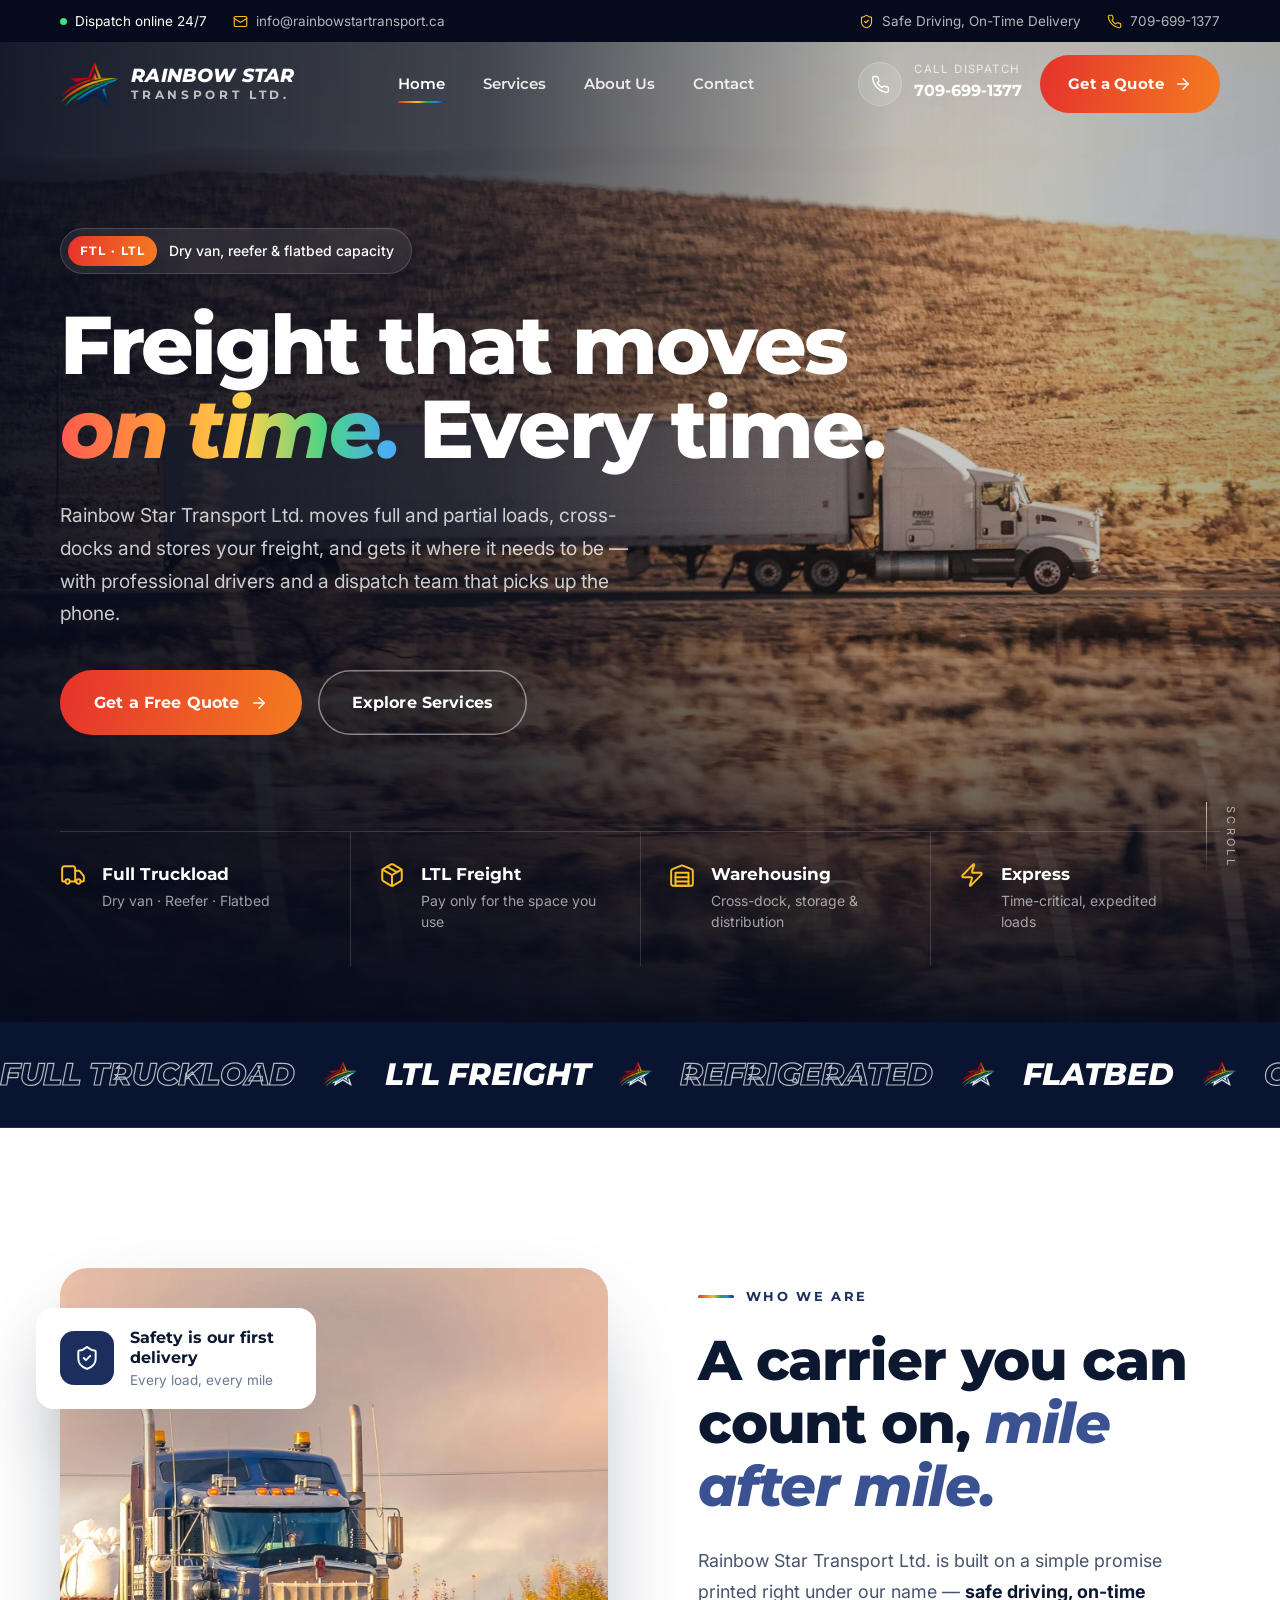
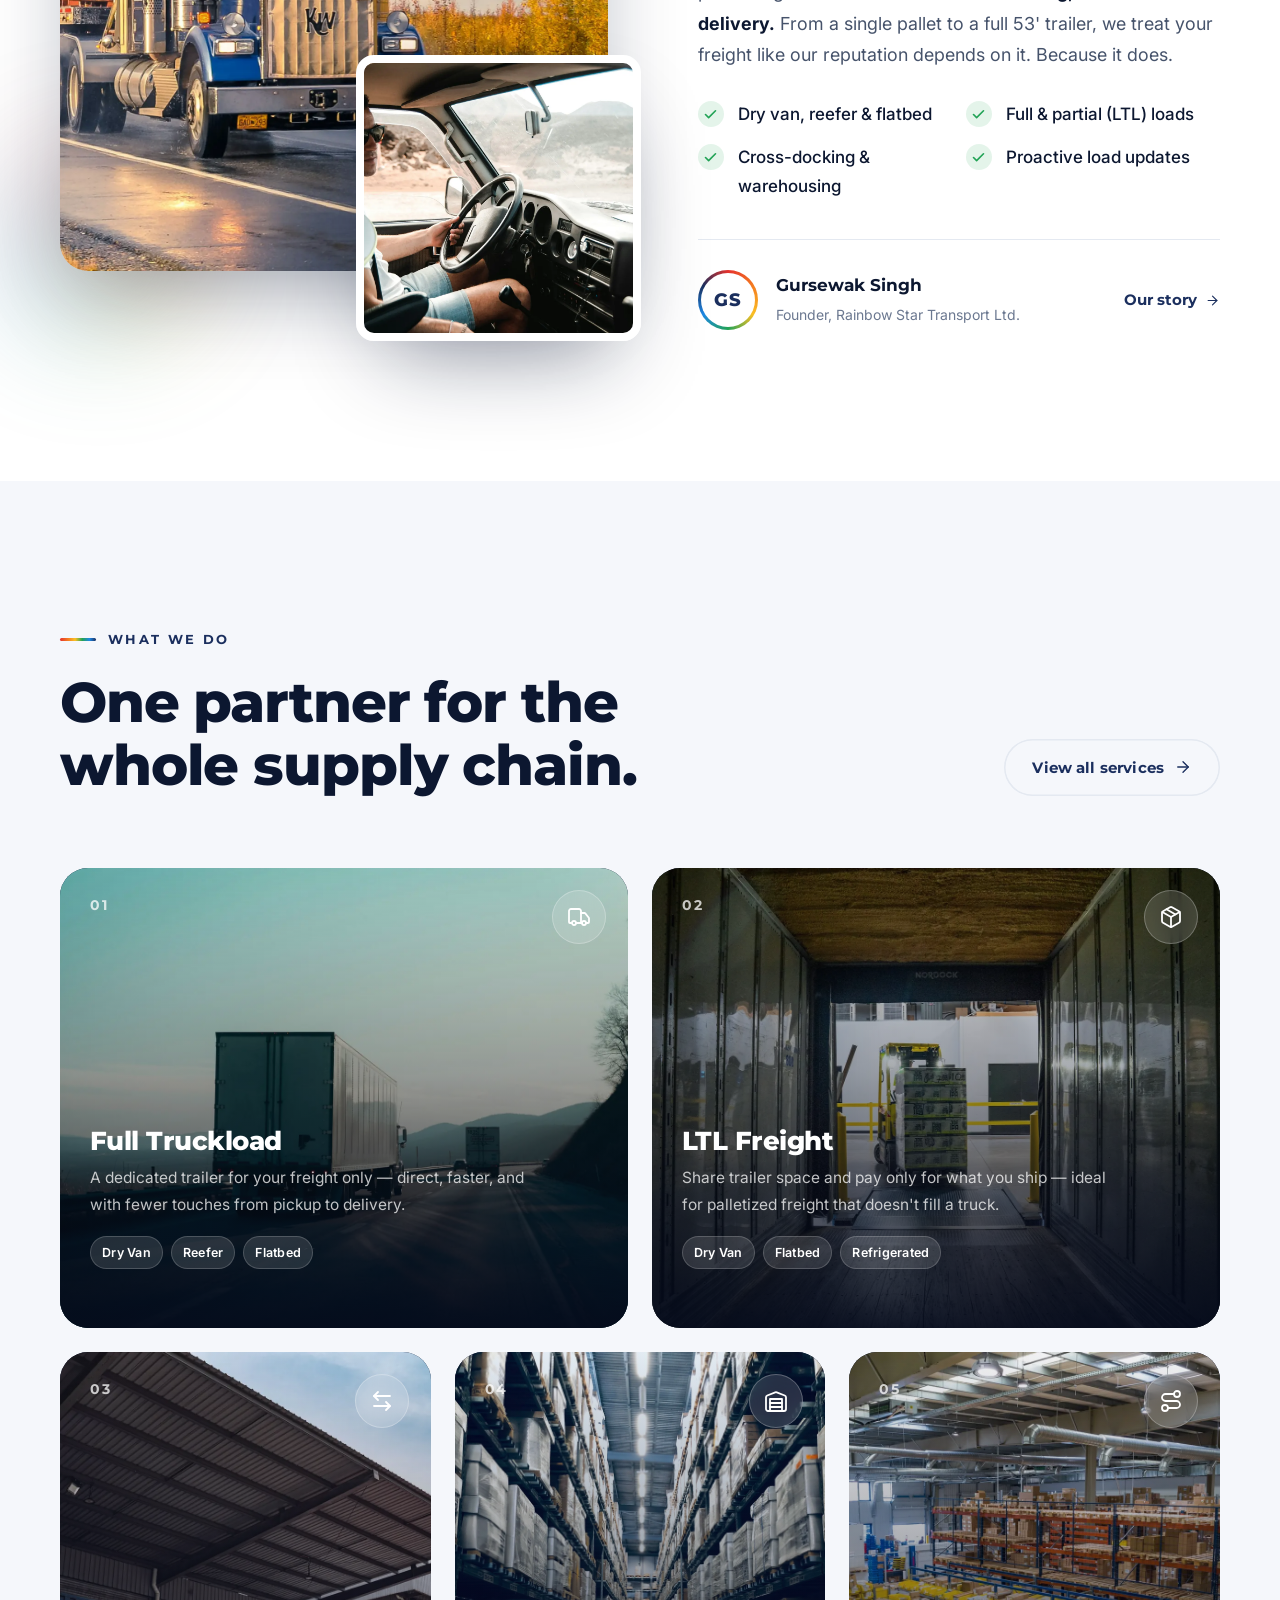
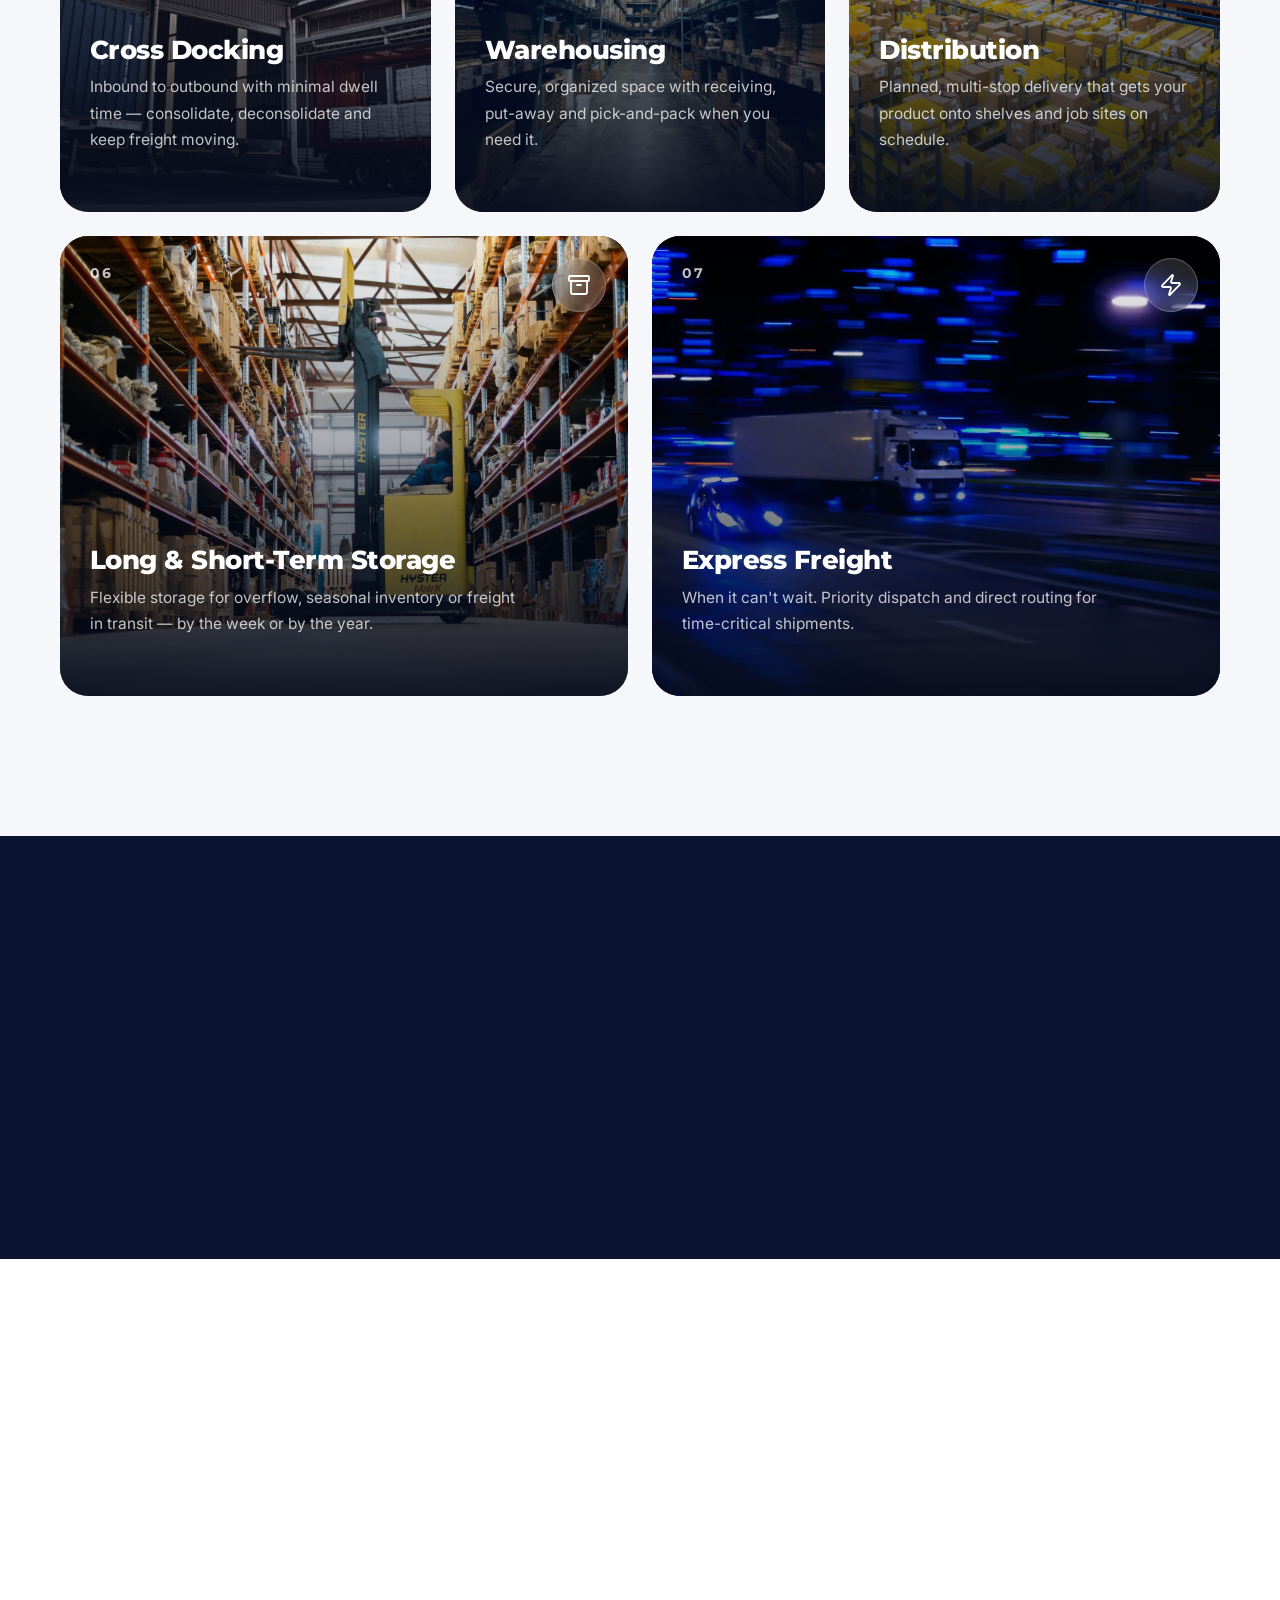
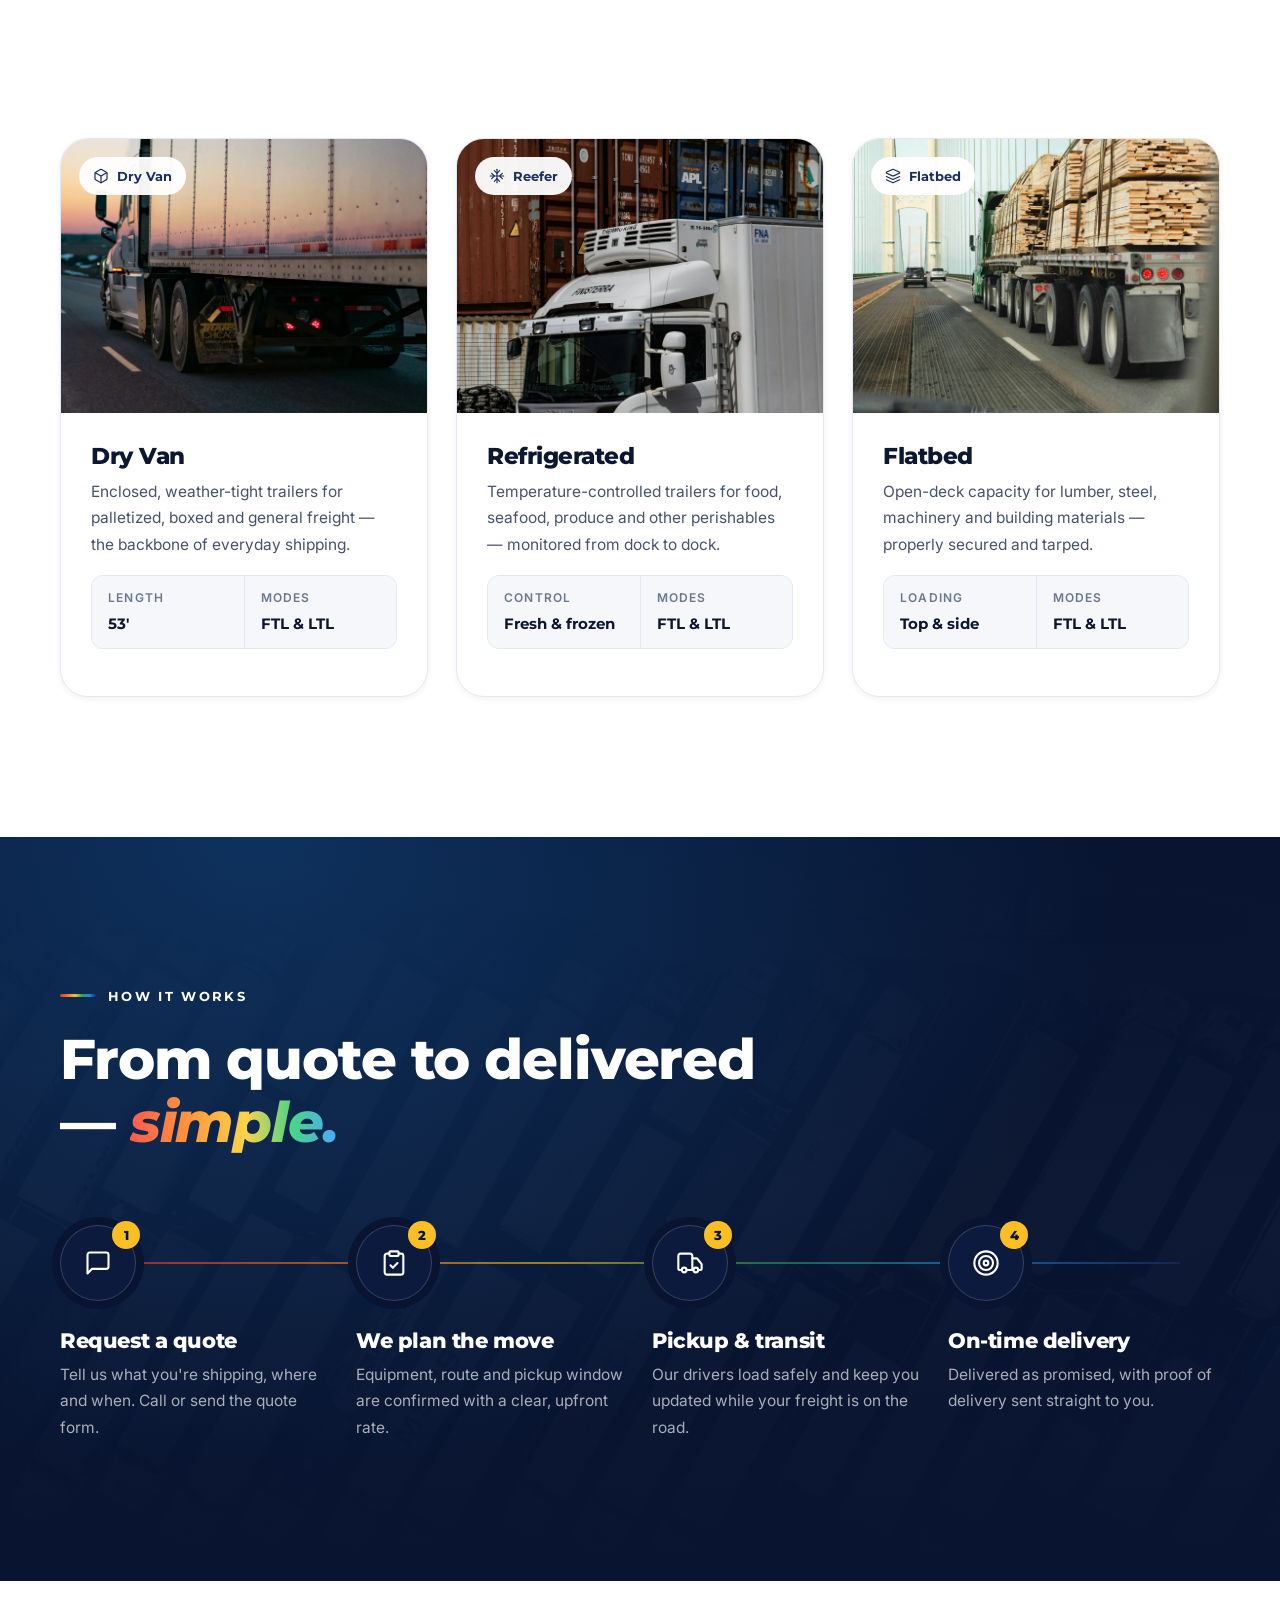
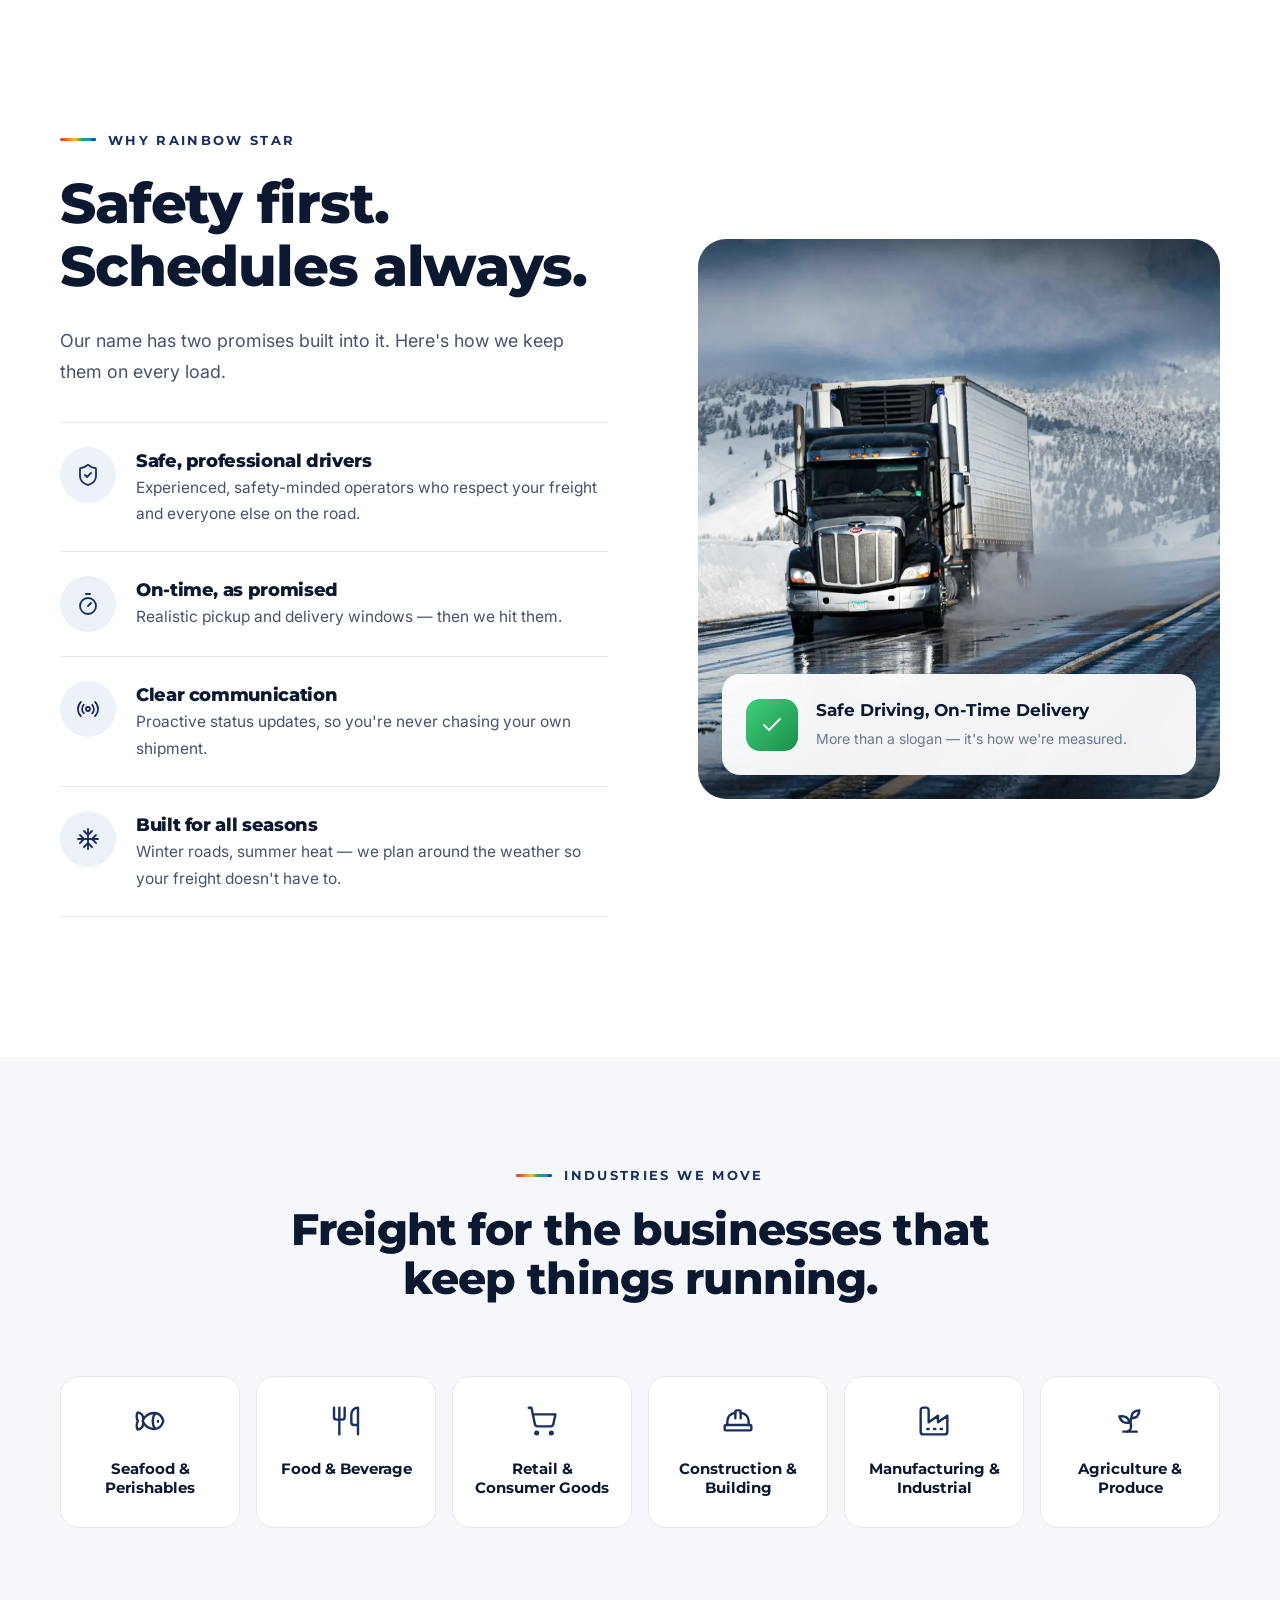
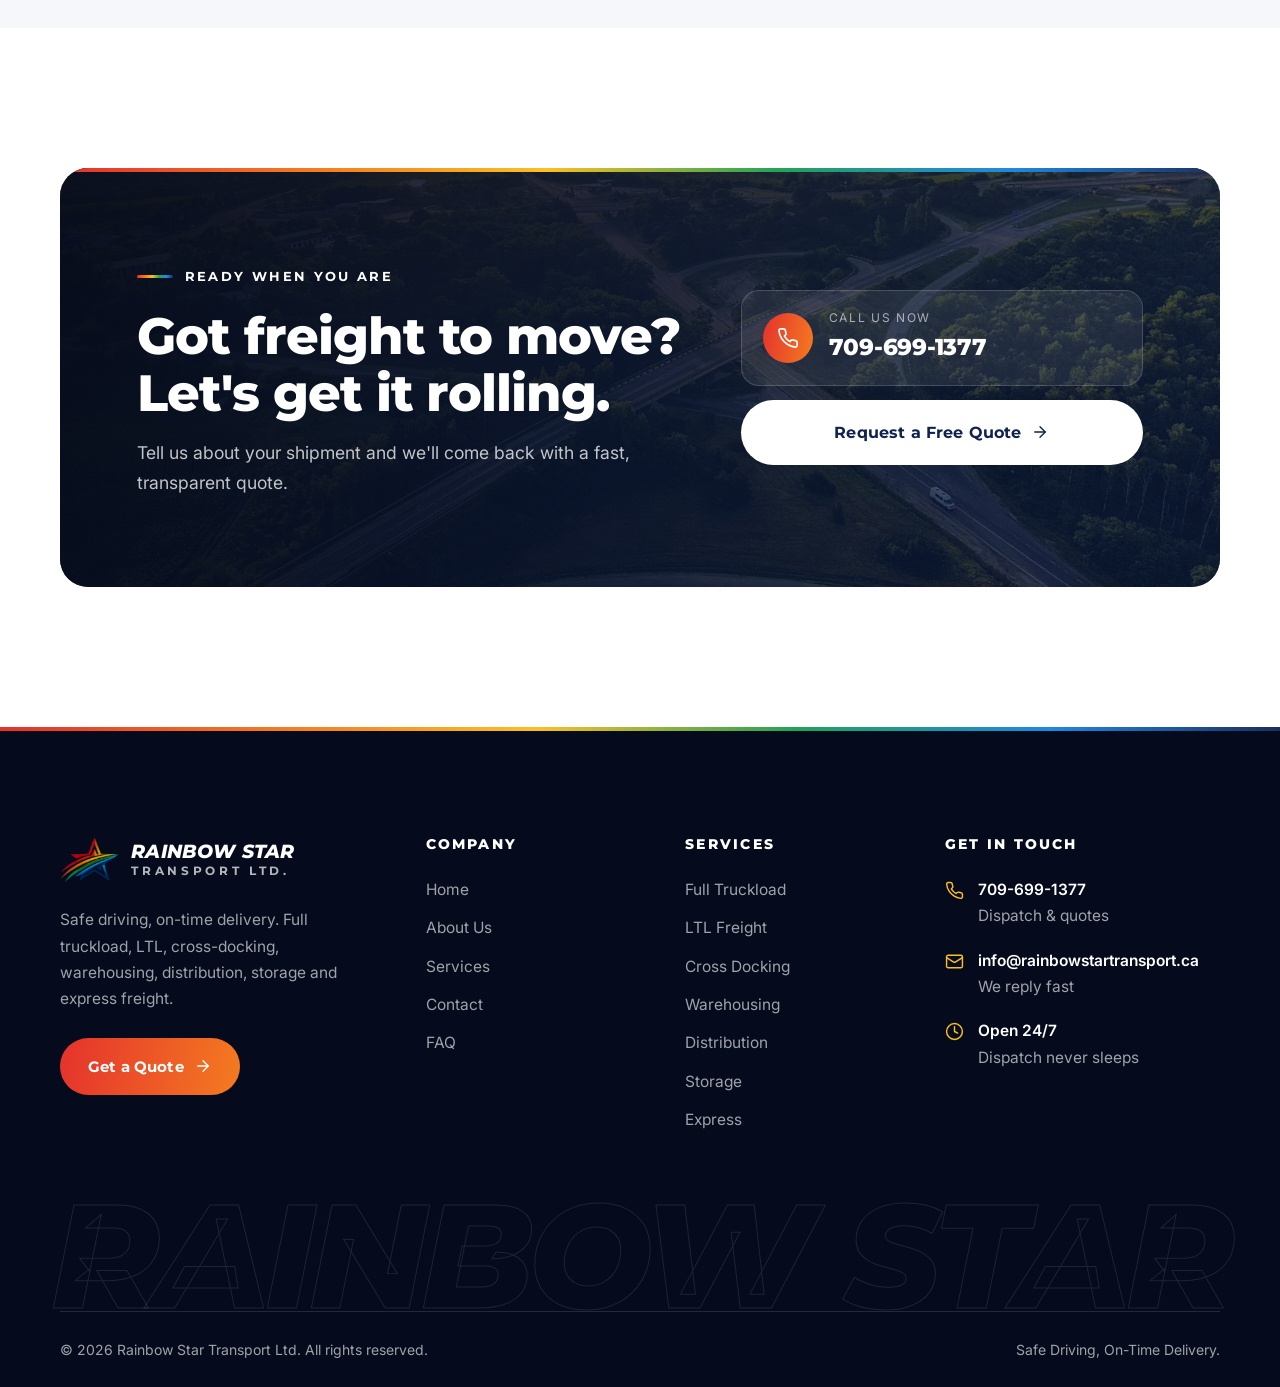
<file: index.html>
<!DOCTYPE html>
<html lang="en" class="no-js">
<head>
  <meta charset="utf-8">
  <meta name="viewport" content="width=device-width, initial-scale=1">
  <title>Rainbow Star Transport Ltd. | Truckload, LTL, Warehousing &amp; Distribution</title>
  <meta name="description" content="Rainbow Star Transport Ltd. — safe driving, on-time delivery. Full truckload (dry van, reefer, flatbed), LTL, cross-docking, warehousing, distribution, long & short-term storage and express freight. Call 709-699-1377.">
  <meta name="theme-color" content="#081430">
  <meta property="og:type" content="website">
  <meta property="og:title" content="Rainbow Star Transport Ltd. — Safe Driving, On-Time Delivery">
  <meta property="og:description" content="FTL, LTL, cross-docking, warehousing, distribution, storage and express freight. Get a fast quote: 709-699-1377.">
  <meta property="og:image" content="assets/img/og-image.jpg">
  <link rel="icon" type="image/png" href="assets/img/favicon.png">
  <link rel="apple-touch-icon" href="assets/img/favicon.png">
  <link rel="preconnect" href="https://fonts.googleapis.com">
  <link rel="preconnect" href="https://fonts.gstatic.com" crossorigin>
  <link href="https://fonts.googleapis.com/css2?family=Inter:wght@400;500;600&family=Montserrat:ital,wght@0,600;0,700;0,800;1,700;1,800&display=swap" rel="stylesheet">
  <link rel="preload" as="image" href="assets/img/photos/desert-haul.webp">
  <link rel="stylesheet" href="assets/css/styles.css?v=1.3">
  <script type="application/ld+json">
  {
    "@context": "https://schema.org",
    "@type": "LocalBusiness",
    "name": "Rainbow Star Transport Ltd.",
    "slogan": "Safe Driving, On Time Delivery",
    "telephone": "+1-709-699-1377",
    "email": "info@rainbowstartransport.ca",
    "image": "assets/img/og-image.jpg",
    "founder": { "@type": "Person", "name": "Gursewak Singh" },
    "openingHours": "Mo-Su 00:00-23:59",
    "areaServed": "Canada",
    "makesOffer": [
      { "@type": "Offer", "itemOffered": { "@type": "Service", "name": "Full Truckload (Dry Van, Reefer, Flatbed)" } },
      { "@type": "Offer", "itemOffered": { "@type": "Service", "name": "LTL (Dry Van, Flatbed, Refrigerated)" } },
      { "@type": "Offer", "itemOffered": { "@type": "Service", "name": "Cross Docking" } },
      { "@type": "Offer", "itemOffered": { "@type": "Service", "name": "Warehousing" } },
      { "@type": "Offer", "itemOffered": { "@type": "Service", "name": "Distribution" } },
      { "@type": "Offer", "itemOffered": { "@type": "Service", "name": "Long & Short-Term Storage" } },
      { "@type": "Offer", "itemOffered": { "@type": "Service", "name": "Express Freight" } }
    ]
  }
  </script>
</head>
<body>
<script src="assets/js/icons.js?v=1.3"></script>
<a class="skip-link" href="#main">Skip to content</a>

<!-- ============ TOP BAR ============ -->
<div class="topbar">
  <div class="container">
    <div class="topbar__group">
      <span class="topbar__live">Dispatch online 24/7</span>
      <a href="mailto:info@rainbowstartransport.ca" class="topbar__hide-sm"><svg class="icon"><use href="#i-mail"/></svg>info@rainbowstartransport.ca</a>
    </div>
    <div class="topbar__group topbar__group--hide-sm">
      <span><svg class="icon"><use href="#i-shield"/></svg>Safe Driving, On-Time Delivery</span>
      <a href="tel:+17096991377"><svg class="icon"><use href="#i-phone"/></svg>709-699-1377</a>
    </div>
  </div>
</div>

<!-- ============ HEADER ============ -->
<header class="header">
  <div class="container">
    <a href="index.html" class="brand" aria-label="Rainbow Star Transport — Home">
      <img src="assets/img/star-mark.png" alt="" width="60" height="46">
      <span class="brand__text"><span class="brand__name">Rainbow Star</span><span class="brand__sub">Transport Ltd.</span></span>
    </a>
    <nav class="nav" aria-label="Primary">
      <a class="nav__link is-active" href="index.html" aria-current="page">Home</a>
      <a class="nav__link" href="services.html">Services</a>
      <a class="nav__link" href="about.html">About Us</a>
      <a class="nav__link" href="contact.html">Contact</a>
    </nav>
    <div class="header__cta">
      <a class="header__phone" href="tel:+17096991377">
        <span class="header__phone-icon"><svg class="icon"><use href="#i-phone"/></svg></span>
        <div><small>Call dispatch</small><strong>709-699-1377</strong></div>
      </a>
      <a class="btn btn--primary" href="contact.html">Get a Quote <svg class="icon"><use href="#i-arrow"/></svg></a>
      <button class="menu-toggle" aria-label="Open menu" aria-expanded="false" aria-controls="drawer"><svg class="icon"><use href="#i-menu"/></svg></button>
    </div>
  </div>
</header>

<!-- ============ MOBILE DRAWER ============ -->
<div class="drawer" id="drawer" aria-hidden="true">
  <div class="drawer__backdrop" data-close></div>
  <div class="drawer__panel" role="dialog" aria-modal="true" aria-label="Menu">
    <div class="drawer__top">
      <a href="index.html" class="brand"><img src="assets/img/star-mark.png" alt="" width="60" height="46"><span class="brand__text"><span class="brand__name">Rainbow Star</span><span class="brand__sub">Transport Ltd.</span></span></a>
      <button class="drawer__close" data-close aria-label="Close menu"><svg class="icon"><use href="#i-x"/></svg></button>
    </div>
    <nav class="drawer__nav" aria-label="Mobile">
      <a href="index.html" class="is-active">Home <svg class="icon"><use href="#i-arrow-up-right"/></svg></a>
      <a href="services.html">Services <svg class="icon"><use href="#i-arrow-up-right"/></svg></a>
      <a href="about.html">About Us <svg class="icon"><use href="#i-arrow-up-right"/></svg></a>
      <a href="contact.html">Contact <svg class="icon"><use href="#i-arrow-up-right"/></svg></a>
    </nav>
    <div class="drawer__foot">
      <a class="drawer__contact" href="tel:+17096991377"><svg class="icon"><use href="#i-phone"/></svg>709-699-1377</a>
      <a class="drawer__contact" href="mailto:info@rainbowstartransport.ca"><svg class="icon"><use href="#i-mail"/></svg>info@rainbowstartransport.ca</a>
      <a class="btn btn--primary btn--block" href="contact.html">Request a Free Quote <svg class="icon"><use href="#i-arrow"/></svg></a>
    </div>
  </div>
</div>

<main id="main">

<!-- ============ HERO ============ -->
<section class="hero">
  <div class="hero__media"><img src="assets/img/photos/desert-haul.webp" alt="Semi truck hauling a trailer across open country at golden hour" fetchpriority="high"></div>
  <div class="container hero__inner">
    <div class="hero__content">
      <div class="hero__badge reveal"><b>FTL · LTL</b> Dry van, reefer &amp; flatbed capacity</div>
      <h1 class="h-display reveal" style="--d:.1s">Freight that moves<br><span class="text-rainbow italic">on time.</span> Every time.</h1>
      <p class="hero__lead reveal" style="--d:.2s">Rainbow Star Transport Ltd. moves full and partial loads, cross-docks and stores your freight, and gets it where it needs to be — with professional drivers and a dispatch team that picks up the phone.</p>
      <div class="hero__actions reveal" style="--d:.3s">
        <a class="btn btn--primary btn--lg" href="contact.html">Get a Free Quote <svg class="icon"><use href="#i-arrow"/></svg></a>
        <a class="btn btn--ghost btn--lg" href="services.html">Explore Services</a>
      </div>
    </div>
    <div class="hero__bar reveal" style="--d:.45s">
      <div class="hero__bar-item"><svg class="icon"><use href="#i-truck"/></svg><div><strong>Full Truckload</strong><span>Dry van · Reefer · Flatbed</span></div></div>
      <div class="hero__bar-item"><svg class="icon"><use href="#i-package"/></svg><div><strong>LTL Freight</strong><span>Pay only for the space you use</span></div></div>
      <div class="hero__bar-item"><svg class="icon"><use href="#i-warehouse"/></svg><div><strong>Warehousing</strong><span>Cross-dock, storage &amp; distribution</span></div></div>
      <div class="hero__bar-item"><svg class="icon"><use href="#i-zap"/></svg><div><strong>Express</strong><span>Time-critical, expedited loads</span></div></div>
    </div>
  </div>
  <div class="scroll-cue" aria-hidden="true">Scroll</div>
</section>

<!-- ============ MARQUEE ============ -->
<div class="marquee" aria-hidden="true">
  <div class="marquee__track">
    <div class="marquee__item"><span>Full Truckload</span><img src="assets/img/star-mark-white.png" alt="" width="34" height="26"></div>
    <div class="marquee__item"><span>LTL Freight</span><img src="assets/img/star-mark-white.png" alt="" width="34" height="26"></div>
    <div class="marquee__item"><span>Refrigerated</span><img src="assets/img/star-mark-white.png" alt="" width="34" height="26"></div>
    <div class="marquee__item"><span>Flatbed</span><img src="assets/img/star-mark-white.png" alt="" width="34" height="26"></div>
    <div class="marquee__item"><span>Cross Docking</span><img src="assets/img/star-mark-white.png" alt="" width="34" height="26"></div>
    <div class="marquee__item"><span>Warehousing</span><img src="assets/img/star-mark-white.png" alt="" width="34" height="26"></div>
    <div class="marquee__item"><span>Distribution</span><img src="assets/img/star-mark-white.png" alt="" width="34" height="26"></div>
    <div class="marquee__item"><span>Express</span><img src="assets/img/star-mark-white.png" alt="" width="34" height="26"></div>
    <!-- duplicate for seamless loop -->
    <div class="marquee__item"><span>Full Truckload</span><img src="assets/img/star-mark-white.png" alt="" width="34" height="26"></div>
    <div class="marquee__item"><span>LTL Freight</span><img src="assets/img/star-mark-white.png" alt="" width="34" height="26"></div>
    <div class="marquee__item"><span>Refrigerated</span><img src="assets/img/star-mark-white.png" alt="" width="34" height="26"></div>
    <div class="marquee__item"><span>Flatbed</span><img src="assets/img/star-mark-white.png" alt="" width="34" height="26"></div>
    <div class="marquee__item"><span>Cross Docking</span><img src="assets/img/star-mark-white.png" alt="" width="34" height="26"></div>
    <div class="marquee__item"><span>Warehousing</span><img src="assets/img/star-mark-white.png" alt="" width="34" height="26"></div>
    <div class="marquee__item"><span>Distribution</span><img src="assets/img/star-mark-white.png" alt="" width="34" height="26"></div>
    <div class="marquee__item"><span>Express</span><img src="assets/img/star-mark-white.png" alt="" width="34" height="26"></div>
  </div>
</div>

<!-- ============ INTRO ============ -->
<section class="section">
  <div class="container split">
    <div class="collage reveal reveal--left">
      <div class="collage__ring"></div>
      <div class="collage__main"><img src="assets/img/photos/blue-rig-dawn.webp" alt="Blue semi truck hauling freight on a wet highway at dawn" loading="lazy"></div>
      <div class="collage__sub"><img src="assets/img/photos/driver-cab.webp" alt="Professional driver at the wheel" loading="lazy"></div>
      <div class="collage__badge">
        <div class="collage__badge-icon"><svg class="icon"><use href="#i-shield"/></svg></div>
        <div><strong>Safety is our first delivery</strong><span>Every load, every mile</span></div>
      </div>
    </div>
    <div class="reveal reveal--right">
      <span class="eyebrow">Who we are</span>
      <h2 class="h-xl">A carrier you can count on, <span class="italic" style="color:var(--navy-500)">mile after mile.</span></h2>
      <p class="lead">Rainbow Star Transport Ltd. is built on a simple promise printed right under our name — <strong style="color:var(--ink)">safe driving, on-time delivery.</strong> From a single pallet to a full 53' trailer, we treat your freight like our reputation depends on it. Because it does.</p>
      <ul class="checklist checklist--2">
        <li><span class="tick"><svg class="icon"><use href="#i-check"/></svg></span>Dry van, reefer &amp; flatbed</li>
        <li><span class="tick"><svg class="icon"><use href="#i-check"/></svg></span>Full &amp; partial (LTL) loads</li>
        <li><span class="tick"><svg class="icon"><use href="#i-check"/></svg></span>Cross-docking &amp; warehousing</li>
        <li><span class="tick"><svg class="icon"><use href="#i-check"/></svg></span>Proactive load updates</li>
      </ul>
      <div class="signature">
        <div class="monogram">GS</div>
        <div><strong>Gursewak Singh</strong><span>Founder, Rainbow Star Transport Ltd.</span></div>
        <a class="link-arrow" href="about.html" style="margin-left:auto">Our story <svg class="icon"><use href="#i-arrow"/></svg></a>
      </div>
    </div>
  </div>
</section>

<!-- ============ SERVICES ============ -->
<section class="section section--alt" id="services">
  <div class="container">
    <div class="section-head section-head--row">
      <div class="reveal">
        <span class="eyebrow">What we do</span>
        <h2 class="h-xl" style="margin:0">One partner for the whole supply chain.</h2>
      </div>
      <div class="reveal" style="--d:.1s">
        <a class="btn btn--outline" href="services.html">View all services <svg class="icon"><use href="#i-arrow"/></svg></a>
      </div>
    </div>

    <div class="services-grid">
      <a href="services.html#ftl" class="svc-card svc-card--wide reveal">
        <div class="svc-card__img"><img src="assets/img/photos/highway-convoy.webp" alt="Two semi trucks travelling on the highway" loading="lazy"></div>
        <span class="svc-card__num">01</span>
        <span class="svc-card__icon"><svg class="icon"><use href="#i-truck"/></svg></span>
        <div class="svc-card__body">
          <h3>Full Truckload</h3>
          <p>A dedicated trailer for your freight only — direct, faster, and with fewer touches from pickup to delivery.</p>
          <div class="svc-card__tags"><span class="tag">Dry Van</span><span class="tag">Reefer</span><span class="tag">Flatbed</span></div>
          <span class="svc-card__more">Learn more <svg class="icon"><use href="#i-arrow"/></svg></span>
        </div>
      </a>
      <a href="services.html#ltl" class="svc-card svc-card--wide reveal" style="--d:.1s">
        <div class="svc-card__img"><img src="assets/img/photos/trailer-loading.webp" alt="Pallets being loaded into a trailer with a forklift" loading="lazy"></div>
        <span class="svc-card__num">02</span>
        <span class="svc-card__icon"><svg class="icon"><use href="#i-package"/></svg></span>
        <div class="svc-card__body">
          <h3>LTL Freight</h3>
          <p>Share trailer space and pay only for what you ship — ideal for palletized freight that doesn't fill a truck.</p>
          <div class="svc-card__tags"><span class="tag">Dry Van</span><span class="tag">Flatbed</span><span class="tag">Refrigerated</span></div>
          <span class="svc-card__more">Learn more <svg class="icon"><use href="#i-arrow"/></svg></span>
        </div>
      </a>
      <a href="services.html#cross-docking" class="svc-card reveal">
        <div class="svc-card__img"><img src="assets/img/photos/crossdock.webp" alt="Trailers backed into a cross-dock facility" loading="lazy"></div>
        <span class="svc-card__num">03</span>
        <span class="svc-card__icon"><svg class="icon"><use href="#i-swap"/></svg></span>
        <div class="svc-card__body">
          <h3>Cross Docking</h3>
          <p>Inbound to outbound with minimal dwell time — consolidate, deconsolidate and keep freight moving.</p>
          <span class="svc-card__more">Learn more <svg class="icon"><use href="#i-arrow"/></svg></span>
        </div>
      </a>
      <a href="services.html#warehousing" class="svc-card reveal" style="--d:.1s">
        <div class="svc-card__img"><img src="assets/img/photos/warehouse-racking.webp" alt="Tall warehouse racking stocked with pallets" loading="lazy"></div>
        <span class="svc-card__num">04</span>
        <span class="svc-card__icon"><svg class="icon"><use href="#i-warehouse"/></svg></span>
        <div class="svc-card__body">
          <h3>Warehousing</h3>
          <p>Secure, organized space with receiving, put-away and pick-and-pack when you need it.</p>
          <span class="svc-card__more">Learn more <svg class="icon"><use href="#i-arrow"/></svg></span>
        </div>
      </a>
      <a href="services.html#distribution" class="svc-card reveal" style="--d:.2s">
        <div class="svc-card__img"><img src="assets/img/photos/distribution.webp" alt="Busy distribution centre with sorted parcels" loading="lazy"></div>
        <span class="svc-card__num">05</span>
        <span class="svc-card__icon"><svg class="icon"><use href="#i-route"/></svg></span>
        <div class="svc-card__body">
          <h3>Distribution</h3>
          <p>Planned, multi-stop delivery that gets your product onto shelves and job sites on schedule.</p>
          <span class="svc-card__more">Learn more <svg class="icon"><use href="#i-arrow"/></svg></span>
        </div>
      </a>
      <a href="services.html#storage" class="svc-card svc-card--wide reveal">
        <div class="svc-card__img"><img src="assets/img/photos/reach-truck.webp" alt="Reach truck retrieving pallets from high racking" loading="lazy" style="object-position:50% 35%"></div>
        <span class="svc-card__num">06</span>
        <span class="svc-card__icon"><svg class="icon"><use href="#i-archive"/></svg></span>
        <div class="svc-card__body">
          <h3>Long &amp; Short-Term Storage</h3>
          <p>Flexible storage for overflow, seasonal inventory or freight in transit — by the week or by the year.</p>
          <span class="svc-card__more">Learn more <svg class="icon"><use href="#i-arrow"/></svg></span>
        </div>
      </a>
      <a href="services.html#express" class="svc-card svc-card--wide reveal" style="--d:.1s">
        <div class="svc-card__img"><img src="assets/img/photos/night-express.webp" alt="Truck speeding through the city at night" loading="lazy"></div>
        <span class="svc-card__num">07</span>
        <span class="svc-card__icon"><svg class="icon"><use href="#i-zap"/></svg></span>
        <div class="svc-card__body">
          <h3>Express Freight</h3>
          <p>When it can't wait. Priority dispatch and direct routing for time-critical shipments.</p>
          <span class="svc-card__more">Learn more <svg class="icon"><use href="#i-arrow"/></svg></span>
        </div>
      </a>
    </div>
  </div>
</section>

<!-- ============ STATS ============ -->
<section class="section--dark section--tight" style="padding-top:clamp(60px,8vw,100px);padding-bottom:clamp(60px,8vw,100px)">
  <div class="container">
    <div class="stats reveal">
      <div class="stat"><div class="stat__value"><span data-count="24">24</span><sup>/7</sup></div><div class="stat__label">Dispatch availability — real people, any hour</div><div class="stat__bar" style="background:var(--red)"></div></div>
      <div class="stat"><div class="stat__value"><span data-count="3">3</span></div><div class="stat__label">Equipment types: dry van, reefer &amp; flatbed</div><div class="stat__bar" style="background:var(--yellow)"></div></div>
      <div class="stat"><div class="stat__value"><span data-count="7">7</span></div><div class="stat__label">Logistics services under one roof</div><div class="stat__bar" style="background:var(--green)"></div></div>
      <div class="stat"><div class="stat__value"><span data-count="1">1</span></div><div class="stat__label">Dedicated point of contact for every load</div><div class="stat__bar" style="background:var(--blue)"></div></div>
    </div>
  </div>
</section>

<!-- ============ EQUIPMENT ============ -->
<section class="section">
  <div class="container">
    <div class="section-head section-head--center reveal">
      <span class="eyebrow">Our equipment</span>
      <h2 class="h-xl">The right trailer for every load.</h2>
      <p class="lead">Whether it's general merchandise, temperature-sensitive product or oversized materials, we match your freight to the equipment that protects it best.</p>
    </div>
    <div class="equip-grid">
      <article class="equip reveal">
        <div class="equip__img"><img src="assets/img/photos/trailer-sunset.webp" alt="53-foot dry van trailer on the road at sunset" loading="lazy" style="object-position:50% 70%"><span class="equip__chip"><svg class="icon"><use href="#i-box"/></svg>Dry Van</span></div>
        <div class="equip__body">
          <h3>Dry Van</h3>
          <p>Enclosed, weather-tight trailers for palletized, boxed and general freight — the backbone of everyday shipping.</p>
          <dl class="specs"><div><dt>Length</dt><dd>53'</dd></div><div><dt>Modes</dt><dd>FTL &amp; LTL</dd></div></dl>
        </div>
      </article>
      <article class="equip reveal" style="--d:.1s">
        <div class="equip__img"><img src="assets/img/photos/reefer-unit.webp" alt="Refrigerated truck with reefer unit" loading="lazy" style="object-position:50% 30%"><span class="equip__chip"><svg class="icon"><use href="#i-snowflake"/></svg>Reefer</span></div>
        <div class="equip__body">
          <h3>Refrigerated</h3>
          <p>Temperature-controlled trailers for food, seafood, produce and other perishables — monitored from dock to dock.</p>
          <dl class="specs"><div><dt>Control</dt><dd>Fresh &amp; frozen</dd></div><div><dt>Modes</dt><dd>FTL &amp; LTL</dd></div></dl>
        </div>
      </article>
      <article class="equip reveal" style="--d:.2s">
        <div class="equip__img"><img src="assets/img/photos/flatbed-lumber.webp" alt="Flatbed truck loaded with lumber" loading="lazy" style="object-position:50% 55%"><span class="equip__chip"><svg class="icon"><use href="#i-layers"/></svg>Flatbed</span></div>
        <div class="equip__body">
          <h3>Flatbed</h3>
          <p>Open-deck capacity for lumber, steel, machinery and building materials — properly secured and tarped.</p>
          <dl class="specs"><div><dt>Loading</dt><dd>Top &amp; side</dd></div><div><dt>Modes</dt><dd>FTL &amp; LTL</dd></div></dl>
        </div>
      </article>
    </div>
  </div>
</section>

<!-- ============ PROCESS ============ -->
<section class="section section--dark process">
  <div class="process__bg"><img src="assets/img/photos/fleet-aerial.webp" alt="" loading="lazy"></div>
  <div class="container">
    <div class="section-head reveal">
      <span class="eyebrow">How it works</span>
      <h2 class="h-xl">From quote to delivered — <span class="text-rainbow italic">simple.</span></h2>
    </div>
    <div class="steps">
      <div class="step reveal"><div class="step__dot"><svg class="icon"><use href="#i-message"/></svg><span class="step__n">1</span></div><h3>Request a quote</h3><p>Tell us what you're shipping, where and when. Call or send the quote form.</p></div>
      <div class="step reveal" style="--d:.1s"><div class="step__dot"><svg class="icon"><use href="#i-clipboard"/></svg><span class="step__n">2</span></div><h3>We plan the move</h3><p>Equipment, route and pickup window are confirmed with a clear, upfront rate.</p></div>
      <div class="step reveal" style="--d:.2s"><div class="step__dot"><svg class="icon"><use href="#i-truck"/></svg><span class="step__n">3</span></div><h3>Pickup &amp; transit</h3><p>Our drivers load safely and keep you updated while your freight is on the road.</p></div>
      <div class="step reveal" style="--d:.3s"><div class="step__dot"><svg class="icon"><use href="#i-target"/></svg><span class="step__n">4</span></div><h3>On-time delivery</h3><p>Delivered as promised, with proof of delivery sent straight to you.</p></div>
    </div>
  </div>
</section>

<!-- ============ WHY US ============ -->
<section class="section">
  <div class="container split">
    <div class="reveal reveal--left">
      <span class="eyebrow">Why Rainbow Star</span>
      <h2 class="h-xl">Safety first. Schedules always.</h2>
      <p class="lead">Our name has two promises built into it. Here's how we keep them on every load.</p>
      <div class="pillars">
        <div class="pillar"><div class="pillar__icon"><svg class="icon"><use href="#i-shield"/></svg></div><div><h4>Safe, professional drivers</h4><p>Experienced, safety-minded operators who respect your freight and everyone else on the road.</p></div></div>
        <div class="pillar"><div class="pillar__icon"><svg class="icon"><use href="#i-timer"/></svg></div><div><h4>On-time, as promised</h4><p>Realistic pickup and delivery windows — then we hit them.</p></div></div>
        <div class="pillar"><div class="pillar__icon"><svg class="icon"><use href="#i-radio"/></svg></div><div><h4>Clear communication</h4><p>Proactive status updates, so you're never chasing your own shipment.</p></div></div>
        <div class="pillar"><div class="pillar__icon"><svg class="icon"><use href="#i-snowflake"/></svg></div><div><h4>Built for all seasons</h4><p>Winter roads, summer heat — we plan around the weather so your freight doesn't have to.</p></div></div>
      </div>
    </div>
    <div class="band-img reveal reveal--right">
      <img src="assets/img/photos/winter-haul.webp" alt="Semi truck driving on a snowy highway" loading="lazy" style="object-position:60% 50%">
      <div class="float-card">
        <div class="icon-wrap bg-green"><svg class="icon"><use href="#i-check"/></svg></div>
        <div><strong>Safe Driving, On-Time Delivery</strong><span>More than a slogan — it's how we're measured.</span></div>
      </div>
    </div>
  </div>
</section>

<!-- ============ INDUSTRIES ============ -->
<section class="section section--alt section--tight">
  <div class="container">
    <div class="section-head section-head--center reveal">
      <span class="eyebrow">Industries we move</span>
      <h2 class="h-lg">Freight for the businesses that keep things running.</h2>
    </div>
    <div class="industries">
      <div class="industry reveal"><svg class="icon"><use href="#i-fish"/></svg><span>Seafood &amp; Perishables</span></div>
      <div class="industry reveal" style="--d:.05s"><svg class="icon"><use href="#i-utensils"/></svg><span>Food &amp; Beverage</span></div>
      <div class="industry reveal" style="--d:.1s"><svg class="icon"><use href="#i-cart"/></svg><span>Retail &amp; Consumer Goods</span></div>
      <div class="industry reveal" style="--d:.15s"><svg class="icon"><use href="#i-hardhat"/></svg><span>Construction &amp; Building</span></div>
      <div class="industry reveal" style="--d:.2s"><svg class="icon"><use href="#i-factory"/></svg><span>Manufacturing &amp; Industrial</span></div>
      <div class="industry reveal" style="--d:.25s"><svg class="icon"><use href="#i-sprout"/></svg><span>Agriculture &amp; Produce</span></div>
    </div>
  </div>
</section>

<!-- ============ CTA ============ -->
<section class="section">
  <div class="container">
    <div class="cta reveal reveal--zoom">
      <div class="cta__bg"><img src="assets/img/photos/interchange.webp" alt="" loading="lazy"></div>
      <div class="cta__grid">
        <div>
          <span class="eyebrow on-dark" style="color:#fff">Ready when you are</span>
          <h2>Got freight to move? Let's get it rolling.</h2>
          <p>Tell us about your shipment and we'll come back with a fast, transparent quote.</p>
        </div>
        <div class="cta__actions">
          <a class="cta__phone" href="tel:+17096991377"><span class="icon-wrap"><svg class="icon"><use href="#i-phone"/></svg></span><span><small>Call us now</small><strong>709-699-1377</strong></span></a>
          <a class="btn btn--light btn--lg" href="contact.html">Request a Free Quote <svg class="icon"><use href="#i-arrow"/></svg></a>
        </div>
      </div>
    </div>
  </div>
</section>

</main>

<!-- ============ FOOTER ============ -->
<footer class="footer">
  <div class="container">
    <div class="footer__top">
      <div>
        <a href="index.html" class="brand"><img src="assets/img/star-mark.png" alt="" width="60" height="46"><span class="brand__text"><span class="brand__name">Rainbow Star</span><span class="brand__sub">Transport Ltd.</span></span></a>
        <p>Safe driving, on-time delivery. Full truckload, LTL, cross-docking, warehousing, distribution, storage and express freight.</p>
        <a class="btn btn--primary" href="contact.html" style="margin-top:8px">Get a Quote <svg class="icon"><use href="#i-arrow"/></svg></a>
      </div>
      <div>
        <h4>Company</h4>
        <ul class="footer__links">
          <li><a href="index.html">Home</a></li>
          <li><a href="about.html">About Us</a></li>
          <li><a href="services.html">Services</a></li>
          <li><a href="contact.html">Contact</a></li>
          <li><a href="contact.html#faq">FAQ</a></li>
        </ul>
      </div>
      <div>
        <h4>Services</h4>
        <ul class="footer__links">
          <li><a href="services.html#ftl">Full Truckload</a></li>
          <li><a href="services.html#ltl">LTL Freight</a></li>
          <li><a href="services.html#cross-docking">Cross Docking</a></li>
          <li><a href="services.html#warehousing">Warehousing</a></li>
          <li><a href="services.html#distribution">Distribution</a></li>
          <li><a href="services.html#storage">Storage</a></li>
          <li><a href="services.html#express">Express</a></li>
        </ul>
      </div>
      <div>
        <h4>Get in touch</h4>
        <div class="footer__contact">
          <a href="tel:+17096991377"><svg class="icon"><use href="#i-phone"/></svg><span><strong>709-699-1377</strong>Dispatch &amp; quotes</span></a>
          <a href="mailto:info@rainbowstartransport.ca"><svg class="icon"><use href="#i-mail"/></svg><span><strong>info@rainbowstartransport.ca</strong>We reply fast</span></a>
          <div><svg class="icon"><use href="#i-clock"/></svg><span><strong>Open 24/7</strong>Dispatch never sleeps</span></div>
        </div>
      </div>
    </div>
  </div>
  <div class="footer__big" aria-hidden="true">Rainbow Star</div>
  <div class="container">
    <div class="footer__bottom">
      <span>© <span data-year>2026</span> Rainbow Star Transport Ltd. All rights reserved.</span>
      <span>Safe Driving, On-Time Delivery.</span>
    </div>
  </div>
</footer>

<button class="to-top" aria-label="Back to top"><svg class="icon"><use href="#i-arrow"/></svg></button>
<script src="assets/js/main.js?v=1.3" defer></script>
</body>
</html>
</file>
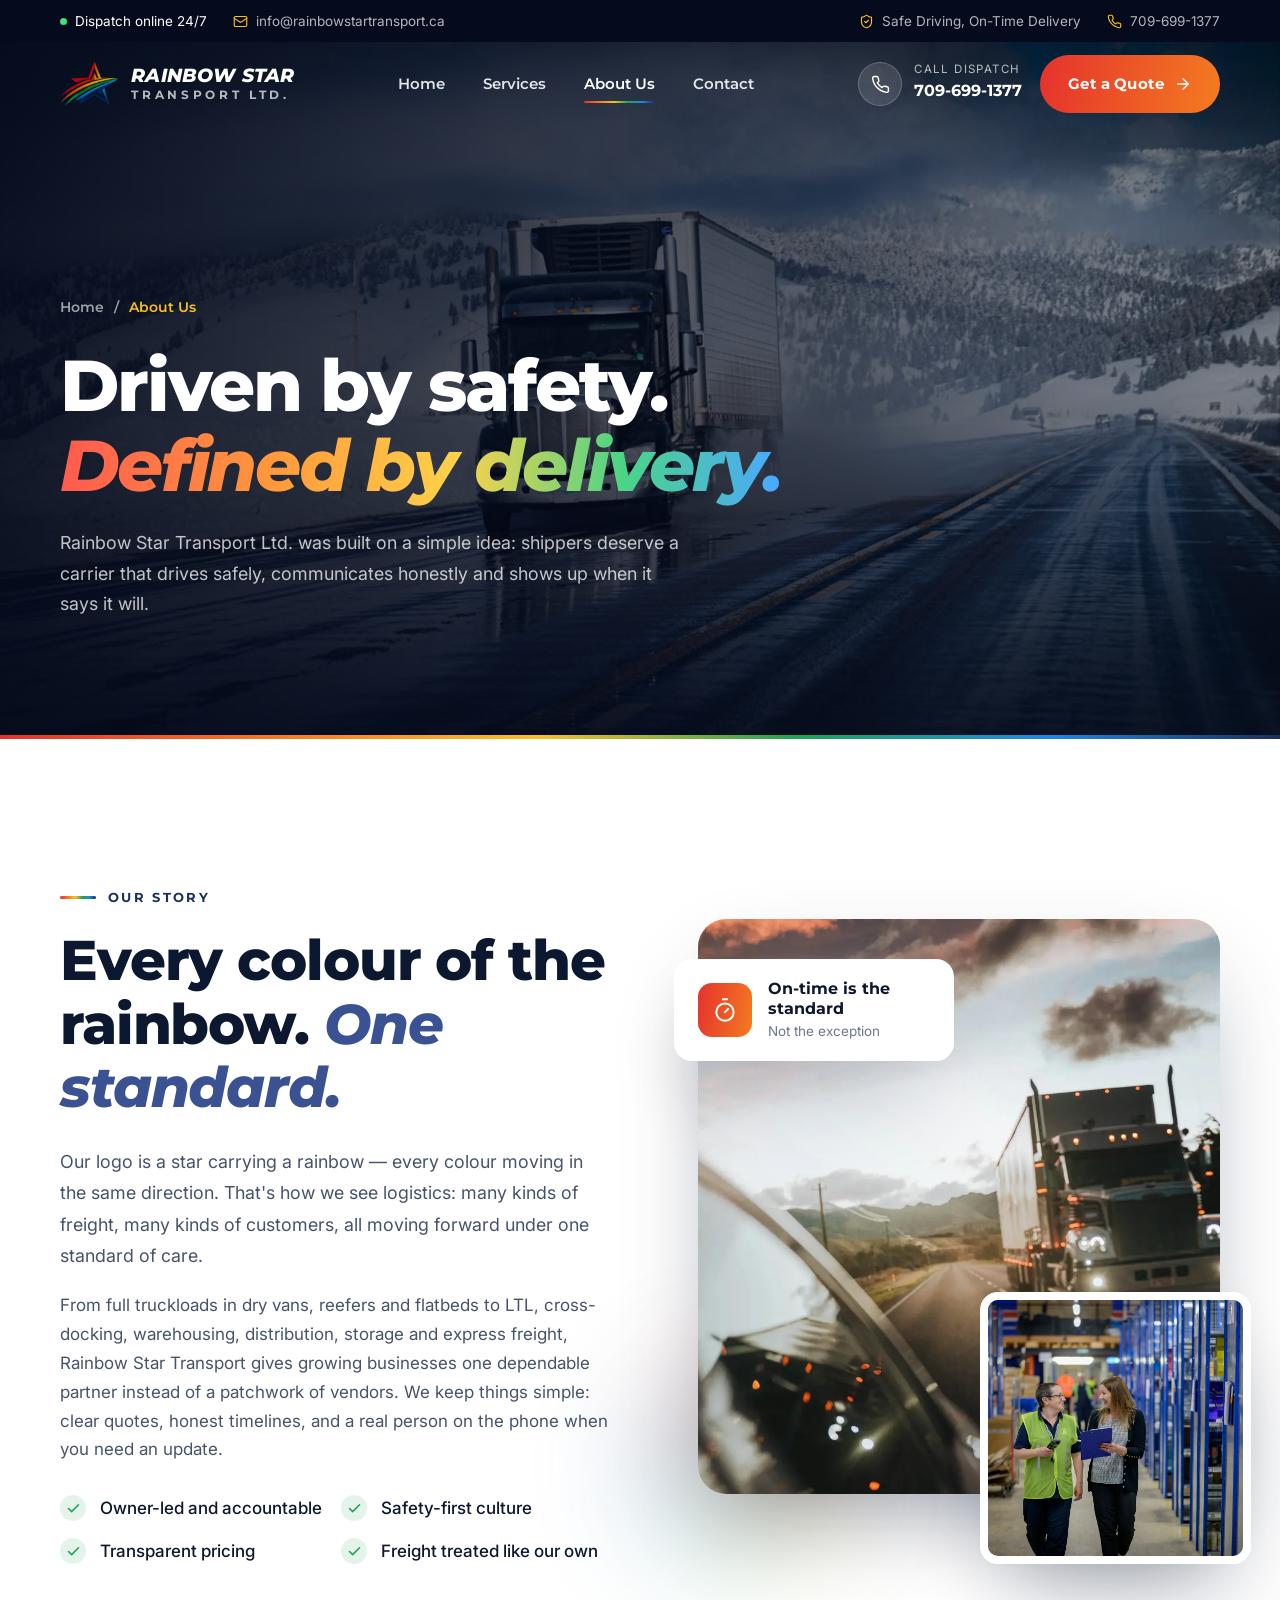
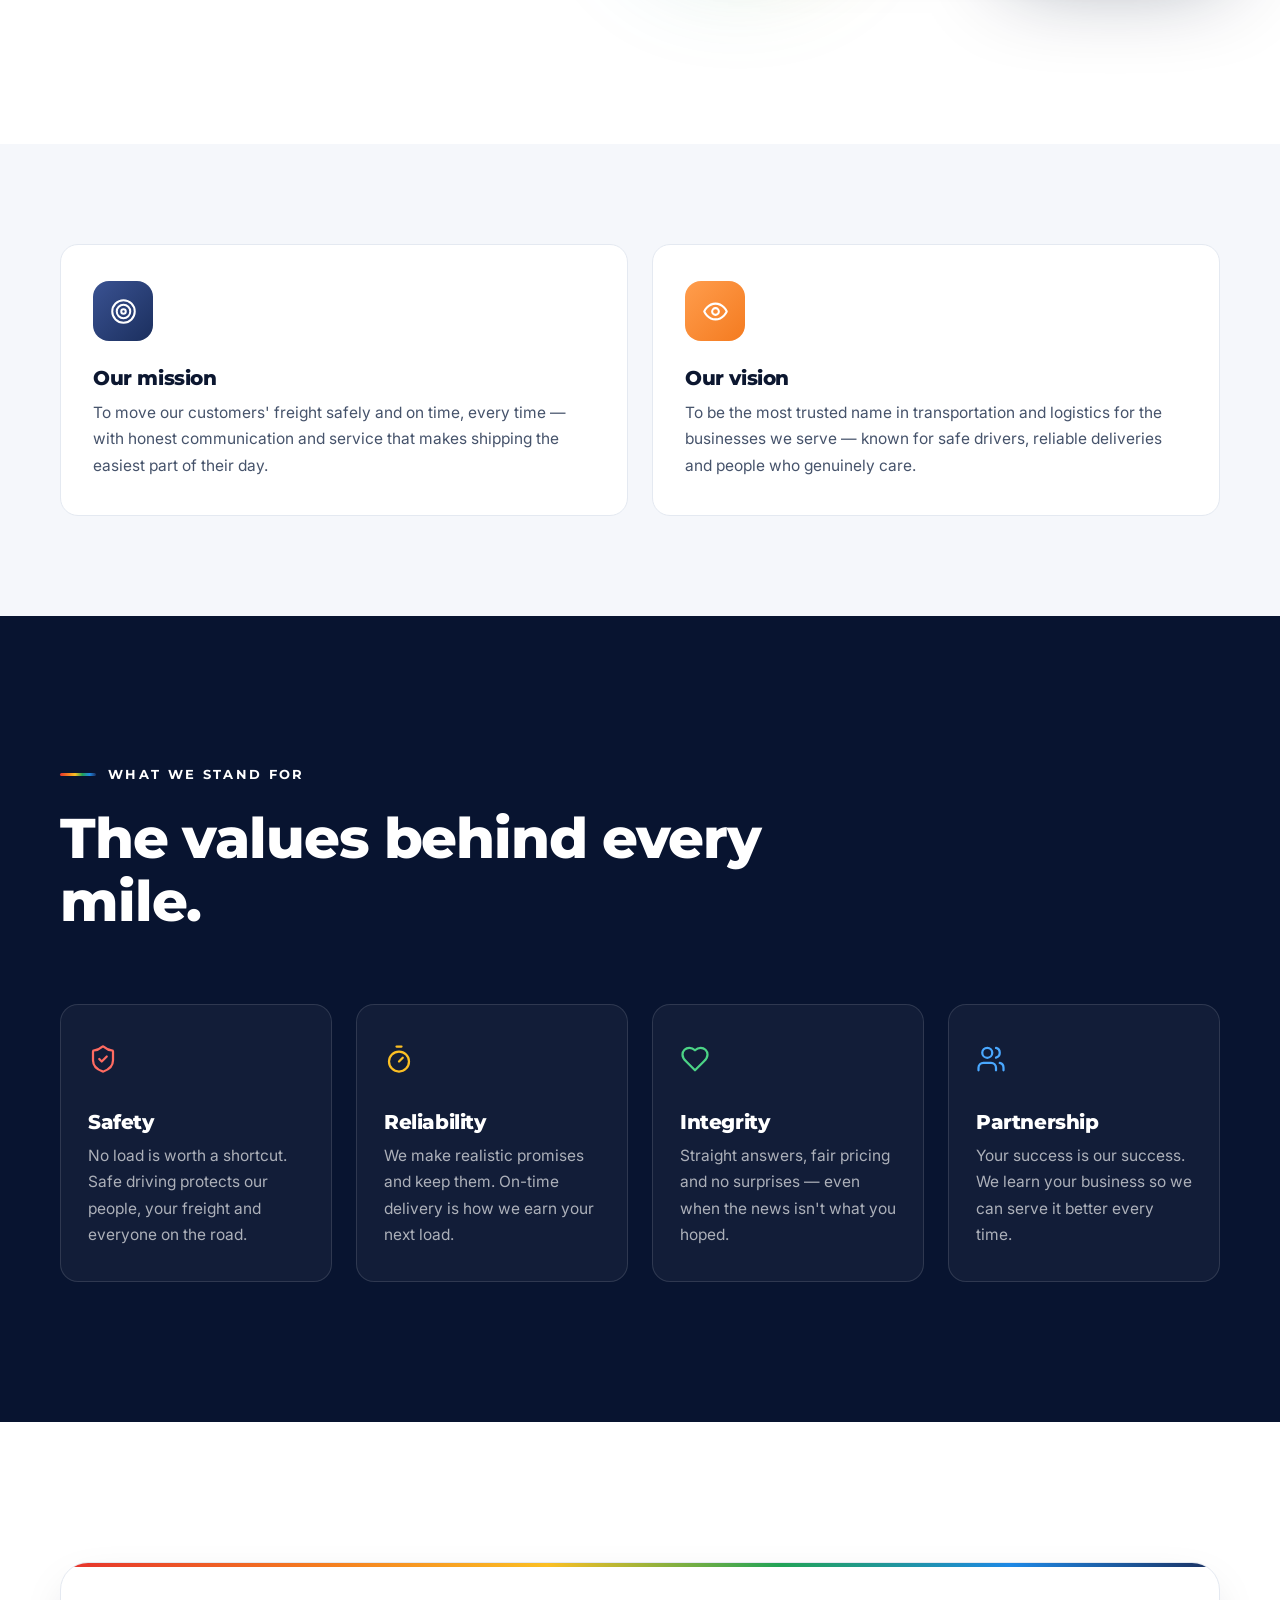
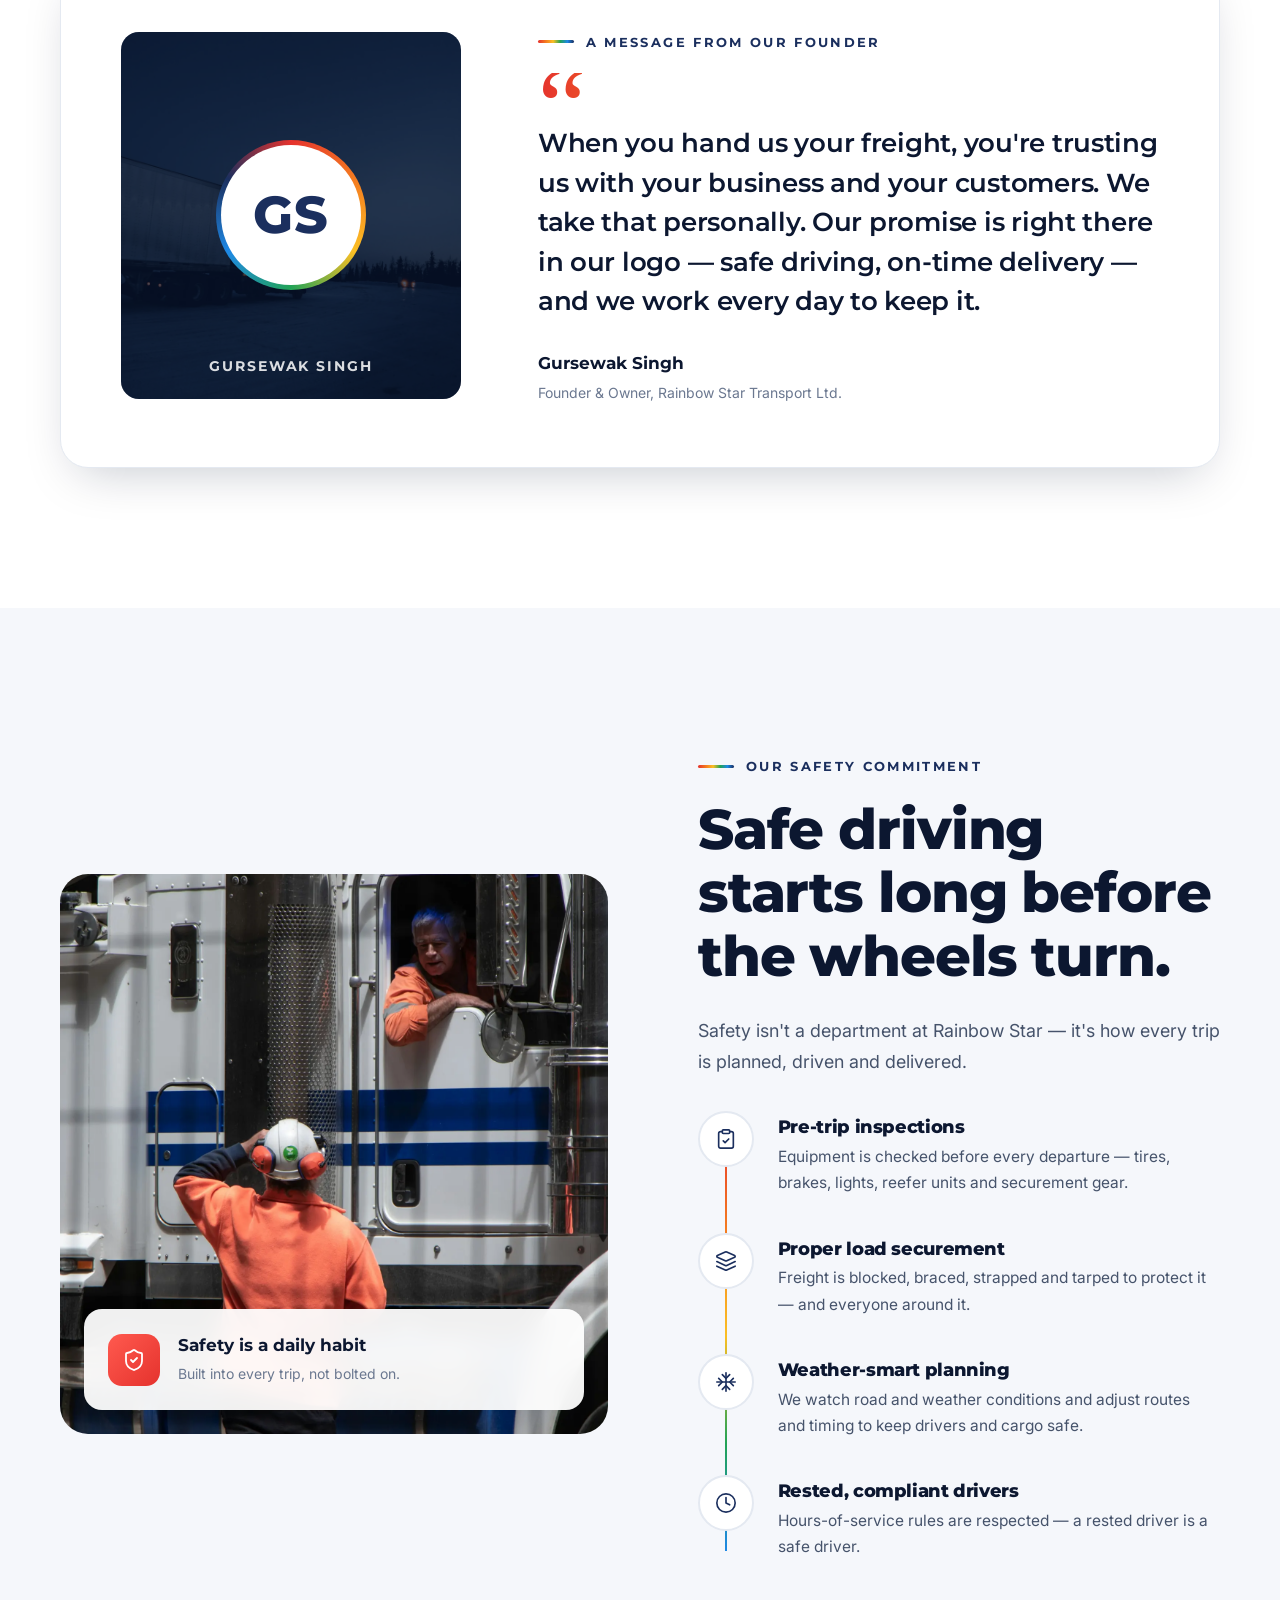
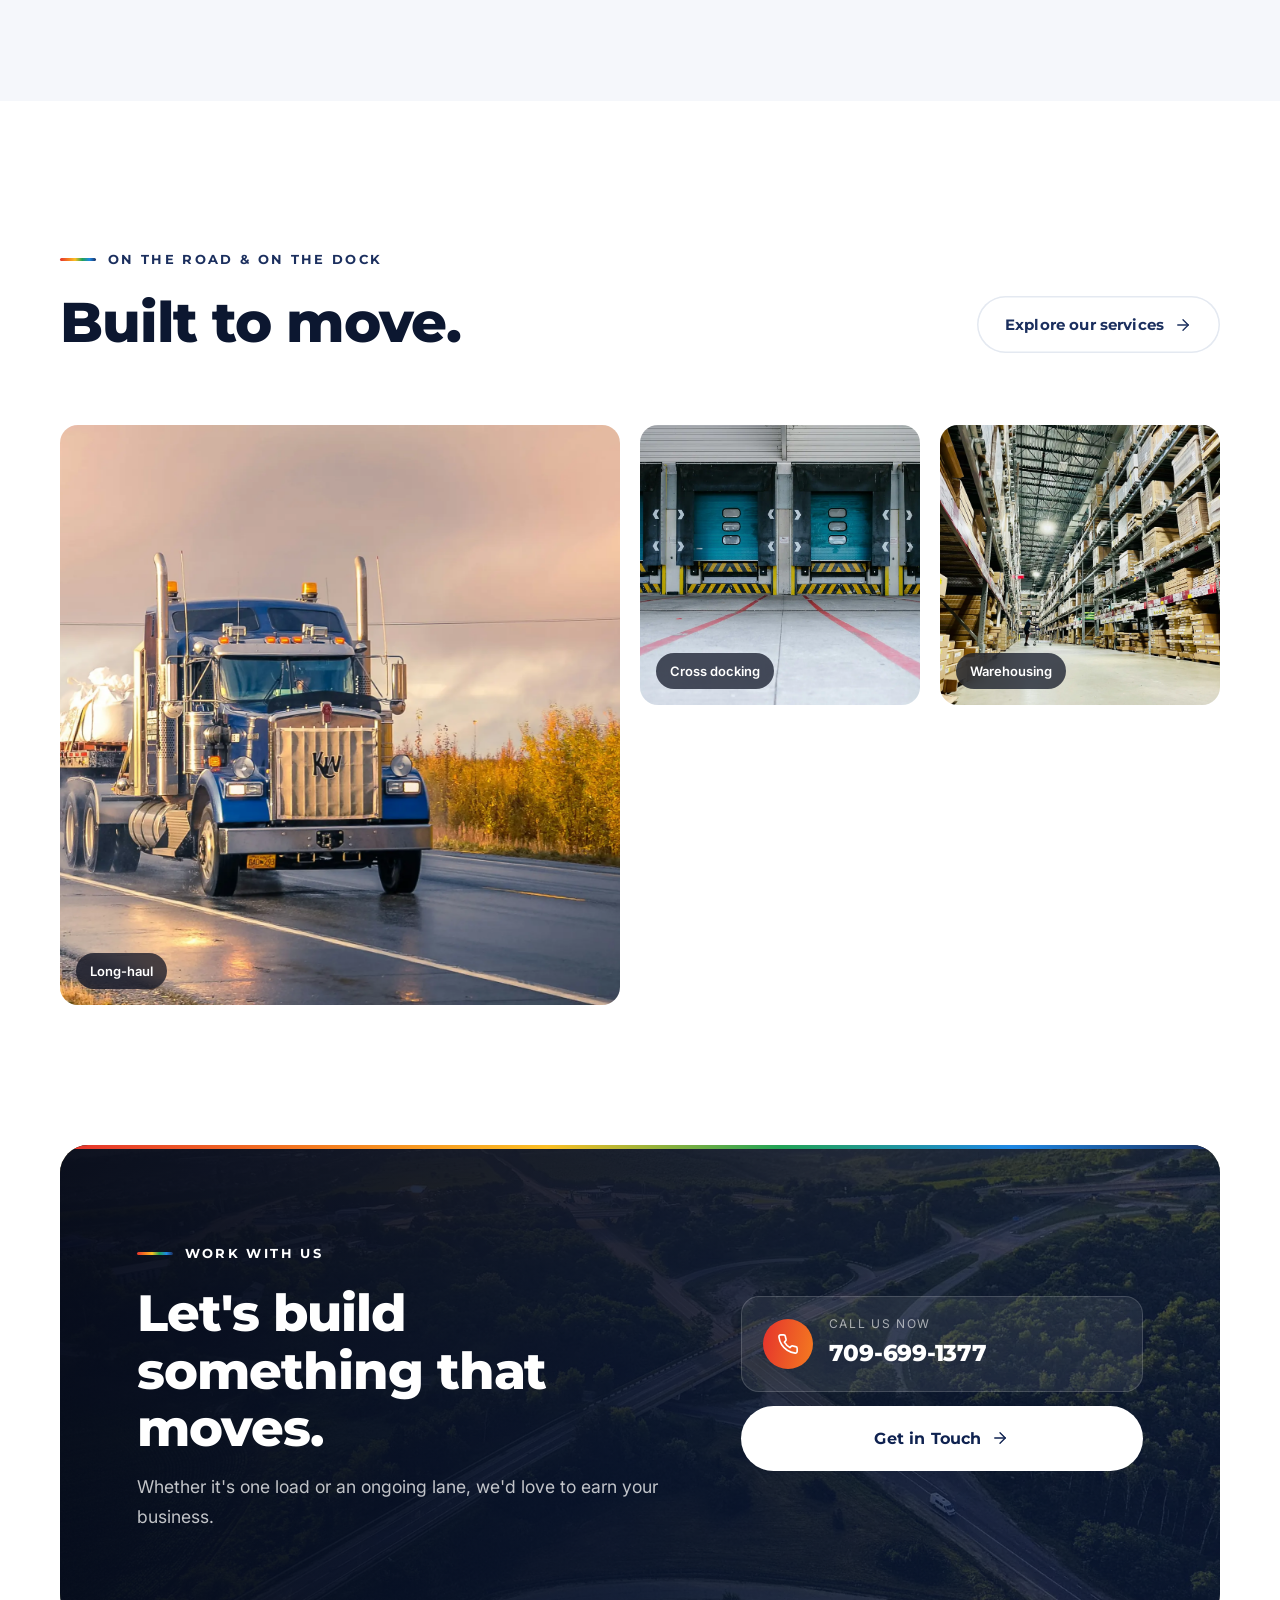
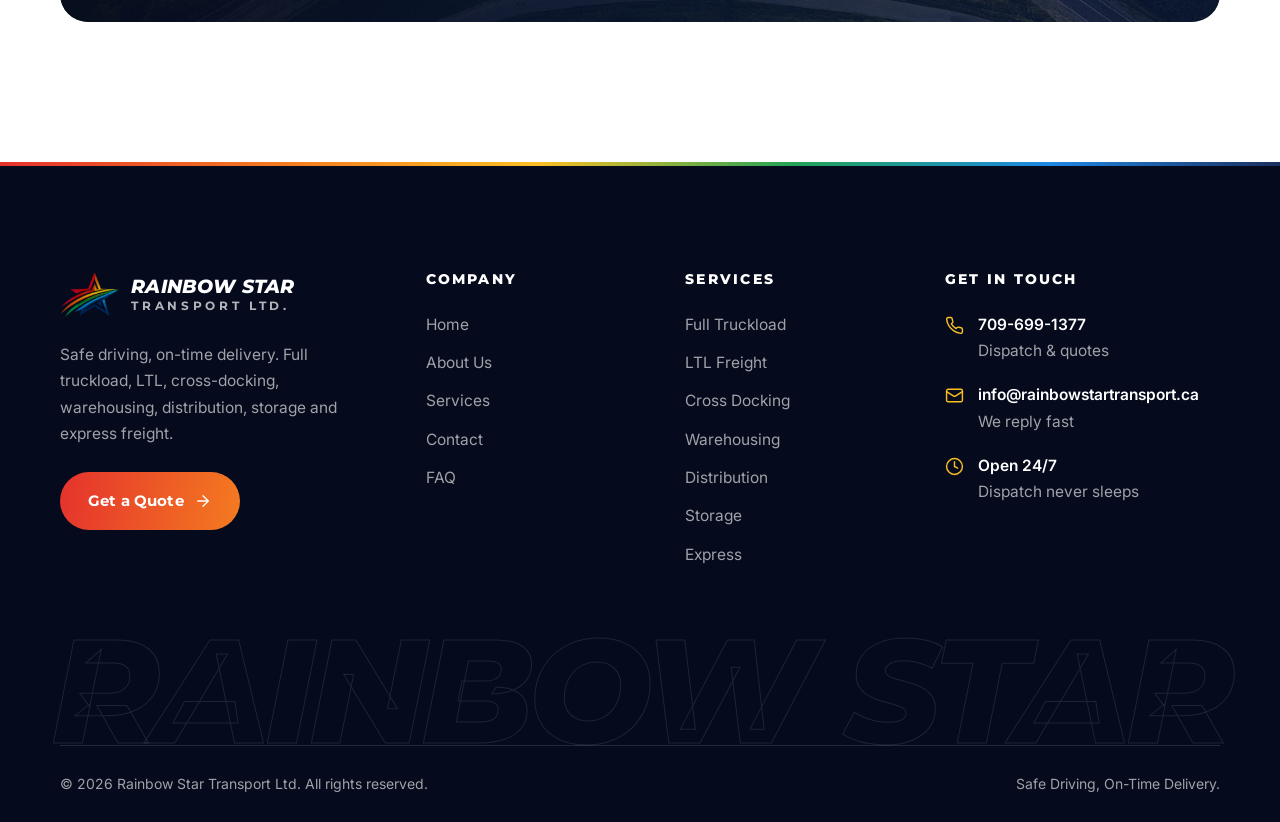
<file: about.html>
<!DOCTYPE html>
<html lang="en" class="no-js">
<head>
  <meta charset="utf-8">
  <meta name="viewport" content="width=device-width, initial-scale=1">
  <title>About Us | Rainbow Star Transport Ltd.</title>
  <meta name="description" content="Meet Rainbow Star Transport Ltd. — an owner-led carrier founded by Gursewak Singh, built on safe driving, on-time delivery and honest communication.">
  <meta name="theme-color" content="#081430">
  <meta property="og:type" content="website">
  <meta property="og:title" content="About Us | Rainbow Star Transport Ltd.">
  <meta property="og:description" content="Meet Rainbow Star Transport Ltd. — an owner-led carrier founded by Gursewak Singh, built on safe driving, on-time delivery and honest communication.">
  <meta property="og:image" content="assets/img/og-image.jpg">
  <link rel="icon" type="image/png" href="assets/img/favicon.png">
  <link rel="apple-touch-icon" href="assets/img/favicon.png">
  <link rel="preconnect" href="https://fonts.googleapis.com">
  <link rel="preconnect" href="https://fonts.gstatic.com" crossorigin>
  <link href="https://fonts.googleapis.com/css2?family=Inter:wght@400;500;600&family=Montserrat:ital,wght@0,600;0,700;0,800;1,700;1,800&display=swap" rel="stylesheet">
  <link rel="preload" as="image" href="assets/img/photos/winter-haul.webp">
  <link rel="stylesheet" href="assets/css/styles.css?v=1.3">
</head>
<body>
<script src="assets/js/icons.js?v=1.3"></script>
<a class="skip-link" href="#main">Skip to content</a>

<!-- ============ TOP BAR ============ -->
<div class="topbar">
  <div class="container">
    <div class="topbar__group">
      <span class="topbar__live">Dispatch online 24/7</span>
      <a href="mailto:info@rainbowstartransport.ca" class="topbar__hide-sm"><svg class="icon"><use href="#i-mail"/></svg>info@rainbowstartransport.ca</a>
    </div>
    <div class="topbar__group topbar__group--hide-sm">
      <span><svg class="icon"><use href="#i-shield"/></svg>Safe Driving, On-Time Delivery</span>
      <a href="tel:+17096991377"><svg class="icon"><use href="#i-phone"/></svg>709-699-1377</a>
    </div>
  </div>
</div>

<!-- ============ HEADER ============ -->
<header class="header">
  <div class="container">
    <a href="index.html" class="brand" aria-label="Rainbow Star Transport — Home">
      <img src="assets/img/star-mark.png" alt="" width="60" height="46">
      <span class="brand__text"><span class="brand__name">Rainbow Star</span><span class="brand__sub">Transport Ltd.</span></span>
    </a>
    <nav class="nav" aria-label="Primary">
      <a class="nav__link" href="index.html">Home</a>
      <a class="nav__link" href="services.html">Services</a>
      <a class="nav__link is-active" href="about.html" aria-current="page">About Us</a>
      <a class="nav__link" href="contact.html">Contact</a>
    </nav>
    <div class="header__cta">
      <a class="header__phone" href="tel:+17096991377">
        <span class="header__phone-icon"><svg class="icon"><use href="#i-phone"/></svg></span>
        <div><small>Call dispatch</small><strong>709-699-1377</strong></div>
      </a>
      <a class="btn btn--primary" href="contact.html">Get a Quote <svg class="icon"><use href="#i-arrow"/></svg></a>
      <button class="menu-toggle" aria-label="Open menu" aria-expanded="false" aria-controls="drawer"><svg class="icon"><use href="#i-menu"/></svg></button>
    </div>
  </div>
</header>

<!-- ============ MOBILE DRAWER ============ -->
<div class="drawer" id="drawer" aria-hidden="true">
  <div class="drawer__backdrop" data-close></div>
  <div class="drawer__panel" role="dialog" aria-modal="true" aria-label="Menu">
    <div class="drawer__top">
      <a href="index.html" class="brand"><img src="assets/img/star-mark.png" alt="" width="60" height="46"><span class="brand__text"><span class="brand__name">Rainbow Star</span><span class="brand__sub">Transport Ltd.</span></span></a>
      <button class="drawer__close" data-close aria-label="Close menu"><svg class="icon"><use href="#i-x"/></svg></button>
    </div>
    <nav class="drawer__nav" aria-label="Mobile">
      <a href="index.html">Home <svg class="icon"><use href="#i-arrow-up-right"/></svg></a>
      <a href="services.html">Services <svg class="icon"><use href="#i-arrow-up-right"/></svg></a>
      <a href="about.html" class="is-active" aria-current="page">About Us <svg class="icon"><use href="#i-arrow-up-right"/></svg></a>
      <a href="contact.html">Contact <svg class="icon"><use href="#i-arrow-up-right"/></svg></a>
    </nav>
    <div class="drawer__foot">
      <a class="drawer__contact" href="tel:+17096991377"><svg class="icon"><use href="#i-phone"/></svg>709-699-1377</a>
      <a class="drawer__contact" href="mailto:info@rainbowstartransport.ca"><svg class="icon"><use href="#i-mail"/></svg>info@rainbowstartransport.ca</a>
      <a class="btn btn--primary btn--block" href="contact.html">Request a Free Quote <svg class="icon"><use href="#i-arrow"/></svg></a>
    </div>
  </div>
</div>

<main id="main">

<!-- ============ PAGE HERO ============ -->
<section class="page-hero">
  <div class="page-hero__media"><img src="assets/img/photos/winter-haul.webp" alt="Semi truck on a snowy mountain highway" fetchpriority="high" style="object-position:65% 50%"></div>
  <div class="container">
    <nav class="crumbs reveal" aria-label="Breadcrumb"><a href="index.html">Home</a><span>/</span><span aria-current="page">About Us</span></nav>
    <h1 class="reveal" style="--d:.1s">Driven by safety.<br><span class="text-rainbow italic">Defined by delivery.</span></h1>
    <p class="reveal" style="--d:.2s">Rainbow Star Transport Ltd. was built on a simple idea: shippers deserve a carrier that drives safely, communicates honestly and shows up when it says it will.</p>
  </div>
</section>
<div class="rainbow-rule"></div>

<!-- ============ STORY ============ -->
<section class="section">
  <div class="container split">
    <div class="reveal reveal--left">
      <span class="eyebrow">Our story</span>
      <h2 class="h-xl">Every colour of the rainbow. <span class="italic" style="color:var(--navy-500)">One standard.</span></h2>
      <p class="lead">Our logo is a star carrying a rainbow — every colour moving in the same direction. That's how we see logistics: many kinds of freight, many kinds of customers, all moving forward under one standard of care.</p>
      <p>From full truckloads in dry vans, reefers and flatbeds to LTL, cross-docking, warehousing, distribution, storage and express freight, Rainbow Star Transport gives growing businesses one dependable partner instead of a patchwork of vendors. We keep things simple: clear quotes, honest timelines, and a real person on the phone when you need an update.</p>
      <ul class="checklist checklist--2">
        <li><span class="tick"><svg class="icon"><use href="#i-check"/></svg></span>Owner-led and accountable</li>
        <li><span class="tick"><svg class="icon"><use href="#i-check"/></svg></span>Safety-first culture</li>
        <li><span class="tick"><svg class="icon"><use href="#i-check"/></svg></span>Transparent pricing</li>
        <li><span class="tick"><svg class="icon"><use href="#i-check"/></svg></span>Freight treated like our own</li>
      </ul>
    </div>
    <div class="collage reveal reveal--right">
      <div class="collage__ring"></div>
      <div class="collage__main"><img src="assets/img/photos/mirror-view.webp" alt="View of a semi truck in the side mirror on an open road" loading="lazy"></div>
      <div class="collage__sub"><img src="assets/img/photos/team-tablet.webp" alt="Logistics team reviewing orders in the warehouse" loading="lazy"></div>
      <div class="collage__badge">
        <div class="collage__badge-icon" style="background:var(--sunset)"><svg class="icon"><use href="#i-timer"/></svg></div>
        <div><strong>On-time is the standard</strong><span>Not the exception</span></div>
      </div>
    </div>
  </div>
</section>

<!-- ============ MISSION / VISION ============ -->
<section class="section section--alt section--tight">
  <div class="container">
    <div class="features" style="grid-template-columns:repeat(2,1fr)">
      <div class="feature reveal">
        <div class="feature__icon bg-navy"><svg class="icon"><use href="#i-target"/></svg></div>
        <h3>Our mission</h3>
        <p>To move our customers' freight safely and on time, every time — with honest communication and service that makes shipping the easiest part of their day.</p>
      </div>
      <div class="feature reveal" style="--d:.1s">
        <div class="feature__icon bg-orange"><svg class="icon"><use href="#i-eye"/></svg></div>
        <h3>Our vision</h3>
        <p>To be the most trusted name in transportation and logistics for the businesses we serve — known for safe drivers, reliable deliveries and people who genuinely care.</p>
      </div>
    </div>
  </div>
</section>

<!-- ============ VALUES ============ -->
<section class="section section--dark">
  <div class="container">
    <div class="section-head reveal">
      <span class="eyebrow">What we stand for</span>
      <h2 class="h-xl">The values behind every mile.</h2>
    </div>
    <div class="values">
      <div class="value reveal"><div class="value__icon" style="color:#ff6b61"><svg class="icon"><use href="#i-shield"/></svg></div><h3>Safety</h3><p>No load is worth a shortcut. Safe driving protects our people, your freight and everyone on the road.</p></div>
      <div class="value reveal" style="--d:.1s"><div class="value__icon" style="color:var(--yellow)"><svg class="icon"><use href="#i-timer"/></svg></div><h3>Reliability</h3><p>We make realistic promises and keep them. On-time delivery is how we earn your next load.</p></div>
      <div class="value reveal" style="--d:.2s"><div class="value__icon" style="color:#4cd486"><svg class="icon"><use href="#i-heart"/></svg></div><h3>Integrity</h3><p>Straight answers, fair pricing and no surprises — even when the news isn't what you hoped.</p></div>
      <div class="value reveal" style="--d:.3s"><div class="value__icon" style="color:#4aa8ff"><svg class="icon"><use href="#i-users"/></svg></div><h3>Partnership</h3><p>Your success is our success. We learn your business so we can serve it better every time.</p></div>
    </div>
  </div>
</section>

<!-- ============ FOUNDER ============ -->
<section class="section">
  <div class="container">
    <div class="founder reveal">
      <figure class="founder__card" style="margin:0">
        <img class="bg" src="assets/img/photos/dusk-rig.webp" alt="" loading="lazy">
        <div class="monogram">GS</div>
        <figcaption>Gursewak Singh</figcaption>
      </figure>
      <div>
        <span class="eyebrow">A message from our founder</span>
        <span class="quote-mark" aria-hidden="true">&ldquo;</span>
        <blockquote>When you hand us your freight, you're trusting us with your business and your customers. We take that personally. Our promise is right there in our logo — safe driving, on-time delivery — and we work every day to keep it.</blockquote>
        <div class="signature" style="border:0;padding-top:0">
          <div><strong>Gursewak Singh</strong><span>Founder &amp; Owner, Rainbow Star Transport Ltd.</span></div>
        </div>
      </div>
    </div>
  </div>
</section>

<!-- ============ SAFETY ============ -->
<section class="section section--alt">
  <div class="container split">
    <div class="band-img reveal reveal--left">
      <img src="assets/img/photos/safety-check.webp" alt="Crew member in safety gear checking a truck before departure" loading="lazy" style="object-position:50% 35%">
      <div class="float-card">
        <div class="icon-wrap bg-red"><svg class="icon"><use href="#i-shield"/></svg></div>
        <div><strong>Safety is a daily habit</strong><span>Built into every trip, not bolted on.</span></div>
      </div>
    </div>
    <div class="reveal reveal--right">
      <span class="eyebrow">Our safety commitment</span>
      <h2 class="h-xl">Safe driving starts long before the wheels turn.</h2>
      <p class="lead">Safety isn't a department at Rainbow Star — it's how every trip is planned, driven and delivered.</p>
      <div class="timeline" style="margin-top:34px">
        <div class="tl-item"><div class="tl-dot"><svg class="icon"><use href="#i-clipboard"/></svg></div><div><h4>Pre-trip inspections</h4><p>Equipment is checked before every departure — tires, brakes, lights, reefer units and securement gear.</p></div></div>
        <div class="tl-item"><div class="tl-dot"><svg class="icon"><use href="#i-layers"/></svg></div><div><h4>Proper load securement</h4><p>Freight is blocked, braced, strapped and tarped to protect it — and everyone around it.</p></div></div>
        <div class="tl-item"><div class="tl-dot"><svg class="icon"><use href="#i-snowflake"/></svg></div><div><h4>Weather-smart planning</h4><p>We watch road and weather conditions and adjust routes and timing to keep drivers and cargo safe.</p></div></div>
        <div class="tl-item"><div class="tl-dot"><svg class="icon"><use href="#i-clock"/></svg></div><div><h4>Rested, compliant drivers</h4><p>Hours-of-service rules are respected — a rested driver is a safe driver.</p></div></div>
      </div>
    </div>
  </div>
</section>

<!-- ============ GALLERY ============ -->
<section class="section">
  <div class="container">
    <div class="section-head section-head--row">
      <div class="reveal">
        <span class="eyebrow">On the road &amp; on the dock</span>
        <h2 class="h-xl" style="margin:0">Built to move.</h2>
      </div>
      <a class="btn btn--outline reveal" href="services.html">Explore our services <svg class="icon"><use href="#i-arrow"/></svg></a>
    </div>
    <div class="gallery">
      <figure class="reveal"><img src="assets/img/photos/blue-rig-dawn.webp" alt="Semi truck hauling a load at dawn" loading="lazy"><figcaption>Long-haul</figcaption></figure>
      <figure class="reveal" style="--d:.1s"><img src="assets/img/photos/dock-bays.webp" alt="Loading dock bays" loading="lazy"><figcaption>Cross docking</figcaption></figure>
      <figure class="reveal" style="--d:.2s"><img src="assets/img/photos/warehouse-pick.webp" alt="Warehouse aisle with stocked shelves" loading="lazy"><figcaption>Warehousing</figcaption></figure>
      <figure class="reveal" style="--d:.1s"><img src="assets/img/photos/empty-warehouse.webp" alt="Clean, open warehouse floor" loading="lazy"><figcaption>Storage space</figcaption></figure>
    </div>
  </div>
</section>

<!-- ============ CTA ============ -->
<section class="section" style="padding-top:0">
  <div class="container">
    <div class="cta reveal reveal--zoom">
      <div class="cta__bg"><img src="assets/img/photos/interchange.webp" alt="" loading="lazy"></div>
      <div class="cta__grid">
        <div>
          <span class="eyebrow" style="color:#fff">Work with us</span>
          <h2>Let's build something that moves.</h2>
          <p>Whether it's one load or an ongoing lane, we'd love to earn your business.</p>
        </div>
        <div class="cta__actions">
          <a class="cta__phone" href="tel:+17096991377"><span class="icon-wrap"><svg class="icon"><use href="#i-phone"/></svg></span><span><small>Call us now</small><strong>709-699-1377</strong></span></a>
          <a class="btn btn--light btn--lg" href="contact.html">Get in Touch <svg class="icon"><use href="#i-arrow"/></svg></a>
        </div>
      </div>
    </div>
  </div>
</section>

</main>

<!-- ============ FOOTER ============ -->
<footer class="footer">
  <div class="container">
    <div class="footer__top">
      <div>
        <a href="index.html" class="brand"><img src="assets/img/star-mark.png" alt="" width="60" height="46"><span class="brand__text"><span class="brand__name">Rainbow Star</span><span class="brand__sub">Transport Ltd.</span></span></a>
        <p>Safe driving, on-time delivery. Full truckload, LTL, cross-docking, warehousing, distribution, storage and express freight.</p>
        <a class="btn btn--primary" href="contact.html" style="margin-top:8px">Get a Quote <svg class="icon"><use href="#i-arrow"/></svg></a>
      </div>
      <div>
        <h4>Company</h4>
        <ul class="footer__links">
          <li><a href="index.html">Home</a></li>
          <li><a href="about.html">About Us</a></li>
          <li><a href="services.html">Services</a></li>
          <li><a href="contact.html">Contact</a></li>
          <li><a href="contact.html#faq">FAQ</a></li>
        </ul>
      </div>
      <div>
        <h4>Services</h4>
        <ul class="footer__links">
          <li><a href="services.html#ftl">Full Truckload</a></li>
          <li><a href="services.html#ltl">LTL Freight</a></li>
          <li><a href="services.html#cross-docking">Cross Docking</a></li>
          <li><a href="services.html#warehousing">Warehousing</a></li>
          <li><a href="services.html#distribution">Distribution</a></li>
          <li><a href="services.html#storage">Storage</a></li>
          <li><a href="services.html#express">Express</a></li>
        </ul>
      </div>
      <div>
        <h4>Get in touch</h4>
        <div class="footer__contact">
          <a href="tel:+17096991377"><svg class="icon"><use href="#i-phone"/></svg><span><strong>709-699-1377</strong>Dispatch &amp; quotes</span></a>
          <a href="mailto:info@rainbowstartransport.ca"><svg class="icon"><use href="#i-mail"/></svg><span><strong>info@rainbowstartransport.ca</strong>We reply fast</span></a>
          <div><svg class="icon"><use href="#i-clock"/></svg><span><strong>Open 24/7</strong>Dispatch never sleeps</span></div>
        </div>
      </div>
    </div>
  </div>
  <div class="footer__big" aria-hidden="true">Rainbow Star</div>
  <div class="container">
    <div class="footer__bottom">
      <span>© <span data-year>2026</span> Rainbow Star Transport Ltd. All rights reserved.</span>
      <span>Safe Driving, On-Time Delivery.</span>
    </div>
  </div>
</footer>

<button class="to-top" aria-label="Back to top"><svg class="icon"><use href="#i-arrow"/></svg></button>
<script src="assets/js/main.js?v=1.3" defer></script>
</body>
</html>
</file>
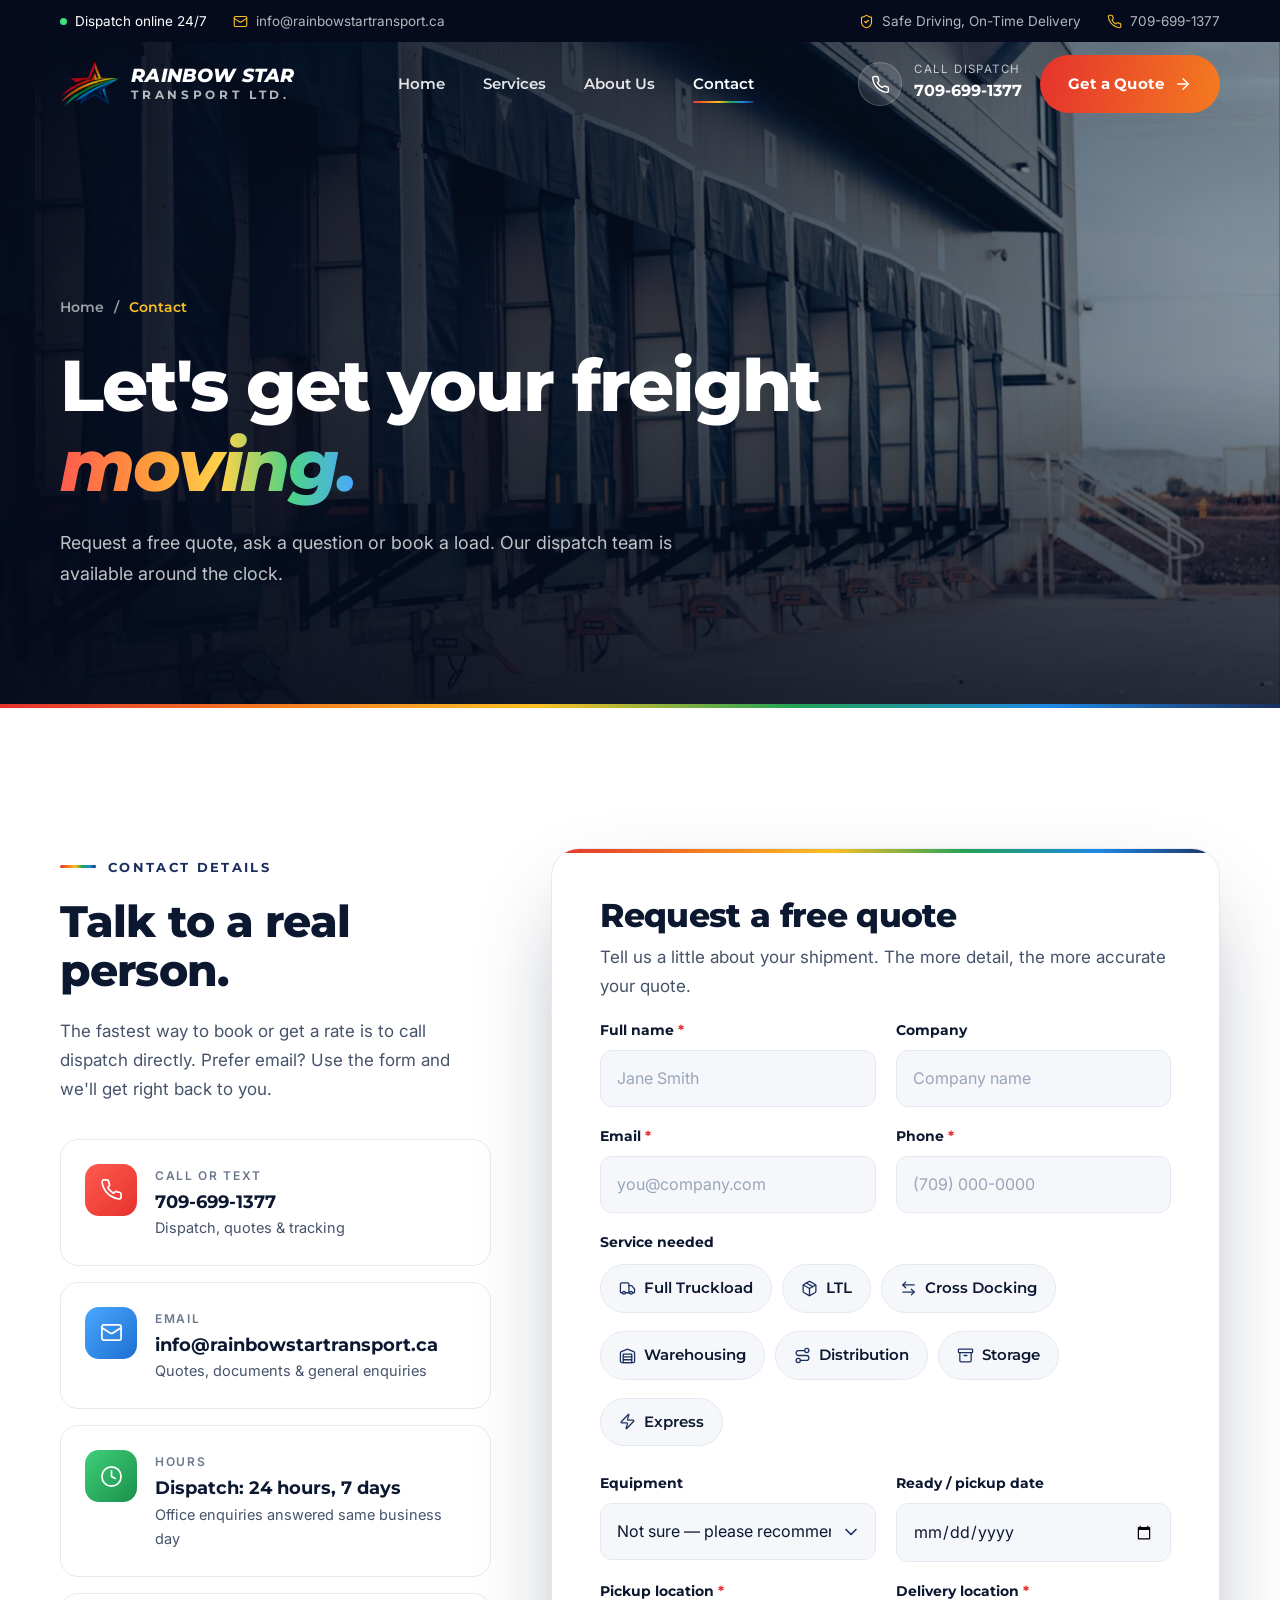
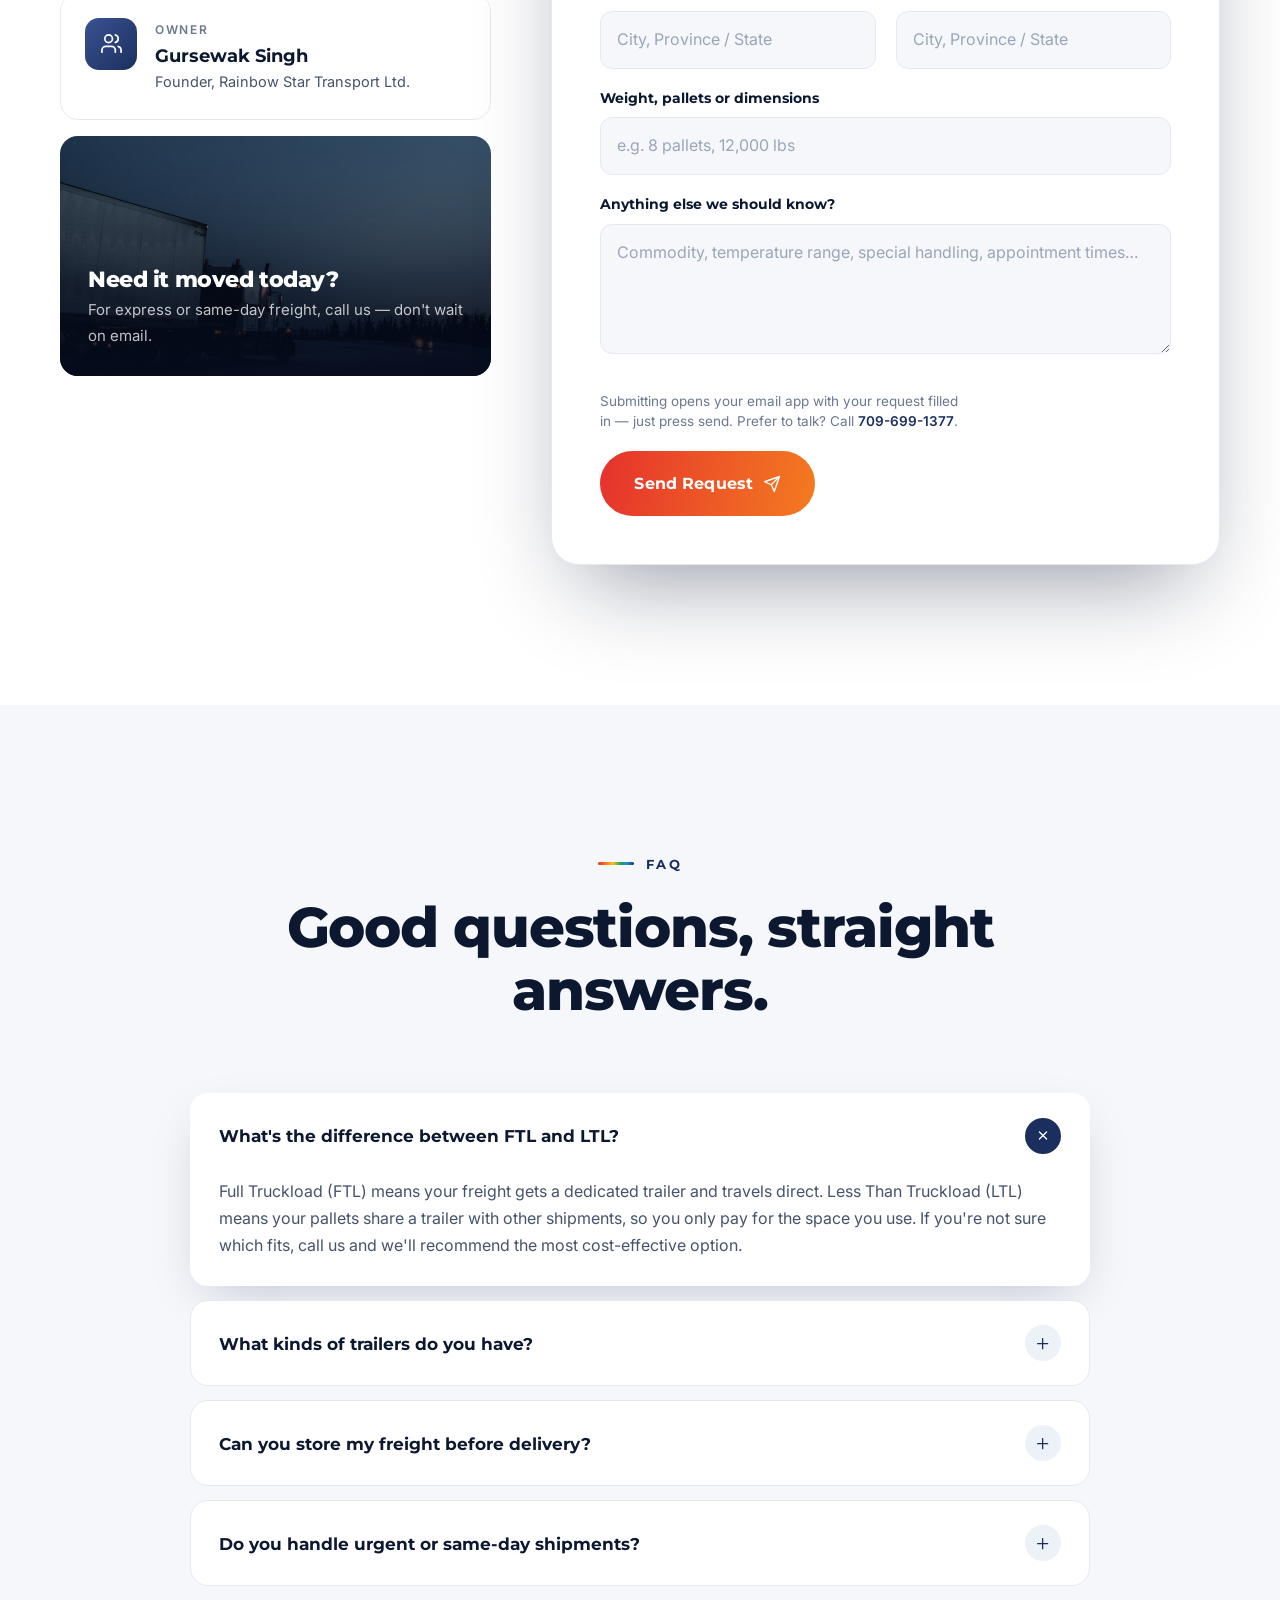
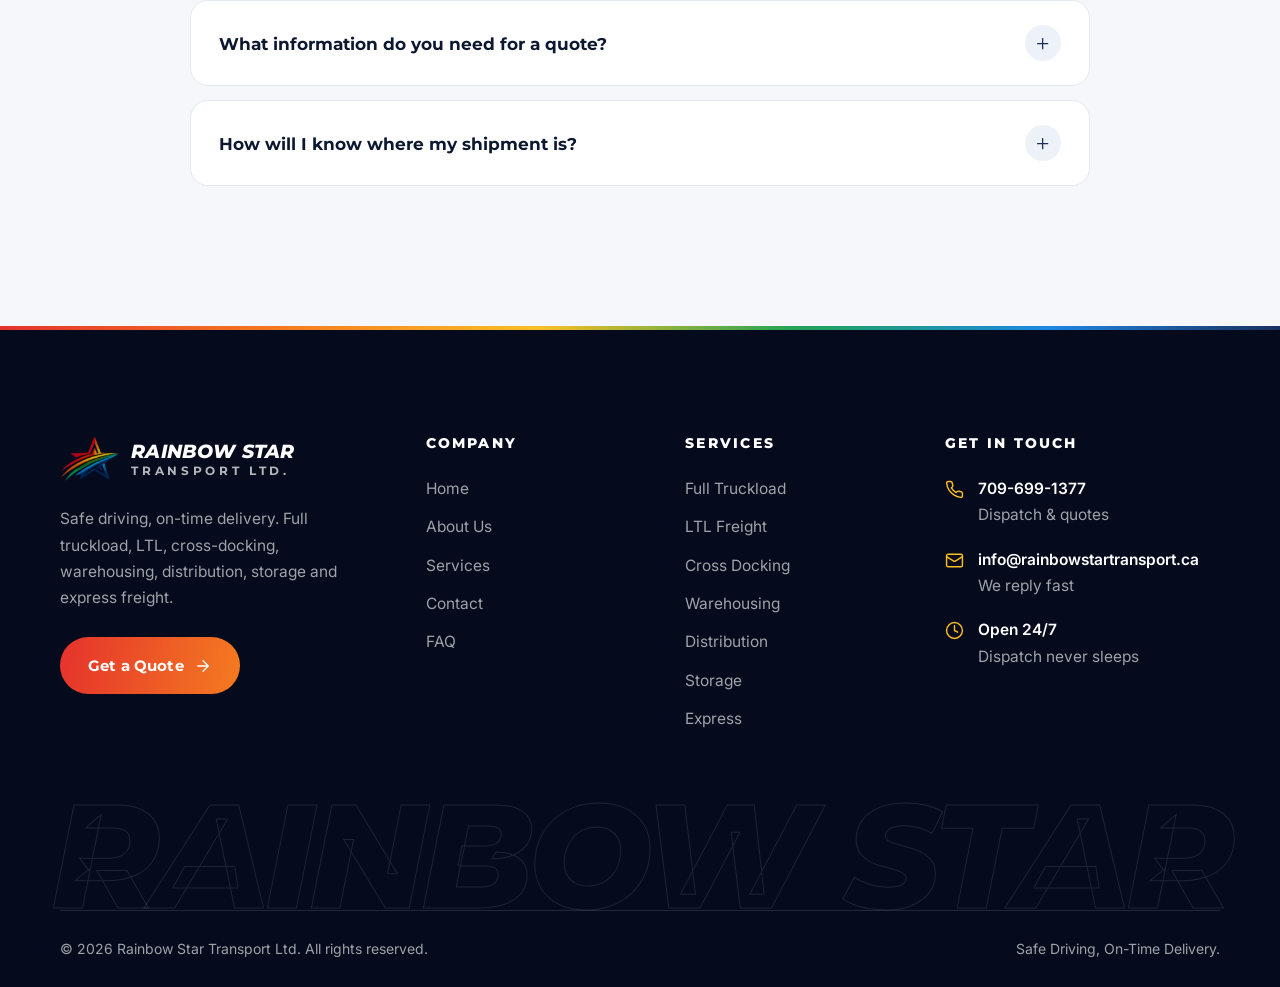
<file: contact.html>
<!DOCTYPE html>
<html lang="en" class="no-js">
<head>
  <meta charset="utf-8">
  <meta name="viewport" content="width=device-width, initial-scale=1">
  <title>Contact &amp; Free Quote | Rainbow Star Transport Ltd.</title>
  <meta name="description" content="Request a free freight quote from Rainbow Star Transport Ltd. Call dispatch 24/7 at 709-699-1377 or email info@rainbowstartransport.ca.">
  <meta name="theme-color" content="#081430">
  <meta property="og:type" content="website">
  <meta property="og:title" content="Contact &amp; Free Quote | Rainbow Star Transport Ltd.">
  <meta property="og:description" content="Request a free freight quote from Rainbow Star Transport Ltd. Call dispatch 24/7 at 709-699-1377 or email info@rainbowstartransport.ca.">
  <meta property="og:image" content="assets/img/og-image.jpg">
  <link rel="icon" type="image/png" href="assets/img/favicon.png">
  <link rel="apple-touch-icon" href="assets/img/favicon.png">
  <link rel="preconnect" href="https://fonts.googleapis.com">
  <link rel="preconnect" href="https://fonts.gstatic.com" crossorigin>
  <link href="https://fonts.googleapis.com/css2?family=Inter:wght@400;500;600&family=Montserrat:ital,wght@0,600;0,700;0,800;1,700;1,800&display=swap" rel="stylesheet">
  <link rel="preload" as="image" href="assets/img/photos/dock-doors.webp">
  <link rel="stylesheet" href="assets/css/styles.css?v=1.3">
</head>
<body>
<script src="assets/js/icons.js?v=1.3"></script>
<a class="skip-link" href="#main">Skip to content</a>

<!-- ============ TOP BAR ============ -->
<div class="topbar">
  <div class="container">
    <div class="topbar__group">
      <span class="topbar__live">Dispatch online 24/7</span>
      <a href="mailto:info@rainbowstartransport.ca" class="topbar__hide-sm"><svg class="icon"><use href="#i-mail"/></svg>info@rainbowstartransport.ca</a>
    </div>
    <div class="topbar__group topbar__group--hide-sm">
      <span><svg class="icon"><use href="#i-shield"/></svg>Safe Driving, On-Time Delivery</span>
      <a href="tel:+17096991377"><svg class="icon"><use href="#i-phone"/></svg>709-699-1377</a>
    </div>
  </div>
</div>

<!-- ============ HEADER ============ -->
<header class="header">
  <div class="container">
    <a href="index.html" class="brand" aria-label="Rainbow Star Transport — Home">
      <img src="assets/img/star-mark.png" alt="" width="60" height="46">
      <span class="brand__text"><span class="brand__name">Rainbow Star</span><span class="brand__sub">Transport Ltd.</span></span>
    </a>
    <nav class="nav" aria-label="Primary">
      <a class="nav__link" href="index.html">Home</a>
      <a class="nav__link" href="services.html">Services</a>
      <a class="nav__link" href="about.html">About Us</a>
      <a class="nav__link is-active" href="contact.html" aria-current="page">Contact</a>
    </nav>
    <div class="header__cta">
      <a class="header__phone" href="tel:+17096991377">
        <span class="header__phone-icon"><svg class="icon"><use href="#i-phone"/></svg></span>
        <div><small>Call dispatch</small><strong>709-699-1377</strong></div>
      </a>
      <a class="btn btn--primary" href="#quote">Get a Quote <svg class="icon"><use href="#i-arrow"/></svg></a>
      <button class="menu-toggle" aria-label="Open menu" aria-expanded="false" aria-controls="drawer"><svg class="icon"><use href="#i-menu"/></svg></button>
    </div>
  </div>
</header>

<!-- ============ MOBILE DRAWER ============ -->
<div class="drawer" id="drawer" aria-hidden="true">
  <div class="drawer__backdrop" data-close></div>
  <div class="drawer__panel" role="dialog" aria-modal="true" aria-label="Menu">
    <div class="drawer__top">
      <a href="index.html" class="brand"><img src="assets/img/star-mark.png" alt="" width="60" height="46"><span class="brand__text"><span class="brand__name">Rainbow Star</span><span class="brand__sub">Transport Ltd.</span></span></a>
      <button class="drawer__close" data-close aria-label="Close menu"><svg class="icon"><use href="#i-x"/></svg></button>
    </div>
    <nav class="drawer__nav" aria-label="Mobile">
      <a href="index.html">Home <svg class="icon"><use href="#i-arrow-up-right"/></svg></a>
      <a href="services.html">Services <svg class="icon"><use href="#i-arrow-up-right"/></svg></a>
      <a href="about.html">About Us <svg class="icon"><use href="#i-arrow-up-right"/></svg></a>
      <a href="contact.html" class="is-active" aria-current="page">Contact <svg class="icon"><use href="#i-arrow-up-right"/></svg></a>
    </nav>
    <div class="drawer__foot">
      <a class="drawer__contact" href="tel:+17096991377"><svg class="icon"><use href="#i-phone"/></svg>709-699-1377</a>
      <a class="drawer__contact" href="mailto:info@rainbowstartransport.ca"><svg class="icon"><use href="#i-mail"/></svg>info@rainbowstartransport.ca</a>
      <a class="btn btn--primary btn--block" href="contact.html">Request a Free Quote <svg class="icon"><use href="#i-arrow"/></svg></a>
    </div>
  </div>
</div>

<main id="main">

<!-- ============ PAGE HERO ============ -->
<section class="page-hero">
  <div class="page-hero__media"><img src="assets/img/photos/dock-doors.webp" alt="Row of loading dock doors at a logistics facility" fetchpriority="high"></div>
  <div class="container">
    <nav class="crumbs reveal" aria-label="Breadcrumb"><a href="index.html">Home</a><span>/</span><span aria-current="page">Contact</span></nav>
    <h1 class="reveal" style="--d:.1s">Let's get your freight <span class="text-rainbow italic">moving.</span></h1>
    <p class="reveal" style="--d:.2s">Request a free quote, ask a question or book a load. Our dispatch team is available around the clock.</p>
  </div>
</section>
<div class="rainbow-rule"></div>

<!-- ============ CONTACT ============ -->
<section class="section">
  <div class="container contact-grid">
    <aside class="contact-cards">
      <div class="reveal">
        <span class="eyebrow">Contact details</span>
        <h2 class="h-lg">Talk to a real person.</h2>
        <p>The fastest way to book or get a rate is to call dispatch directly. Prefer email? Use the form and we'll get right back to you.</p>
      </div>
      <a class="c-card reveal" href="tel:+17096991377">
        <span class="c-card__icon bg-red"><svg class="icon"><use href="#i-phone"/></svg></span>
        <span><small>Call or text</small><strong>709-699-1377</strong><span>Dispatch, quotes &amp; tracking</span></span>
      </a>
      <a class="c-card reveal" href="mailto:info@rainbowstartransport.ca">
        <span class="c-card__icon bg-blue"><svg class="icon"><use href="#i-mail"/></svg></span>
        <span><small>Email</small><strong>info@rainbowstartransport.ca</strong><span>Quotes, documents &amp; general enquiries</span></span>
      </a>
      <div class="c-card reveal">
        <span class="c-card__icon bg-green"><svg class="icon"><use href="#i-clock"/></svg></span>
        <span><small>Hours</small><strong>Dispatch: 24 hours, 7 days</strong><span>Office enquiries answered same business day</span></span>
      </div>
      <div class="c-card reveal">
        <span class="c-card__icon bg-navy"><svg class="icon"><use href="#i-users"/></svg></span>
        <span><small>Owner</small><strong>Gursewak Singh</strong><span>Founder, Rainbow Star Transport Ltd.</span></span>
      </div>
      <div class="dispatch-card reveal">
        <img src="assets/img/photos/dusk-rig.webp" alt="Truck parked at dusk" loading="lazy">
        <h3>Need it moved today?</h3>
        <p>For express or same-day freight, call us — don't wait on email.</p>
      </div>
    </aside>

    <div class="form-card reveal reveal--right" id="quote">
      <form id="quote-form" data-to="info@rainbowstartransport.ca" novalidate>
        <h2>Request a free quote</h2>
        <p>Tell us a little about your shipment. The more detail, the more accurate your quote.</p>
        <div class="form-grid">
          <div class="field"><label for="f-name">Full name <em>*</em></label><input id="f-name" name="name" type="text" autocomplete="name" placeholder="Jane Smith" required></div>
          <div class="field"><label for="f-company">Company</label><input id="f-company" name="company" type="text" autocomplete="organization" placeholder="Company name"></div>
          <div class="field"><label for="f-email">Email <em>*</em></label><input id="f-email" name="email" type="email" autocomplete="email" placeholder="you@company.com" required></div>
          <div class="field"><label for="f-phone">Phone <em>*</em></label><input id="f-phone" name="phone" type="tel" autocomplete="tel" placeholder="(709) 000-0000" required></div>

          <fieldset class="field full" style="border:0;padding:0;margin:0">
            <legend style="font-family:var(--font-display);font-weight:700;font-size:13.5px;color:var(--ink);margin-bottom:10px;padding:0">Service needed</legend>
            <div class="chips">
              <label class="chip"><input type="checkbox" name="service" value="ftl"><span><svg class="icon"><use href="#i-truck"/></svg>Full Truckload</span></label>
              <label class="chip"><input type="checkbox" name="service" value="ltl"><span><svg class="icon"><use href="#i-package"/></svg>LTL</span></label>
              <label class="chip"><input type="checkbox" name="service" value="cross-docking"><span><svg class="icon"><use href="#i-swap"/></svg>Cross Docking</span></label>
              <label class="chip"><input type="checkbox" name="service" value="warehousing"><span><svg class="icon"><use href="#i-warehouse"/></svg>Warehousing</span></label>
              <label class="chip"><input type="checkbox" name="service" value="distribution"><span><svg class="icon"><use href="#i-route"/></svg>Distribution</span></label>
              <label class="chip"><input type="checkbox" name="service" value="storage"><span><svg class="icon"><use href="#i-archive"/></svg>Storage</span></label>
              <label class="chip"><input type="checkbox" name="service" value="express"><span><svg class="icon"><use href="#i-zap"/></svg>Express</span></label>
            </div>
          </fieldset>

          <div class="field"><label for="f-equipment">Equipment</label>
            <select id="f-equipment" name="equipment">
              <option value="Not sure — please recommend">Not sure — please recommend</option>
              <option>Dry Van</option>
              <option>Reefer (temperature-controlled)</option>
              <option>Flatbed</option>
            </select>
          </div>
          <div class="field"><label for="f-date">Ready / pickup date</label><input id="f-date" name="date" type="date"></div>
          <div class="field"><label for="f-origin">Pickup location <em>*</em></label><input id="f-origin" name="origin" type="text" placeholder="City, Province / State" required></div>
          <div class="field"><label for="f-destination">Delivery location <em>*</em></label><input id="f-destination" name="destination" type="text" placeholder="City, Province / State" required></div>
          <div class="field full"><label for="f-weight">Weight, pallets or dimensions</label><input id="f-weight" name="weight" type="text" placeholder="e.g. 8 pallets, 12,000 lbs"></div>
          <div class="field full"><label for="f-message">Anything else we should know?</label><textarea id="f-message" name="message" placeholder="Commodity, temperature range, special handling, appointment times…"></textarea></div>
        </div>
        <div class="form-foot">
          <small>Submitting opens your email app with your request filled in — just press send. Prefer to talk? Call <a href="tel:+17096991377" style="color:var(--navy-700);font-weight:600">709-699-1377</a>.</small>
          <button class="btn btn--primary btn--lg" type="submit">Send Request <svg class="icon"><use href="#i-send"/></svg></button>
        </div>
      </form>
      <div class="form-success" role="status" aria-live="polite">
        <div class="check-ring"><svg class="icon"><use href="#i-check"/></svg></div>
        <h2>Almost there!</h2>
        <p>Your email app should now be open with your quote request ready to go — just hit <strong>send</strong>.<br>If nothing opened, email us at <a href="mailto:info@rainbowstartransport.ca" style="color:var(--navy-700);font-weight:600">info@rainbowstartransport.ca</a> or call <a href="tel:+17096991377" style="color:var(--navy-700);font-weight:600">709-699-1377</a>.</p>
      </div>
    </div>
  </div>
</section>

<!-- ============ FAQ ============ -->
<section class="section section--alt" id="faq">
  <div class="container">
    <div class="section-head section-head--center reveal">
      <span class="eyebrow">FAQ</span>
      <h2 class="h-xl">Good questions, straight answers.</h2>
    </div>
    <div class="faq">
      <details class="reveal" open>
        <summary>What's the difference between FTL and LTL? <span class="pm"><svg class="icon"><use href="#i-plus"/></svg></span></summary>
        <div class="faq__a"><p>Full Truckload (FTL) means your freight gets a dedicated trailer and travels direct. Less Than Truckload (LTL) means your pallets share a trailer with other shipments, so you only pay for the space you use. If you're not sure which fits, call us and we'll recommend the most cost-effective option.</p></div>
      </details>
      <details class="reveal">
        <summary>What kinds of trailers do you have? <span class="pm"><svg class="icon"><use href="#i-plus"/></svg></span></summary>
        <div class="faq__a"><p>We run dry vans for general freight, refrigerated (reefer) trailers for temperature-sensitive goods, and flatbeds for lumber, steel, machinery and other open-deck loads — available for both full truckload and LTL.</p></div>
      </details>
      <details class="reveal">
        <summary>Can you store my freight before delivery? <span class="pm"><svg class="icon"><use href="#i-plus"/></svg></span></summary>
        <div class="faq__a"><p>Yes. We offer both short-term storage (days to weeks) and long-term storage (months or more), plus warehousing, cross-docking and distribution — so your freight can be stored, staged and delivered by one team.</p></div>
      </details>
      <details class="reveal">
        <summary>Do you handle urgent or same-day shipments? <span class="pm"><svg class="icon"><use href="#i-plus"/></svg></span></summary>
        <div class="faq__a"><p>Our express service is built for time-critical freight. For the fastest response, call dispatch directly at 709-699-1377 — any time, day or night.</p></div>
      </details>
      <details class="reveal">
        <summary>What information do you need for a quote? <span class="pm"><svg class="icon"><use href="#i-plus"/></svg></span></summary>
        <div class="faq__a"><p>Pickup and delivery locations, ready date, what you're shipping, approximate weight or pallet count, and any special requirements like temperature control, tarping or appointment times. The quote form above covers everything.</p></div>
      </details>
      <details class="reveal">
        <summary>How will I know where my shipment is? <span class="pm"><svg class="icon"><use href="#i-plus"/></svg></span></summary>
        <div class="faq__a"><p>We keep you updated proactively from pickup to delivery, and you can call or email us any time for a status check. Proof of delivery is sent once your freight arrives.</p></div>
      </details>
    </div>
  </div>
</section>

</main>

<!-- ============ FOOTER ============ -->
<footer class="footer">
  <div class="container">
    <div class="footer__top">
      <div>
        <a href="index.html" class="brand"><img src="assets/img/star-mark.png" alt="" width="60" height="46"><span class="brand__text"><span class="brand__name">Rainbow Star</span><span class="brand__sub">Transport Ltd.</span></span></a>
        <p>Safe driving, on-time delivery. Full truckload, LTL, cross-docking, warehousing, distribution, storage and express freight.</p>
        <a class="btn btn--primary" href="contact.html" style="margin-top:8px">Get a Quote <svg class="icon"><use href="#i-arrow"/></svg></a>
      </div>
      <div>
        <h4>Company</h4>
        <ul class="footer__links">
          <li><a href="index.html">Home</a></li>
          <li><a href="about.html">About Us</a></li>
          <li><a href="services.html">Services</a></li>
          <li><a href="contact.html">Contact</a></li>
          <li><a href="contact.html#faq">FAQ</a></li>
        </ul>
      </div>
      <div>
        <h4>Services</h4>
        <ul class="footer__links">
          <li><a href="services.html#ftl">Full Truckload</a></li>
          <li><a href="services.html#ltl">LTL Freight</a></li>
          <li><a href="services.html#cross-docking">Cross Docking</a></li>
          <li><a href="services.html#warehousing">Warehousing</a></li>
          <li><a href="services.html#distribution">Distribution</a></li>
          <li><a href="services.html#storage">Storage</a></li>
          <li><a href="services.html#express">Express</a></li>
        </ul>
      </div>
      <div>
        <h4>Get in touch</h4>
        <div class="footer__contact">
          <a href="tel:+17096991377"><svg class="icon"><use href="#i-phone"/></svg><span><strong>709-699-1377</strong>Dispatch &amp; quotes</span></a>
          <a href="mailto:info@rainbowstartransport.ca"><svg class="icon"><use href="#i-mail"/></svg><span><strong>info@rainbowstartransport.ca</strong>We reply fast</span></a>
          <div><svg class="icon"><use href="#i-clock"/></svg><span><strong>Open 24/7</strong>Dispatch never sleeps</span></div>
        </div>
      </div>
    </div>
  </div>
  <div class="footer__big" aria-hidden="true">Rainbow Star</div>
  <div class="container">
    <div class="footer__bottom">
      <span>© <span data-year>2026</span> Rainbow Star Transport Ltd. All rights reserved.</span>
      <span>Safe Driving, On-Time Delivery.</span>
    </div>
  </div>
</footer>

<button class="to-top" aria-label="Back to top"><svg class="icon"><use href="#i-arrow"/></svg></button>
<script src="assets/js/main.js?v=1.3" defer></script>
</body>
</html>
</file>
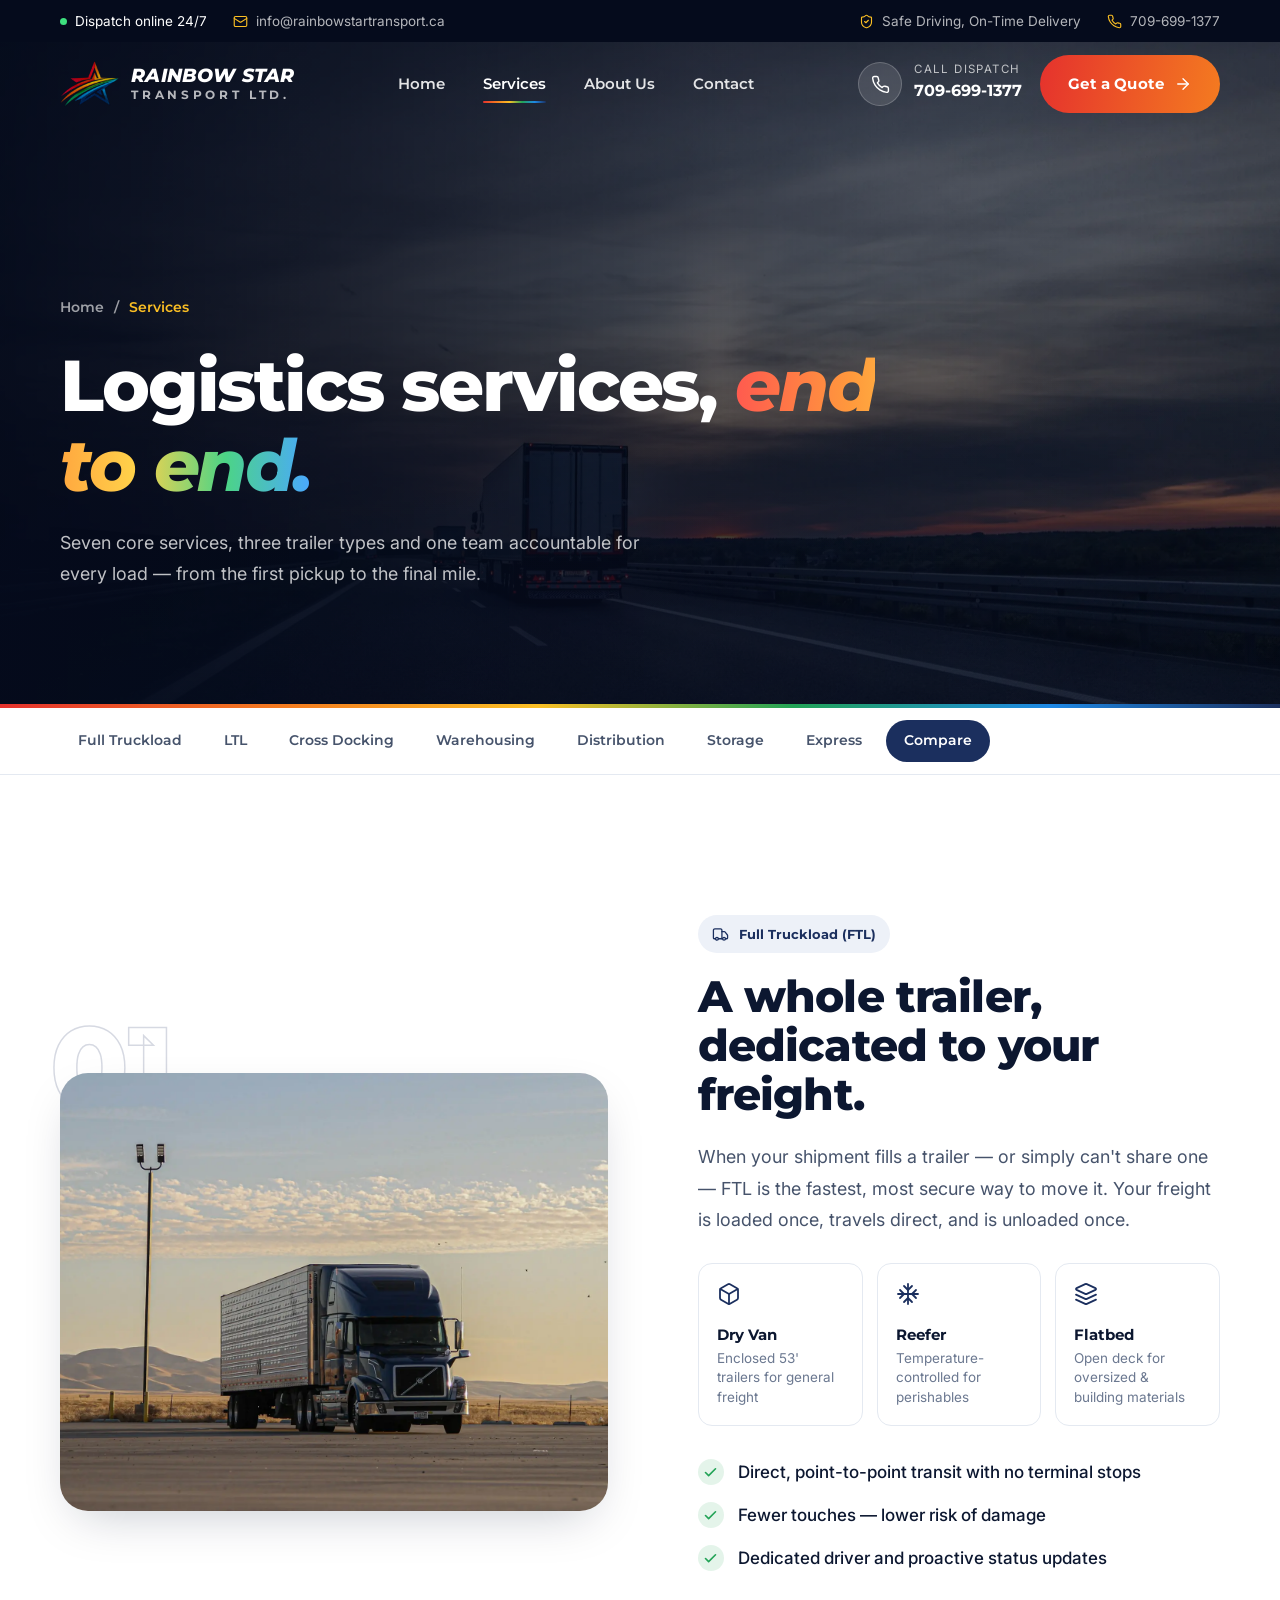
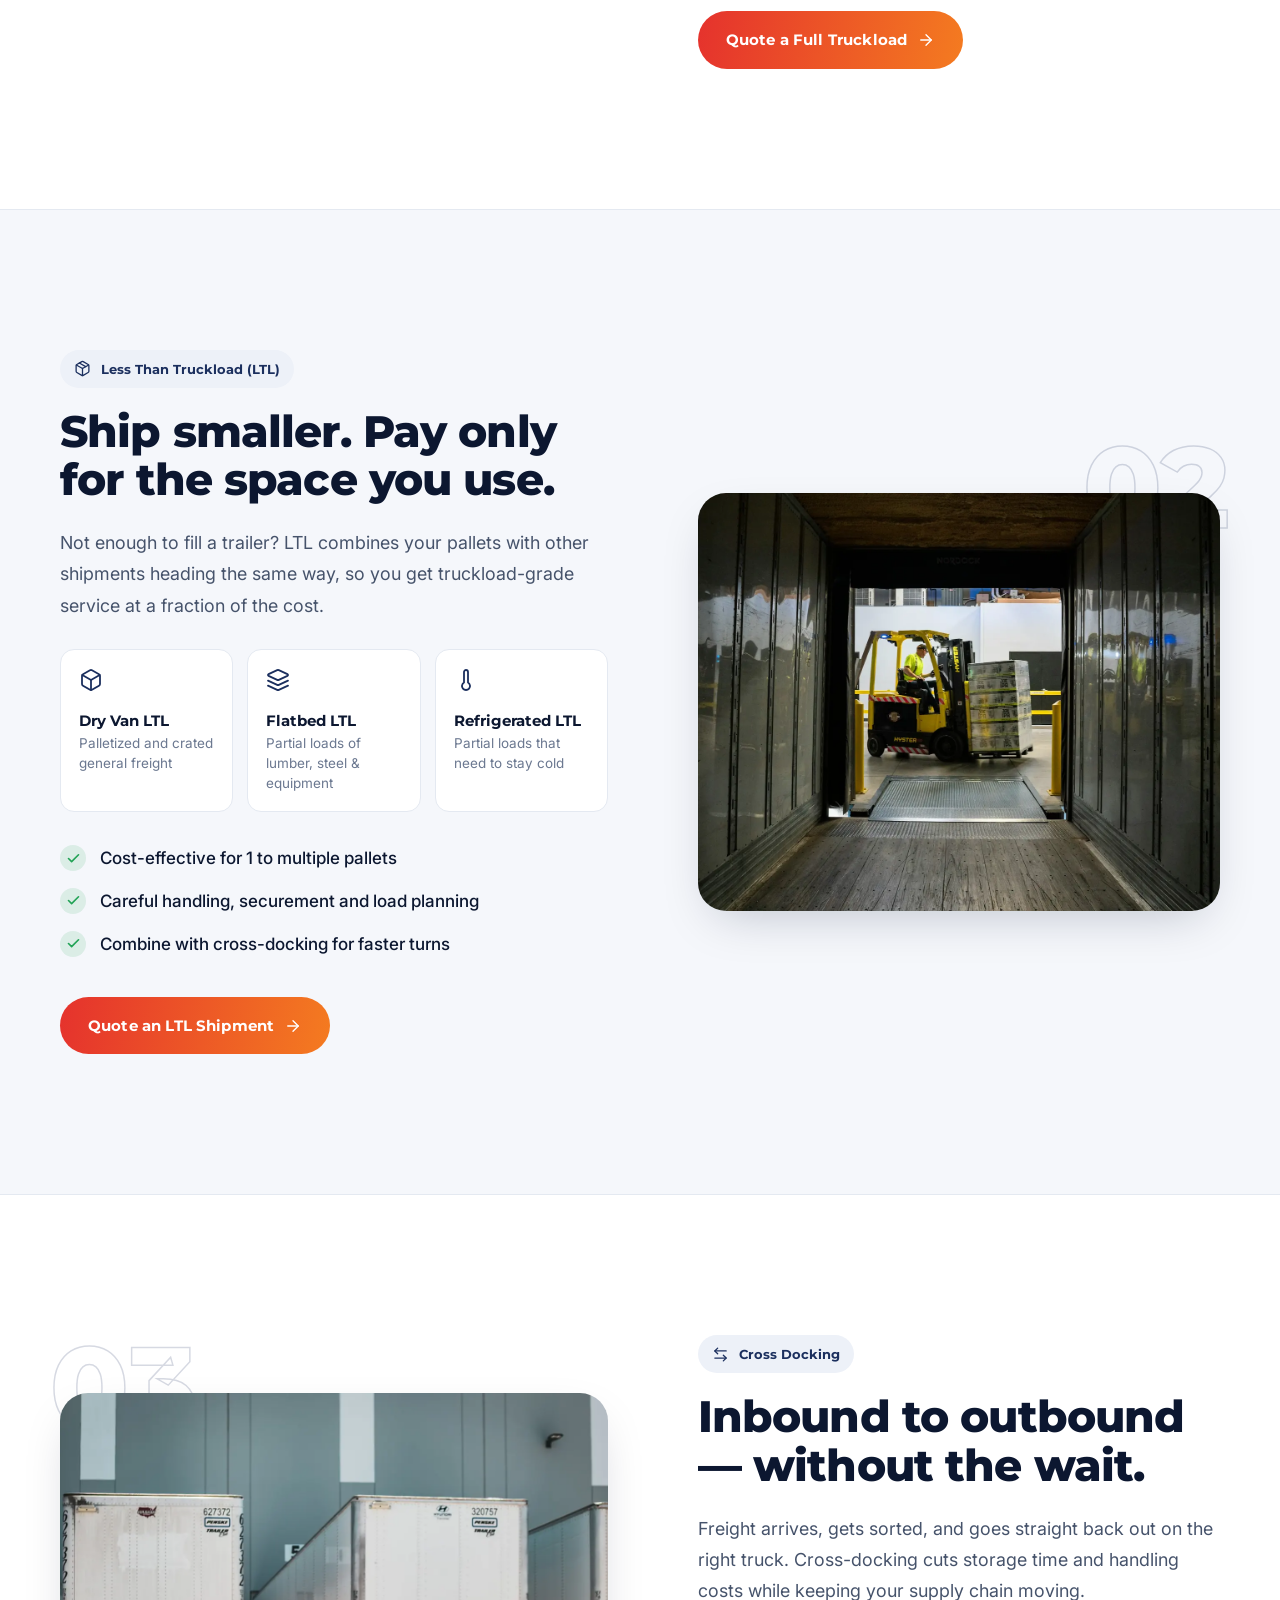
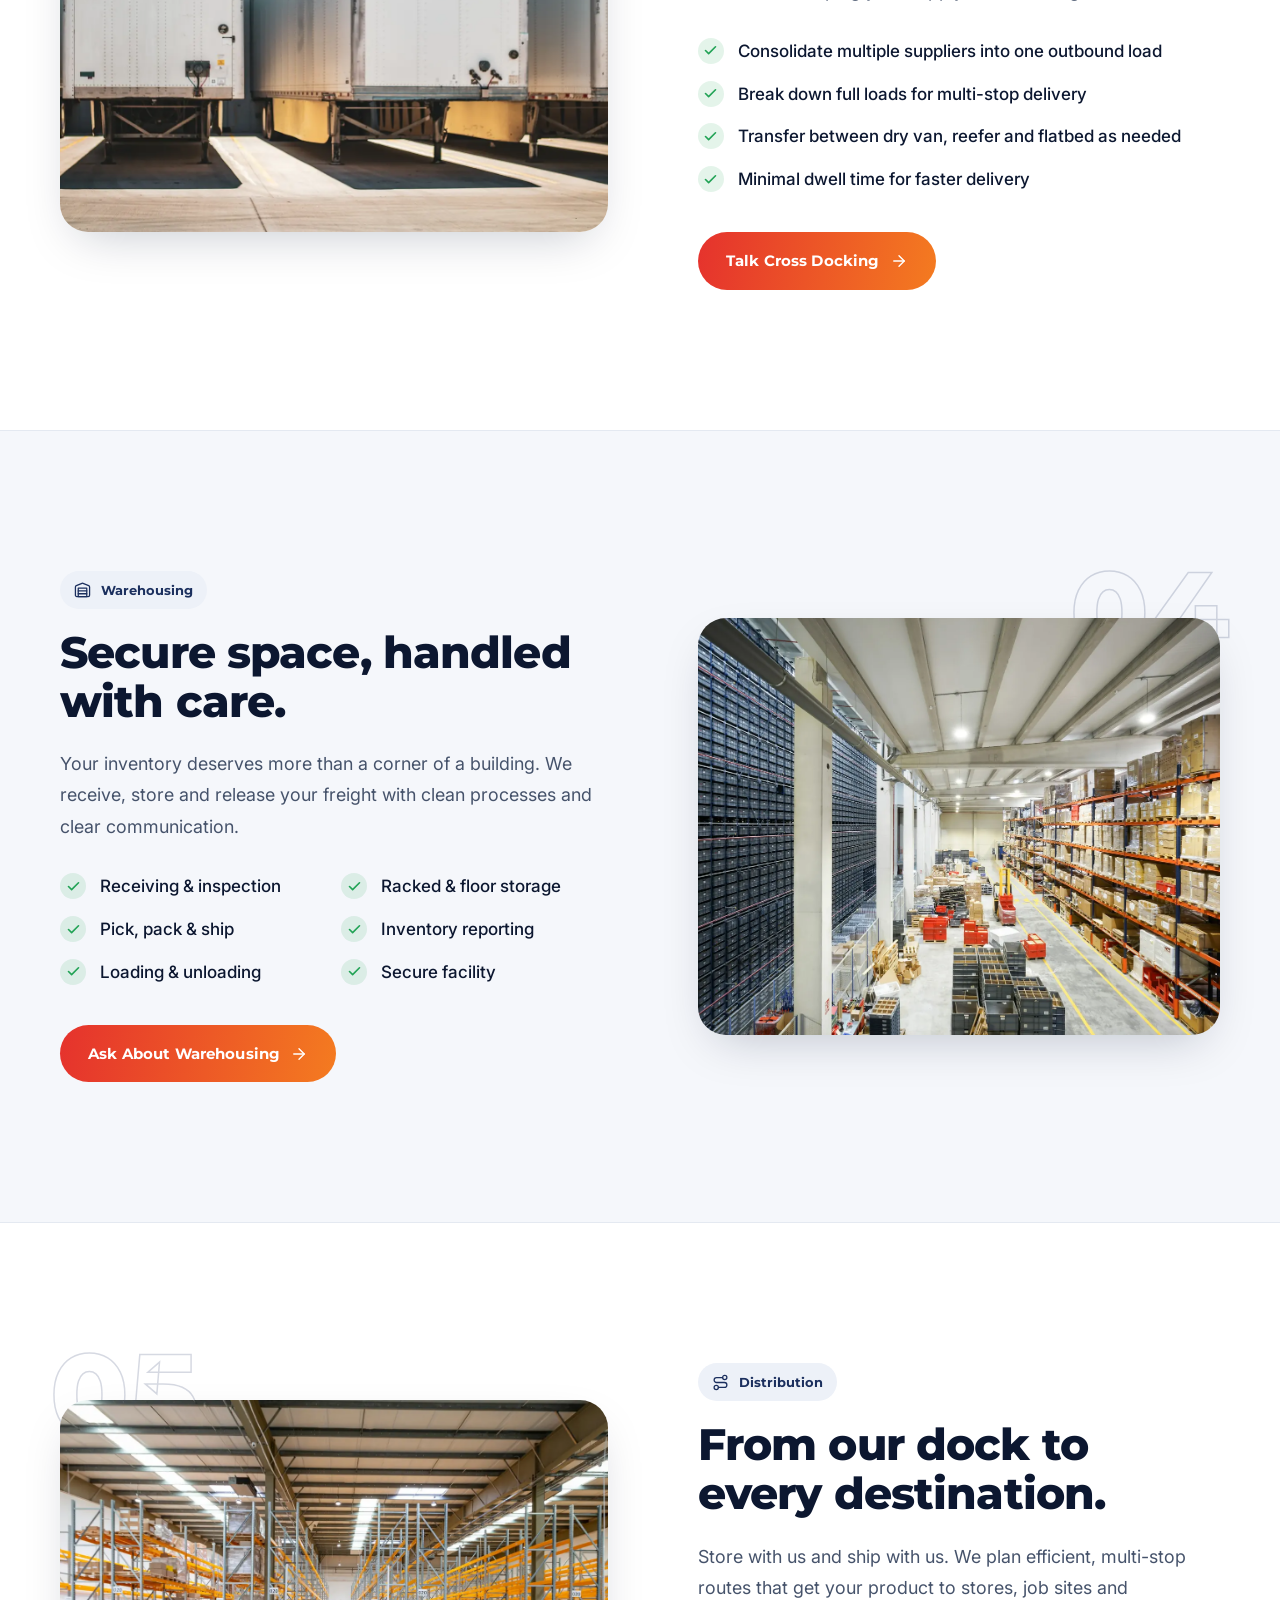
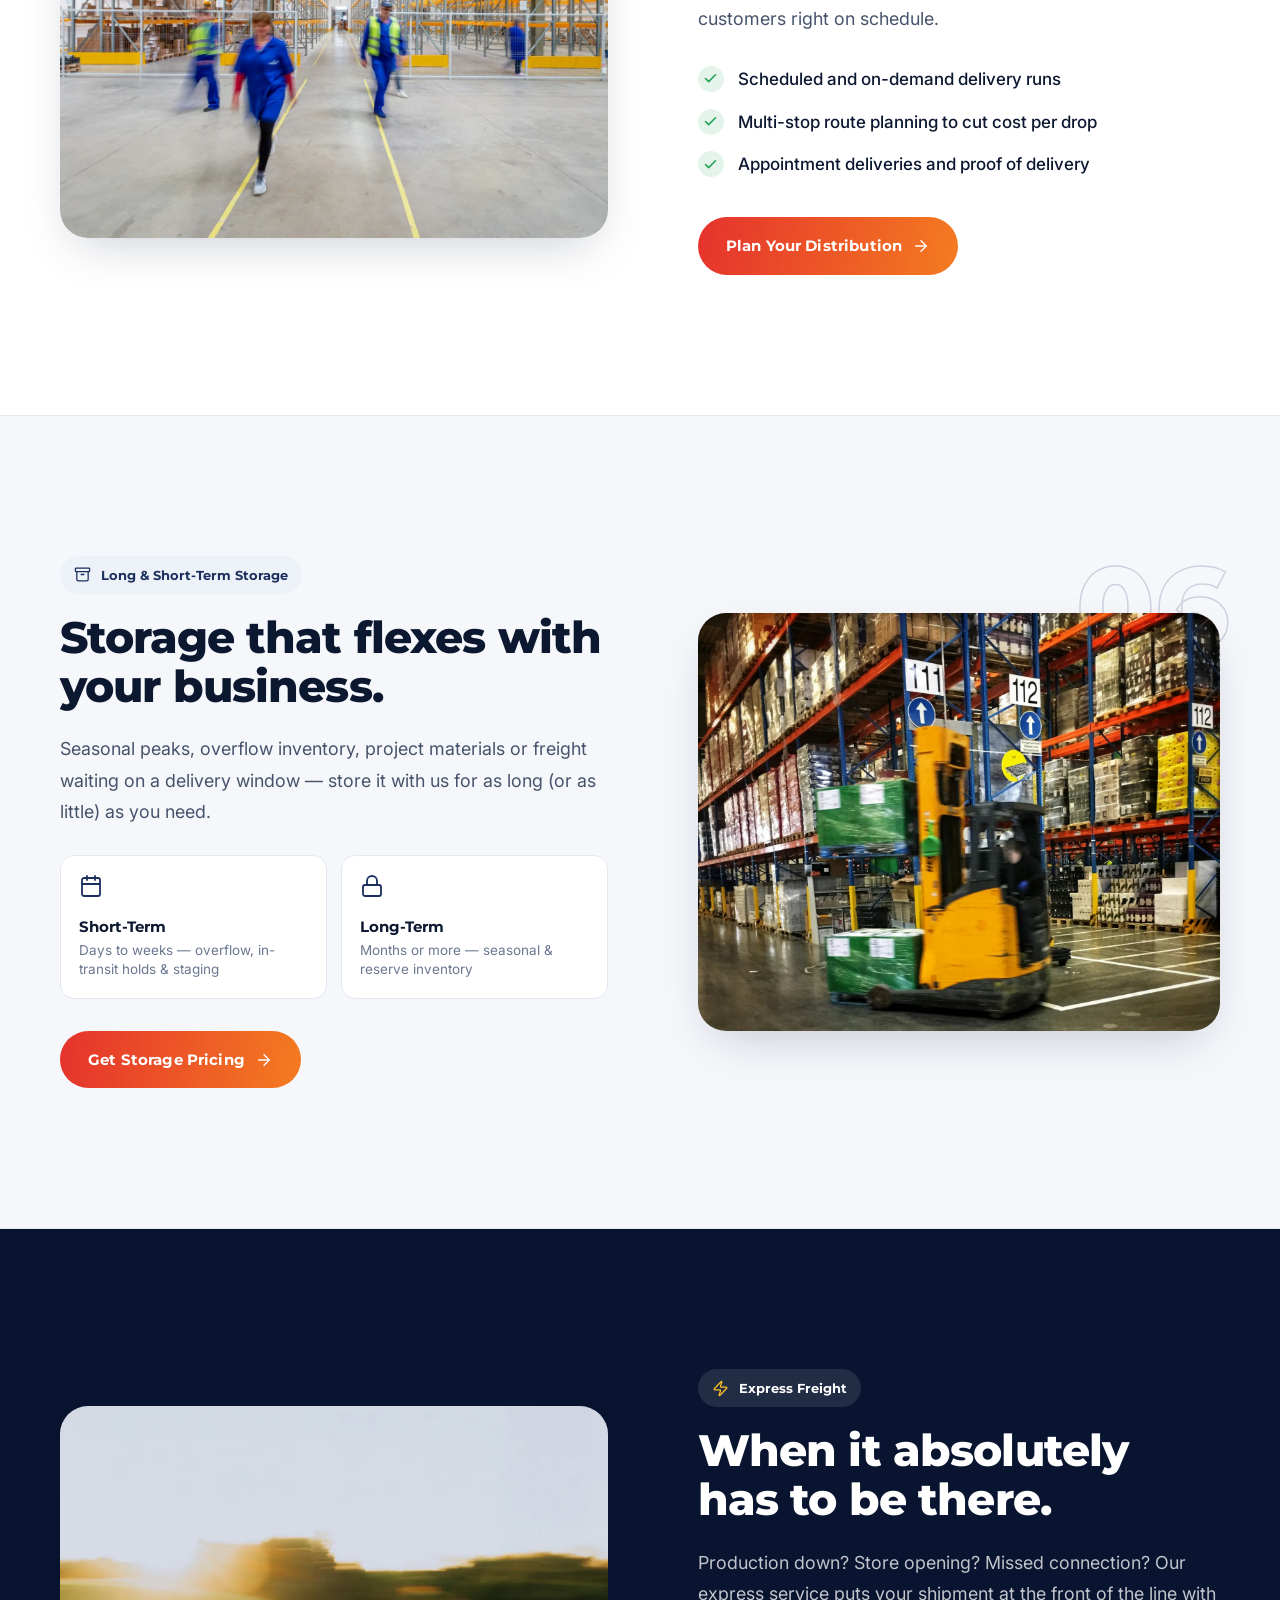
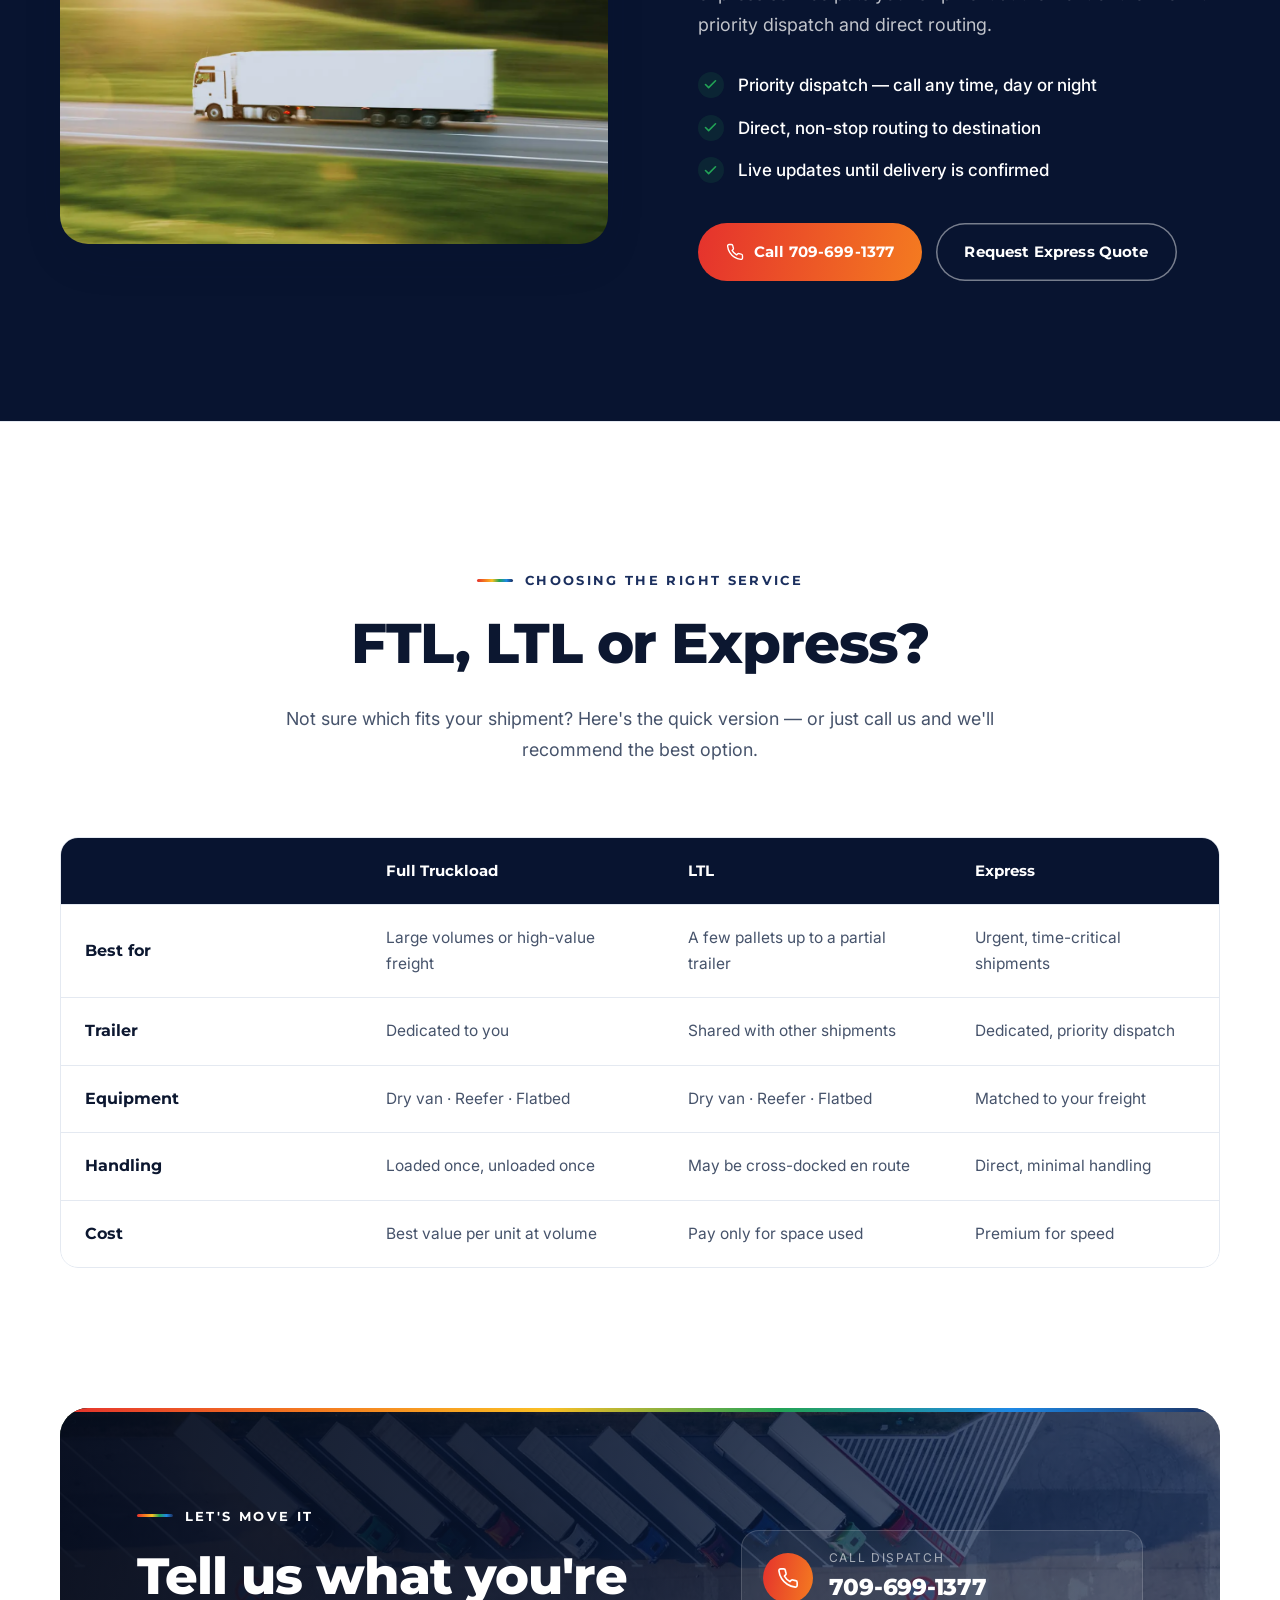
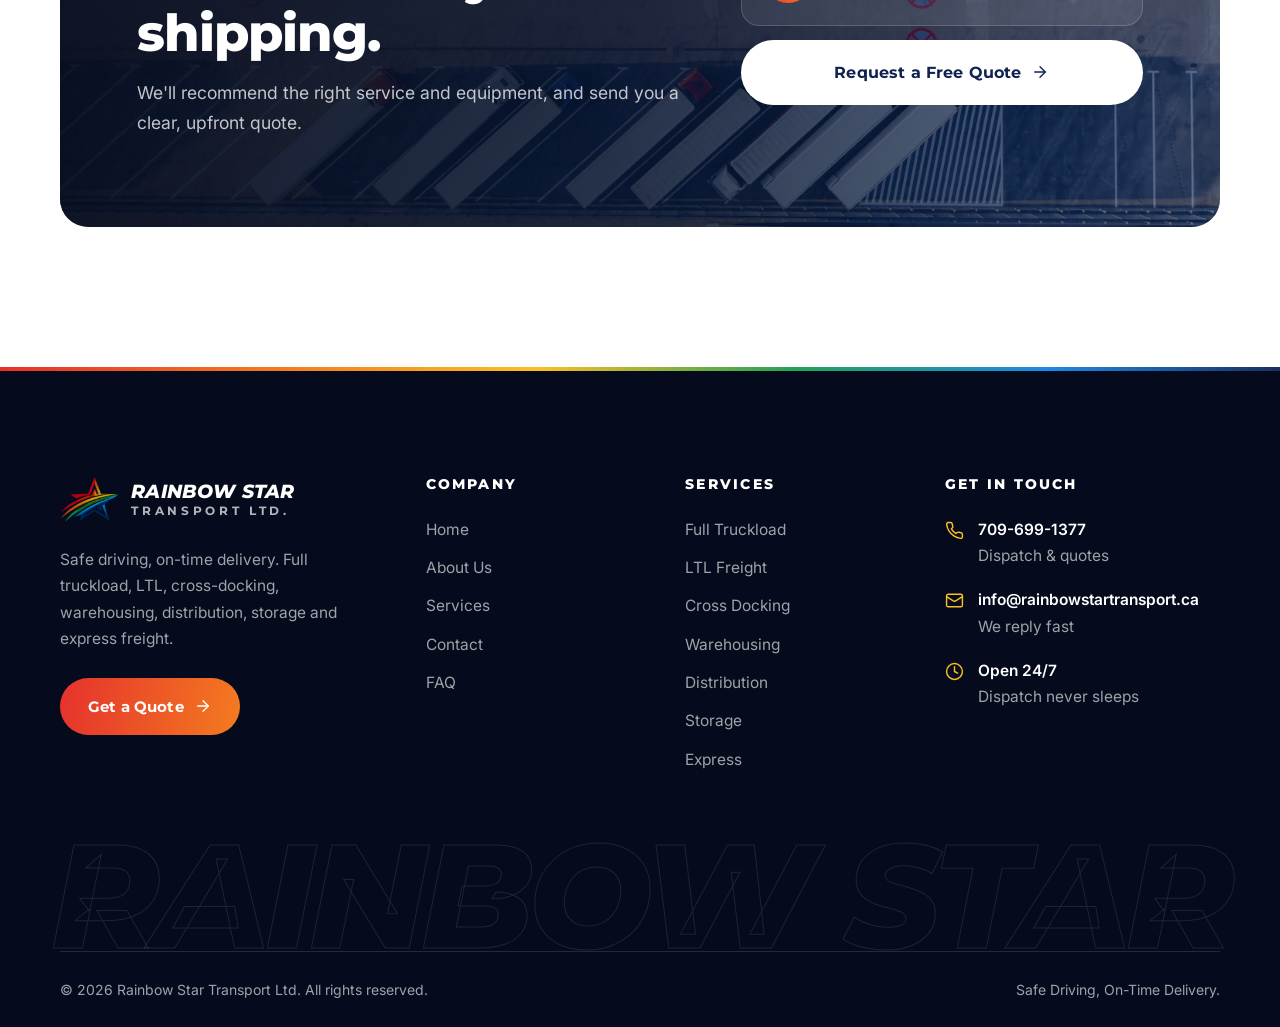
<file: services.html>
<!DOCTYPE html>
<html lang="en" class="no-js">
<head>
  <meta charset="utf-8">
  <meta name="viewport" content="width=device-width, initial-scale=1">
  <title>Services | Rainbow Star Transport Ltd. — FTL, LTL, Warehousing &amp; More</title>
  <meta name="description" content="Full truckload (dry van, reefer, flatbed), LTL, cross-docking, warehousing, distribution, long &amp; short-term storage and express freight from Rainbow Star Transport Ltd.">
  <meta name="theme-color" content="#081430">
  <meta property="og:type" content="website">
  <meta property="og:title" content="Services | Rainbow Star Transport Ltd. — FTL, LTL, Warehousing &amp; More">
  <meta property="og:description" content="Full truckload (dry van, reefer, flatbed), LTL, cross-docking, warehousing, distribution, long &amp; short-term storage and express freight from Rainbow Star Transport Ltd.">
  <meta property="og:image" content="assets/img/og-image.jpg">
  <link rel="icon" type="image/png" href="assets/img/favicon.png">
  <link rel="apple-touch-icon" href="assets/img/favicon.png">
  <link rel="preconnect" href="https://fonts.googleapis.com">
  <link rel="preconnect" href="https://fonts.gstatic.com" crossorigin>
  <link href="https://fonts.googleapis.com/css2?family=Inter:wght@400;500;600&family=Montserrat:ital,wght@0,600;0,700;0,800;1,700;1,800&display=swap" rel="stylesheet">
  <link rel="preload" as="image" href="assets/img/photos/highway-sunset.webp">
  <link rel="stylesheet" href="assets/css/styles.css?v=1.3">
</head>
<body>
<script src="assets/js/icons.js?v=1.3"></script>
<a class="skip-link" href="#main">Skip to content</a>

<!-- ============ TOP BAR ============ -->
<div class="topbar">
  <div class="container">
    <div class="topbar__group">
      <span class="topbar__live">Dispatch online 24/7</span>
      <a href="mailto:info@rainbowstartransport.ca" class="topbar__hide-sm"><svg class="icon"><use href="#i-mail"/></svg>info@rainbowstartransport.ca</a>
    </div>
    <div class="topbar__group topbar__group--hide-sm">
      <span><svg class="icon"><use href="#i-shield"/></svg>Safe Driving, On-Time Delivery</span>
      <a href="tel:+17096991377"><svg class="icon"><use href="#i-phone"/></svg>709-699-1377</a>
    </div>
  </div>
</div>

<!-- ============ HEADER ============ -->
<header class="header">
  <div class="container">
    <a href="index.html" class="brand" aria-label="Rainbow Star Transport — Home">
      <img src="assets/img/star-mark.png" alt="" width="60" height="46">
      <span class="brand__text"><span class="brand__name">Rainbow Star</span><span class="brand__sub">Transport Ltd.</span></span>
    </a>
    <nav class="nav" aria-label="Primary">
      <a class="nav__link" href="index.html">Home</a>
      <a class="nav__link is-active" href="services.html" aria-current="page">Services</a>
      <a class="nav__link" href="about.html">About Us</a>
      <a class="nav__link" href="contact.html">Contact</a>
    </nav>
    <div class="header__cta">
      <a class="header__phone" href="tel:+17096991377">
        <span class="header__phone-icon"><svg class="icon"><use href="#i-phone"/></svg></span>
        <div><small>Call dispatch</small><strong>709-699-1377</strong></div>
      </a>
      <a class="btn btn--primary" href="contact.html">Get a Quote <svg class="icon"><use href="#i-arrow"/></svg></a>
      <button class="menu-toggle" aria-label="Open menu" aria-expanded="false" aria-controls="drawer"><svg class="icon"><use href="#i-menu"/></svg></button>
    </div>
  </div>
</header>

<!-- ============ MOBILE DRAWER ============ -->
<div class="drawer" id="drawer" aria-hidden="true">
  <div class="drawer__backdrop" data-close></div>
  <div class="drawer__panel" role="dialog" aria-modal="true" aria-label="Menu">
    <div class="drawer__top">
      <a href="index.html" class="brand"><img src="assets/img/star-mark.png" alt="" width="60" height="46"><span class="brand__text"><span class="brand__name">Rainbow Star</span><span class="brand__sub">Transport Ltd.</span></span></a>
      <button class="drawer__close" data-close aria-label="Close menu"><svg class="icon"><use href="#i-x"/></svg></button>
    </div>
    <nav class="drawer__nav" aria-label="Mobile">
      <a href="index.html">Home <svg class="icon"><use href="#i-arrow-up-right"/></svg></a>
      <a href="services.html" class="is-active" aria-current="page">Services <svg class="icon"><use href="#i-arrow-up-right"/></svg></a>
      <a href="about.html">About Us <svg class="icon"><use href="#i-arrow-up-right"/></svg></a>
      <a href="contact.html">Contact <svg class="icon"><use href="#i-arrow-up-right"/></svg></a>
    </nav>
    <div class="drawer__foot">
      <a class="drawer__contact" href="tel:+17096991377"><svg class="icon"><use href="#i-phone"/></svg>709-699-1377</a>
      <a class="drawer__contact" href="mailto:info@rainbowstartransport.ca"><svg class="icon"><use href="#i-mail"/></svg>info@rainbowstartransport.ca</a>
      <a class="btn btn--primary btn--block" href="contact.html">Request a Free Quote <svg class="icon"><use href="#i-arrow"/></svg></a>
    </div>
  </div>
</div>

<main id="main">

<!-- ============ PAGE HERO ============ -->
<section class="page-hero">
  <div class="page-hero__media"><img src="assets/img/photos/highway-sunset.webp" alt="Truck driving toward the sunset on an open highway" fetchpriority="high"></div>
  <div class="container">
    <nav class="crumbs reveal" aria-label="Breadcrumb"><a href="index.html">Home</a><span>/</span><span aria-current="page">Services</span></nav>
    <h1 class="reveal" style="--d:.1s">Logistics services, <span class="text-rainbow italic">end to end.</span></h1>
    <p class="reveal" style="--d:.2s">Seven core services, three trailer types and one team accountable for every load — from the first pickup to the final mile.</p>
  </div>
</section>
<div class="rainbow-rule"></div>

<!-- ============ SUB NAV ============ -->
<nav class="subnav" aria-label="Services">
  <div class="container">
    <a href="#ftl">Full Truckload</a>
    <a href="#ltl">LTL</a>
    <a href="#cross-docking">Cross Docking</a>
    <a href="#warehousing">Warehousing</a>
    <a href="#distribution">Distribution</a>
    <a href="#storage">Storage</a>
    <a href="#express">Express</a>
    <a href="#compare">Compare</a>
  </div>
</nav>

<!-- ============ FTL ============ -->
<section class="section svc-detail" id="ftl">
  <div class="container split">
    <div class="svc-detail__media reveal reveal--left">
      <span class="svc-detail__index" aria-hidden="true">01</span>
      <div class="svc-detail__img"><img src="assets/img/photos/dusk-semi.webp" alt="Semi truck with a dry van trailer at dusk" loading="lazy"></div>
    </div>
    <div class="reveal reveal--right">
      <span class="svc-detail__label"><svg class="icon"><use href="#i-truck"/></svg>Full Truckload (FTL)</span>
      <h2 class="h-lg">A whole trailer, dedicated to your freight.</h2>
      <p class="lead">When your shipment fills a trailer — or simply can't share one — FTL is the fastest, most secure way to move it. Your freight is loaded once, travels direct, and is unloaded once.</p>
      <div class="mode-cards">
        <div class="mode-card"><svg class="icon"><use href="#i-box"/></svg><strong>Dry Van</strong><span>Enclosed 53' trailers for general freight</span></div>
        <div class="mode-card"><svg class="icon"><use href="#i-snowflake"/></svg><strong>Reefer</strong><span>Temperature-controlled for perishables</span></div>
        <div class="mode-card"><svg class="icon"><use href="#i-layers"/></svg><strong>Flatbed</strong><span>Open deck for oversized &amp; building materials</span></div>
      </div>
      <ul class="checklist">
        <li><span class="tick"><svg class="icon"><use href="#i-check"/></svg></span>Direct, point-to-point transit with no terminal stops</li>
        <li><span class="tick"><svg class="icon"><use href="#i-check"/></svg></span>Fewer touches — lower risk of damage</li>
        <li><span class="tick"><svg class="icon"><use href="#i-check"/></svg></span>Dedicated driver and proactive status updates</li>
      </ul>
      <a class="btn btn--primary" href="contact.html?service=ftl">Quote a Full Truckload <svg class="icon"><use href="#i-arrow"/></svg></a>
    </div>
  </div>
</section>

<!-- ============ LTL ============ -->
<section class="section section--alt svc-detail" id="ltl">
  <div class="container split split--reverse">
    <div class="svc-detail__media reveal reveal--right">
      <span class="svc-detail__index" aria-hidden="true">02</span>
      <div class="svc-detail__img"><img src="assets/img/photos/loading-forklift.webp" alt="Forklift loading palletized freight into a trailer" loading="lazy"></div>
    </div>
    <div class="reveal reveal--left">
      <span class="svc-detail__label"><svg class="icon"><use href="#i-package"/></svg>Less Than Truckload (LTL)</span>
      <h2 class="h-lg">Ship smaller. Pay only for the space you use.</h2>
      <p class="lead">Not enough to fill a trailer? LTL combines your pallets with other shipments heading the same way, so you get truckload-grade service at a fraction of the cost.</p>
      <div class="mode-cards">
        <div class="mode-card"><svg class="icon"><use href="#i-box"/></svg><strong>Dry Van LTL</strong><span>Palletized and crated general freight</span></div>
        <div class="mode-card"><svg class="icon"><use href="#i-layers"/></svg><strong>Flatbed LTL</strong><span>Partial loads of lumber, steel &amp; equipment</span></div>
        <div class="mode-card"><svg class="icon"><use href="#i-thermo"/></svg><strong>Refrigerated LTL</strong><span>Partial loads that need to stay cold</span></div>
      </div>
      <ul class="checklist">
        <li><span class="tick"><svg class="icon"><use href="#i-check"/></svg></span>Cost-effective for 1 to multiple pallets</li>
        <li><span class="tick"><svg class="icon"><use href="#i-check"/></svg></span>Careful handling, securement and load planning</li>
        <li><span class="tick"><svg class="icon"><use href="#i-check"/></svg></span>Combine with cross-docking for faster turns</li>
      </ul>
      <a class="btn btn--primary" href="contact.html?service=ltl">Quote an LTL Shipment <svg class="icon"><use href="#i-arrow"/></svg></a>
    </div>
  </div>
</section>

<!-- ============ CROSS DOCKING ============ -->
<section class="section svc-detail" id="cross-docking">
  <div class="container split">
    <div class="svc-detail__media reveal reveal--left">
      <span class="svc-detail__index" aria-hidden="true">03</span>
      <div class="svc-detail__img"><img src="assets/img/photos/dock-trailers.webp" alt="Trailers backed up to loading dock doors" loading="lazy"></div>
    </div>
    <div class="reveal reveal--right">
      <span class="svc-detail__label"><svg class="icon"><use href="#i-swap"/></svg>Cross Docking</span>
      <h2 class="h-lg">Inbound to outbound — without the wait.</h2>
      <p class="lead">Freight arrives, gets sorted, and goes straight back out on the right truck. Cross-docking cuts storage time and handling costs while keeping your supply chain moving.</p>
      <ul class="checklist">
        <li><span class="tick"><svg class="icon"><use href="#i-check"/></svg></span>Consolidate multiple suppliers into one outbound load</li>
        <li><span class="tick"><svg class="icon"><use href="#i-check"/></svg></span>Break down full loads for multi-stop delivery</li>
        <li><span class="tick"><svg class="icon"><use href="#i-check"/></svg></span>Transfer between dry van, reefer and flatbed as needed</li>
        <li><span class="tick"><svg class="icon"><use href="#i-check"/></svg></span>Minimal dwell time for faster delivery</li>
      </ul>
      <a class="btn btn--primary" href="contact.html?service=cross-docking">Talk Cross Docking <svg class="icon"><use href="#i-arrow"/></svg></a>
    </div>
  </div>
</section>

<!-- ============ WAREHOUSING ============ -->
<section class="section section--alt svc-detail" id="warehousing">
  <div class="container split split--reverse">
    <div class="svc-detail__media reveal reveal--right">
      <span class="svc-detail__index" aria-hidden="true">04</span>
      <div class="svc-detail__img"><img src="assets/img/photos/warehouse-aisle.webp" alt="Organized warehouse aisle with racking and pallets" loading="lazy"></div>
    </div>
    <div class="reveal reveal--left">
      <span class="svc-detail__label"><svg class="icon"><use href="#i-warehouse"/></svg>Warehousing</span>
      <h2 class="h-lg">Secure space, handled with care.</h2>
      <p class="lead">Your inventory deserves more than a corner of a building. We receive, store and release your freight with clean processes and clear communication.</p>
      <ul class="checklist checklist--2">
        <li><span class="tick"><svg class="icon"><use href="#i-check"/></svg></span>Receiving &amp; inspection</li>
        <li><span class="tick"><svg class="icon"><use href="#i-check"/></svg></span>Racked &amp; floor storage</li>
        <li><span class="tick"><svg class="icon"><use href="#i-check"/></svg></span>Pick, pack &amp; ship</li>
        <li><span class="tick"><svg class="icon"><use href="#i-check"/></svg></span>Inventory reporting</li>
        <li><span class="tick"><svg class="icon"><use href="#i-check"/></svg></span>Loading &amp; unloading</li>
        <li><span class="tick"><svg class="icon"><use href="#i-check"/></svg></span>Secure facility</li>
      </ul>
      <a class="btn btn--primary" href="contact.html?service=warehousing">Ask About Warehousing <svg class="icon"><use href="#i-arrow"/></svg></a>
    </div>
  </div>
</section>

<!-- ============ DISTRIBUTION ============ -->
<section class="section svc-detail" id="distribution">
  <div class="container split">
    <div class="svc-detail__media reveal reveal--left">
      <span class="svc-detail__index" aria-hidden="true">05</span>
      <div class="svc-detail__img"><img src="assets/img/photos/dc-team.webp" alt="Team members walking through a modern distribution centre" loading="lazy"></div>
    </div>
    <div class="reveal reveal--right">
      <span class="svc-detail__label"><svg class="icon"><use href="#i-route"/></svg>Distribution</span>
      <h2 class="h-lg">From our dock to every destination.</h2>
      <p class="lead">Store with us and ship with us. We plan efficient, multi-stop routes that get your product to stores, job sites and customers right on schedule.</p>
      <ul class="checklist">
        <li><span class="tick"><svg class="icon"><use href="#i-check"/></svg></span>Scheduled and on-demand delivery runs</li>
        <li><span class="tick"><svg class="icon"><use href="#i-check"/></svg></span>Multi-stop route planning to cut cost per drop</li>
        <li><span class="tick"><svg class="icon"><use href="#i-check"/></svg></span>Appointment deliveries and proof of delivery</li>
      </ul>
      <a class="btn btn--primary" href="contact.html?service=distribution">Plan Your Distribution <svg class="icon"><use href="#i-arrow"/></svg></a>
    </div>
  </div>
</section>

<!-- ============ STORAGE ============ -->
<section class="section section--alt svc-detail" id="storage">
  <div class="container split split--reverse">
    <div class="svc-detail__media reveal reveal--right">
      <span class="svc-detail__index" aria-hidden="true">06</span>
      <div class="svc-detail__img"><img src="assets/img/photos/forklift-racks.webp" alt="Reach truck working between tall storage racks" loading="lazy"></div>
    </div>
    <div class="reveal reveal--left">
      <span class="svc-detail__label"><svg class="icon"><use href="#i-archive"/></svg>Long &amp; Short-Term Storage</span>
      <h2 class="h-lg">Storage that flexes with your business.</h2>
      <p class="lead">Seasonal peaks, overflow inventory, project materials or freight waiting on a delivery window — store it with us for as long (or as little) as you need.</p>
      <div class="mode-cards" style="grid-template-columns:1fr 1fr">
        <div class="mode-card"><svg class="icon"><use href="#i-calendar"/></svg><strong>Short-Term</strong><span>Days to weeks — overflow, in-transit holds &amp; staging</span></div>
        <div class="mode-card"><svg class="icon"><use href="#i-lock"/></svg><strong>Long-Term</strong><span>Months or more — seasonal &amp; reserve inventory</span></div>
      </div>
      <a class="btn btn--primary" href="contact.html?service=storage">Get Storage Pricing <svg class="icon"><use href="#i-arrow"/></svg></a>
    </div>
  </div>
</section>

<!-- ============ EXPRESS ============ -->
<section class="section section--dark svc-detail" id="express" style="overflow:hidden">
  <div class="container split">
    <div class="svc-detail__media reveal reveal--left">
      <div class="svc-detail__img"><img src="assets/img/photos/express-motion.webp" alt="Truck moving at speed along a highway" loading="lazy"></div>
    </div>
    <div class="reveal reveal--right on-dark">
      <span class="svc-detail__label" style="background:rgba(255,255,255,.1);color:#fff"><svg class="icon" style="color:var(--yellow)"><use href="#i-zap"/></svg>Express Freight</span>
      <h2 class="h-lg">When it absolutely has to be there.</h2>
      <p class="lead" style="color:rgba(255,255,255,.75)">Production down? Store opening? Missed connection? Our express service puts your shipment at the front of the line with priority dispatch and direct routing.</p>
      <ul class="checklist">
        <li><span class="tick"><svg class="icon"><use href="#i-check"/></svg></span>Priority dispatch — call any time, day or night</li>
        <li><span class="tick"><svg class="icon"><use href="#i-check"/></svg></span>Direct, non-stop routing to destination</li>
        <li><span class="tick"><svg class="icon"><use href="#i-check"/></svg></span>Live updates until delivery is confirmed</li>
      </ul>
      <div style="display:flex;gap:14px;flex-wrap:wrap">
        <a class="btn btn--primary" href="tel:+17096991377"><svg class="icon" style="transform:none"><use href="#i-phone"/></svg> Call 709-699-1377</a>
        <a class="btn btn--ghost" href="contact.html?service=express">Request Express Quote</a>
      </div>
    </div>
  </div>
</section>

<!-- ============ COMPARE ============ -->
<section class="section svc-detail" id="compare">
  <div class="container">
    <div class="section-head section-head--center reveal">
      <span class="eyebrow">Choosing the right service</span>
      <h2 class="h-xl">FTL, LTL or Express?</h2>
      <p class="lead">Not sure which fits your shipment? Here's the quick version — or just call us and we'll recommend the best option.</p>
    </div>
    <div class="table-wrap reveal">
      <table class="compare">
        <thead><tr><th scope="col"></th><th scope="col">Full Truckload</th><th scope="col">LTL</th><th scope="col">Express</th></tr></thead>
        <tbody>
          <tr><th scope="row">Best for</th><td>Large volumes or high-value freight</td><td>A few pallets up to a partial trailer</td><td>Urgent, time-critical shipments</td></tr>
          <tr><th scope="row">Trailer</th><td>Dedicated to you</td><td>Shared with other shipments</td><td>Dedicated, priority dispatch</td></tr>
          <tr><th scope="row">Equipment</th><td>Dry van · Reefer · Flatbed</td><td>Dry van · Reefer · Flatbed</td><td>Matched to your freight</td></tr>
          <tr><th scope="row">Handling</th><td>Loaded once, unloaded once</td><td>May be cross-docked en route</td><td>Direct, minimal handling</td></tr>
          <tr><th scope="row">Cost</th><td>Best value per unit at volume</td><td>Pay only for space used</td><td>Premium for speed</td></tr>
        </tbody>
      </table>
    </div>
  </div>
</section>

<!-- ============ CTA ============ -->
<section class="section" style="padding-top:0">
  <div class="container">
    <div class="cta reveal reveal--zoom">
      <div class="cta__bg"><img src="assets/img/photos/trailers-aerial.webp" alt="" loading="lazy"></div>
      <div class="cta__grid">
        <div>
          <span class="eyebrow" style="color:#fff">Let's move it</span>
          <h2>Tell us what you're shipping.</h2>
          <p>We'll recommend the right service and equipment, and send you a clear, upfront quote.</p>
        </div>
        <div class="cta__actions">
          <a class="cta__phone" href="tel:+17096991377"><span class="icon-wrap"><svg class="icon"><use href="#i-phone"/></svg></span><span><small>Call dispatch</small><strong>709-699-1377</strong></span></a>
          <a class="btn btn--light btn--lg" href="contact.html">Request a Free Quote <svg class="icon"><use href="#i-arrow"/></svg></a>
        </div>
      </div>
    </div>
  </div>
</section>

</main>

<!-- ============ FOOTER ============ -->
<footer class="footer">
  <div class="container">
    <div class="footer__top">
      <div>
        <a href="index.html" class="brand"><img src="assets/img/star-mark.png" alt="" width="60" height="46"><span class="brand__text"><span class="brand__name">Rainbow Star</span><span class="brand__sub">Transport Ltd.</span></span></a>
        <p>Safe driving, on-time delivery. Full truckload, LTL, cross-docking, warehousing, distribution, storage and express freight.</p>
        <a class="btn btn--primary" href="contact.html" style="margin-top:8px">Get a Quote <svg class="icon"><use href="#i-arrow"/></svg></a>
      </div>
      <div>
        <h4>Company</h4>
        <ul class="footer__links">
          <li><a href="index.html">Home</a></li>
          <li><a href="about.html">About Us</a></li>
          <li><a href="services.html">Services</a></li>
          <li><a href="contact.html">Contact</a></li>
          <li><a href="contact.html#faq">FAQ</a></li>
        </ul>
      </div>
      <div>
        <h4>Services</h4>
        <ul class="footer__links">
          <li><a href="services.html#ftl">Full Truckload</a></li>
          <li><a href="services.html#ltl">LTL Freight</a></li>
          <li><a href="services.html#cross-docking">Cross Docking</a></li>
          <li><a href="services.html#warehousing">Warehousing</a></li>
          <li><a href="services.html#distribution">Distribution</a></li>
          <li><a href="services.html#storage">Storage</a></li>
          <li><a href="services.html#express">Express</a></li>
        </ul>
      </div>
      <div>
        <h4>Get in touch</h4>
        <div class="footer__contact">
          <a href="tel:+17096991377"><svg class="icon"><use href="#i-phone"/></svg><span><strong>709-699-1377</strong>Dispatch &amp; quotes</span></a>
          <a href="mailto:info@rainbowstartransport.ca"><svg class="icon"><use href="#i-mail"/></svg><span><strong>info@rainbowstartransport.ca</strong>We reply fast</span></a>
          <div><svg class="icon"><use href="#i-clock"/></svg><span><strong>Open 24/7</strong>Dispatch never sleeps</span></div>
        </div>
      </div>
    </div>
  </div>
  <div class="footer__big" aria-hidden="true">Rainbow Star</div>
  <div class="container">
    <div class="footer__bottom">
      <span>© <span data-year>2026</span> Rainbow Star Transport Ltd. All rights reserved.</span>
      <span>Safe Driving, On-Time Delivery.</span>
    </div>
  </div>
</footer>

<button class="to-top" aria-label="Back to top"><svg class="icon"><use href="#i-arrow"/></svg></button>
<script src="assets/js/main.js?v=1.3" defer></script>
</body>
</html>
</file>
<file: assets/css/styles.css>
/* ==========================================================================
   Rainbow Star Transport Ltd. — Design System
   ========================================================================== */

:root {
  /* Brand */
  --navy-950: #050b1c;
  --navy-900: #081430;
  --navy-850: #0b1a3d;
  --navy-800: #0f2250;
  --navy-700: #1b2f5e;          /* logo navy */
  --navy-500: #3a5292;
  --red: #e5322d;
  --orange: #f47b20;
  --yellow: #fbbf24;
  --green: #22a356;
  --blue: #1e88e5;

  --rainbow: linear-gradient(90deg, #e5322d 0%, #f47b20 22%, #fbbf24 42%, #22a356 62%, #1e88e5 82%, #1b2f5e 100%);
  --sunset: linear-gradient(100deg, #e5322d 0%, #f47b20 100%);

  /* Neutrals */
  --ink: #0c1730;
  --body: #46536b;
  --muted: #6b7890;
  --line: #e4e9f1;
  --line-dark: rgba(255, 255, 255, .12);
  --surface: #ffffff;
  --surface-2: #f5f7fb;
  --surface-3: #edf1f8;

  /* Type */
  --font-display: "Montserrat", "Segoe UI", system-ui, sans-serif;
  --font-body: "Inter", "Segoe UI", system-ui, sans-serif;

  /* Layout */
  --container: 1240px;
  --gutter: clamp(16px, 4vw, 40px);
  --radius-sm: 10px;
  --radius: 18px;
  --radius-lg: 28px;
  --header-h: 84px;

  --shadow-sm: 0 2px 6px rgba(8, 20, 48, .06);
  --shadow: 0 18px 50px -18px rgba(8, 20, 48, .25);
  --shadow-lg: 0 40px 90px -30px rgba(8, 20, 48, .45);
  --ease: cubic-bezier(.22, .9, .25, 1);
}

/* ---------- Reset ---------- */
*, *::before, *::after { box-sizing: border-box; }
html { scroll-behavior: smooth; -webkit-text-size-adjust: 100%; overflow-x: hidden; overflow-x: clip; }
main, .footer { overflow-x: clip; }
[id] { scroll-margin-top: 96px; }
body {
  margin: 0;
  font-family: var(--font-body);
  font-size: 17px;
  line-height: 1.7;
  color: var(--body);
  background: var(--surface);
  -webkit-font-smoothing: antialiased;
  -moz-osx-font-smoothing: grayscale;
  overflow-x: hidden;
}
img { max-width: 100%; display: block; }
a { color: inherit; text-decoration: none; }
button { font: inherit; cursor: pointer; }
h1, h2, h3, h4, h5 {
  font-family: var(--font-display);
  color: var(--ink);
  line-height: 1.12;
  letter-spacing: -.02em;
  margin: 0 0 .5em;
  font-weight: 800;
}
p { margin: 0 0 1.1em; }
ul { margin: 0; padding: 0; list-style: none; }
::selection { background: var(--navy-700); color: #fff; }
:focus-visible { outline: 3px solid var(--orange); outline-offset: 3px; border-radius: 6px; }

.icon { width: 1em; height: 1em; stroke: currentColor; fill: none; stroke-width: 1.8; stroke-linecap: round; stroke-linejoin: round; flex-shrink: 0; }
.sr-only { position: absolute; width: 1px; height: 1px; overflow: hidden; clip: rect(0 0 0 0); white-space: nowrap; }
.skip-link { position: absolute; left: 16px; top: -60px; z-index: 999; background: #fff; color: var(--ink); padding: 10px 16px; border-radius: 8px; font-weight: 600; }
.skip-link:focus { top: 12px; }

/* ---------- Layout ---------- */
.container { width: 100%; max-width: var(--container); margin: 0 auto; padding: 0 var(--gutter); }
.section { padding: clamp(80px, 11vw, 140px) 0; position: relative; }
.section--tight { padding: clamp(60px, 8vw, 100px) 0; }
.section--alt { background: var(--surface-2); }
.section--dark { background: var(--navy-900); color: rgba(255,255,255,.72); }
.section--dark h2, .section--dark h3, .section--dark h4 { color: #fff; }

.grid { display: grid; gap: clamp(20px, 3vw, 32px); }
.split { display: grid; grid-template-columns: 1.05fr 1fr; gap: clamp(40px, 7vw, 100px); align-items: center; }
.split--reverse > :first-child { order: 2; }

/* ---------- Typography helpers ---------- */
.eyebrow {
  display: inline-flex; align-items: center; gap: 12px;
  font-family: var(--font-display);
  font-size: 13px; font-weight: 700; letter-spacing: .18em; text-transform: uppercase;
  color: var(--navy-700);
  margin-bottom: 20px;
}
.eyebrow::before { content: ""; width: 36px; height: 3px; border-radius: 3px; background: var(--rainbow); }
.section--dark .eyebrow, .on-dark .eyebrow { color: #fff; }

.h-display { font-size: clamp(2.5rem, 6.4vw, 5.4rem); font-weight: 800; letter-spacing: -.035em; line-height: 1.02; }
.h-xl { font-size: clamp(2.1rem, 4.4vw, 3.6rem); }
.h-lg { font-size: clamp(1.8rem, 3.4vw, 2.75rem); }
.h-md { font-size: clamp(1.3rem, 2vw, 1.6rem); }
.lead { font-size: clamp(1.05rem, 1.4vw, 1.22rem); line-height: 1.75; color: var(--body); }
.text-rainbow {
  background: linear-gradient(90deg, #ff5a4f 0%, #ff9a3c 30%, #ffd24a 55%, #4cd486 78%, #4aa8ff 100%);
  -webkit-background-clip: text; background-clip: text; color: transparent;
}
.italic { font-style: italic; }
.section-head { max-width: 760px; margin-bottom: clamp(44px, 6vw, 72px); }
.section-head--center { margin-left: auto; margin-right: auto; text-align: center; }
.section-head--center .eyebrow { justify-content: center; }
.section-head--row { max-width: none; display: flex; align-items: end; justify-content: space-between; gap: 32px; flex-wrap: wrap; }
.section-head--row > div { max-width: 680px; }

/* ---------- Buttons ---------- */
.btn {
  --bg: var(--navy-700); --fg: #fff;
  position: relative; display: inline-flex; align-items: center; justify-content: center; gap: 10px;
  padding: 16px 28px; border-radius: 100px; border: 0;
  background: var(--bg); color: var(--fg);
  font-family: var(--font-display); font-weight: 700; font-size: 15px; letter-spacing: .01em;
  transition: transform .35s var(--ease), box-shadow .35s var(--ease), background .3s;
  white-space: nowrap; isolation: isolate; overflow: hidden;
}
.btn .icon { font-size: 18px; transition: transform .35s var(--ease); }
.btn:hover { transform: translateY(-2px); box-shadow: 0 14px 30px -10px rgba(8,20,48,.45); }
.btn:hover .icon { transform: translateX(4px); }
.btn--primary { background: var(--sunset); }
.btn--primary::after { content: ""; position: absolute; inset: 0; z-index: -1; background: linear-gradient(100deg, #f47b20, #e5322d); opacity: 0; transition: opacity .35s; }
.btn--primary:hover::after { opacity: 1; }
.btn--primary:hover { box-shadow: 0 16px 36px -10px rgba(229,50,45,.55); }
.btn--light { --bg: #fff; --fg: var(--navy-800); }
.btn--ghost { --bg: transparent; --fg: #fff; box-shadow: inset 0 0 0 1.5px rgba(255,255,255,.45); }
.btn--ghost:hover { --bg: rgba(255,255,255,.1); box-shadow: inset 0 0 0 1.5px #fff; }
.btn--outline { --bg: transparent; --fg: var(--navy-700); box-shadow: inset 0 0 0 1.5px var(--line); }
.btn--outline:hover { box-shadow: inset 0 0 0 1.5px var(--navy-700); }
.btn--lg { padding: 19px 34px; font-size: 16px; }
.btn--block { width: 100%; }

.link-arrow { display: inline-flex; align-items: center; gap: 8px; min-height: 44px; font-family: var(--font-display); font-weight: 700; font-size: 15px; color: var(--navy-700); }
.link-arrow .icon { transition: transform .35s var(--ease); }
.link-arrow:hover .icon { transform: translateX(5px); }

/* ---------- Top bar ---------- */
.topbar {
  position: relative; z-index: 60;
  background: var(--navy-950); color: rgba(255,255,255,.7);
  font-size: 13.5px;
}
.topbar .container { display: flex; align-items: center; justify-content: space-between; height: 42px; gap: 20px; }
.topbar__group { display: flex; align-items: center; gap: 26px; }
.topbar a, .topbar span { display: inline-flex; align-items: center; gap: 8px; transition: color .2s; }
.topbar a { min-height: 42px; }
.topbar a, .topbar span { white-space: nowrap; }
@media (max-width: 1024px) { .topbar__group--hide-sm > span { display: none; } }
.topbar a:hover { color: #fff; }
.topbar .icon { font-size: 15px; color: var(--yellow); }
.topbar__live { color: #fff; }
.topbar__live::before { content: ""; width: 7px; height: 7px; border-radius: 50%; background: #3ee07f; box-shadow: 0 0 0 0 rgba(62,224,127,.6); animation: pulse 2s infinite; }
@keyframes pulse { 0% { box-shadow: 0 0 0 0 rgba(62,224,127,.6);} 70% { box-shadow: 0 0 0 8px rgba(62,224,127,0);} 100% { box-shadow: 0 0 0 0 rgba(62,224,127,0);} }

/* ---------- Header ---------- */
.header {
  position: absolute; left: 0; right: 0; top: 42px; z-index: 50;
  height: var(--header-h);
  transition: background .4s var(--ease), box-shadow .4s, height .4s var(--ease), top .4s;
}
.header .container { height: 100%; display: flex; align-items: center; justify-content: space-between; gap: 24px; }
.header.is-scrolled {
  position: fixed; top: 0; height: 74px;
  background: rgba(255,255,255,.92); backdrop-filter: saturate(180%) blur(16px); -webkit-backdrop-filter: saturate(180%) blur(16px);
  box-shadow: 0 1px 0 var(--line), 0 10px 30px -20px rgba(8,20,48,.35);
  animation: slideDown .5s var(--ease);
}
@keyframes slideDown { from { transform: translateY(-100%);} to { transform: none; } }

.brand { display: flex; align-items: center; gap: 12px; flex-shrink: 0; min-height: 44px; }
.brand img { height: 46px; width: auto; transition: height .4s var(--ease); }
.brand__text { display: flex; flex-direction: column; line-height: 1; }
.brand__name { font-family: var(--font-display); font-weight: 800; font-style: italic; font-size: 19px; letter-spacing: .01em; color: #fff; text-transform: uppercase; transition: color .3s; }
.brand__sub { font-family: var(--font-display); font-weight: 700; font-size: 11.5px; letter-spacing: .32em; color: rgba(255,255,255,.7); text-transform: uppercase; margin-top: 5px; transition: color .3s; }
.header.is-scrolled .brand__name, .header--solid .brand__name { color: var(--navy-700); }
.header.is-scrolled .brand__sub, .header--solid .brand__sub { color: var(--muted); }
.header.is-scrolled .brand img { height: 40px; }

.nav { display: flex; align-items: center; gap: 6px; }
.nav__link {
  position: relative; padding: 10px 16px; border-radius: 100px;
  font-family: var(--font-display); font-weight: 600; font-size: 15px;
  color: rgba(255,255,255,.88); transition: color .25s;
}
.nav__link::after {
  content: ""; position: absolute; left: 16px; right: 16px; bottom: 4px; height: 2px; border-radius: 2px;
  background: var(--rainbow); transform: scaleX(0); transform-origin: left; transition: transform .45s var(--ease);
}
.nav__link:hover, .nav__link.is-active { color: #fff; }
.nav__link:hover::after, .nav__link.is-active::after { transform: scaleX(1); }
.header.is-scrolled .nav__link { color: var(--ink); }
.header.is-scrolled .nav__link:hover, .header.is-scrolled .nav__link.is-active { color: var(--navy-700); }

.header__cta { display: flex; align-items: center; gap: 18px; }
.header__phone { display: flex; align-items: center; gap: 12px; color: #fff; transition: color .3s; }
.header__phone-icon { width: 44px; height: 44px; border-radius: 50%; display: grid; place-items: center; background: rgba(255,255,255,.12); box-shadow: inset 0 0 0 1px rgba(255,255,255,.2); transition: background .3s; }
.header__phone-icon .icon { font-size: 19px; }
.header__phone small { display: block; font-size: 11.5px; letter-spacing: .12em; text-transform: uppercase; opacity: .7; line-height: 1.2; }
.header__phone strong { font-family: var(--font-display); font-size: 16px; font-weight: 700; line-height: 1.3; }
.header.is-scrolled .header__phone { color: var(--ink); }
.header.is-scrolled .header__phone-icon { background: var(--surface-3); box-shadow: none; color: var(--navy-700); }

.menu-toggle { display: none; width: 48px; height: 48px; border-radius: 50%; border: 0; background: rgba(255,255,255,.14); color: #fff; place-items: center; }
.menu-toggle .icon { font-size: 22px; }
.header.is-scrolled .menu-toggle { background: var(--surface-3); color: var(--navy-700); }

/* Mobile drawer */
.drawer { position: fixed; inset: 0; z-index: 100; pointer-events: none; }
.drawer__backdrop { position: absolute; inset: 0; background: rgba(5,11,28,.6); opacity: 0; transition: opacity .4s; }
.drawer__panel {
  position: absolute; top: 0; right: 0; bottom: 0; width: min(420px, 100%);
  background: var(--navy-900); color: #fff; padding: 24px 28px 32px;
  transform: translateX(100%); transition: transform .5s var(--ease);
  display: flex; flex-direction: column; overflow-y: auto;
}
.drawer.is-open { pointer-events: auto; }
.drawer.is-open .drawer__backdrop { opacity: 1; }
.drawer.is-open .drawer__panel { transform: none; }
.drawer__top { display: flex; justify-content: space-between; align-items: center; margin-bottom: 40px; }
.drawer__close { width: 46px; height: 46px; border-radius: 50%; border: 0; background: rgba(255,255,255,.1); color: #fff; display: grid; place-items: center; }
.drawer__close .icon { font-size: 22px; }
.drawer__nav a { display: flex; justify-content: space-between; align-items: center; padding: 18px 0; border-bottom: 1px solid var(--line-dark); font-family: var(--font-display); font-size: 26px; font-weight: 700; }
.drawer__nav a .icon { font-size: 22px; opacity: .5; }
.drawer__nav a.is-active { color: var(--yellow); }
.drawer__foot { margin-top: auto; padding-top: 36px; display: grid; gap: 14px; }
.drawer__foot a.drawer__contact { display: flex; align-items: center; gap: 12px; color: rgba(255,255,255,.8); }
.drawer__foot .icon { color: var(--yellow); font-size: 18px; }

/* ---------- Hero (home) ---------- */
.hero {
  position: relative; min-height: max(760px, 100svh); color: #fff;
  display: flex; align-items: flex-end; overflow: hidden; background: var(--navy-950);
  padding: calc(42px + var(--header-h) + 60px) 0 0;
}
.hero__media { position: absolute; inset: 0; }
.hero__media img { width: 100%; height: 100%; object-fit: cover; object-position: 60% 60%; transform: scale(1.12); animation: kenburns 22s ease-out forwards; }
@keyframes kenburns { to { transform: scale(1); } }
.hero__media::after {
  content: ""; position: absolute; inset: 0;
  background:
    linear-gradient(90deg, rgba(5,11,28,.92) 0%, rgba(5,11,28,.72) 38%, rgba(5,11,28,.2) 70%, rgba(5,11,28,.35) 100%),
    linear-gradient(0deg, rgba(5,11,28,.95) 0%, rgba(5,11,28,0) 45%);
}
.hero__inner { position: relative; z-index: 2; width: 100%; padding-bottom: 56px; }
.hero__content { max-width: 960px; }
.hero__content .hero__lead { max-width: 600px; }
.hero__badge {
  display: inline-flex; align-items: center; gap: 12px; padding: 8px 18px 8px 8px; border-radius: 100px;
  background: rgba(255,255,255,.08); box-shadow: inset 0 0 0 1px rgba(255,255,255,.16);
  backdrop-filter: blur(10px); -webkit-backdrop-filter: blur(10px);
  font-size: 14px; font-weight: 500; margin-bottom: 30px;
}
.hero__badge b { background: var(--sunset); color: #fff; font-family: var(--font-display); font-size: 12px; letter-spacing: .12em; padding: 5px 12px; border-radius: 100px; text-transform: uppercase; }
.hero h1 { color: #fff; margin-bottom: 28px; }
.hero__lead { font-size: clamp(1.05rem, 1.5vw, 1.25rem); color: rgba(255,255,255,.78); max-width: 600px; margin-bottom: 40px; }
.hero__actions { display: flex; flex-wrap: wrap; gap: 16px; }

.hero__bar {
  position: relative; z-index: 2; margin-top: clamp(56px, 8vw, 96px);
  display: grid; grid-template-columns: repeat(4, 1fr);
  border-top: 1px solid rgba(255,255,255,.14);
}
.hero__bar-item { padding: 28px 28px 34px 0; display: flex; gap: 16px; align-items: flex-start; }
.hero__bar-item + .hero__bar-item { padding-left: 28px; border-left: 1px solid rgba(255,255,255,.14); }
.hero__bar-item .icon { font-size: 26px; color: var(--yellow); margin-top: 2px; }
.hero__bar-item strong { display: block; font-family: var(--font-display); color: #fff; font-size: 16.5px; font-weight: 700; margin-bottom: 2px; }
.hero__bar-item span { font-size: 14px; color: rgba(255,255,255,.6); line-height: 1.5; display: block; }

.scroll-cue { position: absolute; right: var(--gutter); bottom: 150px; z-index: 3; display: flex; flex-direction: column; align-items: center; gap: 14px; color: rgba(255,255,255,.6); font-size: 11px; letter-spacing: .3em; text-transform: uppercase; writing-mode: vertical-rl; }
.scroll-cue::after { content: ""; width: 1px; height: 70px; background: linear-gradient(rgba(255,255,255,.7), transparent); animation: cue 2.4s infinite var(--ease); transform-origin: top; }
@keyframes cue { 0% { transform: scaleY(0);} 50% { transform: scaleY(1);} 100% { transform: scaleY(1); opacity: 0; } }

/* ---------- Page hero (inner pages) ---------- */
.page-hero {
  position: relative; color: #fff; overflow: hidden; background: var(--navy-950);
  padding: calc(42px + var(--header-h) + clamp(70px, 10vw, 130px)) 0 clamp(70px, 9vw, 120px);
}
.page-hero__media { position: absolute; inset: 0; }
.page-hero__media img { width: 100%; height: 100%; object-fit: cover; transform: scale(1.08); animation: kenburns 18s ease-out forwards; }
.page-hero__media::after { content: ""; position: absolute; inset: 0; background: linear-gradient(90deg, rgba(5,11,28,.94) 0%, rgba(5,11,28,.7) 50%, rgba(5,11,28,.35) 100%), linear-gradient(0deg, rgba(5,11,28,.6), transparent 50%); }
.page-hero .container { position: relative; z-index: 2; }
.page-hero h1 { color: #fff; font-size: clamp(2.4rem, 5.6vw, 4.6rem); max-width: 900px; letter-spacing: -.03em; margin-bottom: 22px; }
.page-hero p { max-width: 620px; font-size: clamp(1.05rem, 1.4vw, 1.2rem); color: rgba(255,255,255,.75); margin: 0; }
.crumbs { display: flex; gap: 10px; align-items: center; font-size: 14px; color: rgba(255,255,255,.6); margin-bottom: 26px; font-family: var(--font-display); font-weight: 600; }
.crumbs a:hover { color: #fff; }
.crumbs span[aria-current] { color: var(--yellow); }
.rainbow-rule { height: 4px; background: var(--rainbow); }

/* ---------- Marquee ---------- */
.marquee { background: var(--navy-900); color: #fff; overflow: hidden; padding: 26px 0; border-bottom: 1px solid var(--line-dark); }
.marquee__track { display: flex; width: max-content; animation: marquee 40s linear infinite; }
.marquee:hover .marquee__track { animation-play-state: paused; }
.marquee__item { display: flex; align-items: center; gap: 28px; padding-right: 28px; font-family: var(--font-display); font-weight: 800; font-style: italic; font-size: clamp(1.3rem, 2.4vw, 2rem); text-transform: uppercase; letter-spacing: -.01em; white-space: nowrap; }
.marquee__item svg.star { width: 26px; height: 26px; }
.marquee__item:nth-child(odd) span { -webkit-text-stroke: 1.2px rgba(255,255,255,.7); color: transparent; }
@keyframes marquee { to { transform: translateX(-50%); } }

/* ---------- Intro / About split ---------- */
.collage { position: relative; padding: 0 0 70px 0; }
.collage__main { border-radius: var(--radius-lg); overflow: hidden; aspect-ratio: 4/4.4; box-shadow: var(--shadow-lg); }
.collage__main img { width: 100%; height: 100%; object-fit: cover; }
.collage__sub { position: absolute; right: -6%; bottom: 0; width: 52%; aspect-ratio: 1/1; border-radius: var(--radius); overflow: hidden; border: 8px solid #fff; box-shadow: var(--shadow-lg); }
.collage__sub img { width: 100%; height: 100%; object-fit: cover; }
.collage__badge {
  position: absolute; left: -24px; top: 40px; background: #fff; border-radius: var(--radius);
  padding: 20px 24px; box-shadow: var(--shadow-lg); display: flex; align-items: center; gap: 16px; max-width: 280px;
}
.collage__badge-icon { width: 54px; height: 54px; border-radius: 14px; background: var(--navy-700); color: #fff; display: grid; place-items: center; flex-shrink: 0; }
.collage__badge-icon .icon { font-size: 26px; }
.collage__badge strong { display: block; font-family: var(--font-display); color: var(--ink); font-size: 16px; line-height: 1.25; }
.collage__badge span { font-size: 13.5px; color: var(--muted); line-height: 1.4; display: block; margin-top: 3px; }
.collage__ring { position: absolute; width: 180px; height: 180px; left: -50px; bottom: 10px; border-radius: 50%; background: conic-gradient(from 0deg, #e5322d, #f47b20, #fbbf24, #22a356, #1e88e5, #1b2f5e, #e5322d); filter: blur(60px); opacity: .35; z-index: -1; }

.checklist { display: grid; gap: 14px; margin: 30px 0 38px; }
.checklist li { display: flex; gap: 14px; align-items: flex-start; color: var(--ink); font-weight: 500; }
.checklist .tick { width: 26px; height: 26px; border-radius: 50%; background: rgba(34,163,86,.12); color: var(--green); display: grid; place-items: center; flex-shrink: 0; margin-top: 1px; }
.checklist .tick .icon { font-size: 15px; stroke-width: 2.6; }
.checklist--2 { grid-template-columns: 1fr 1fr; }
.on-dark .checklist li, .section--dark .checklist li { color: #fff; }

.signature { display: flex; align-items: center; gap: 18px; padding-top: 30px; border-top: 1px solid var(--line); }
.monogram {
  width: 60px; height: 60px; border-radius: 50%; display: grid; place-items: center; flex-shrink: 0;
  font-family: var(--font-display); font-weight: 800; color: var(--navy-700); font-size: 18px; letter-spacing: .02em;
  border: 3px solid transparent;
  background: linear-gradient(#fff, #fff) padding-box, conic-gradient(#e5322d, #f47b20, #fbbf24, #22a356, #1e88e5, #1b2f5e, #e5322d) border-box;
}
.signature strong { display: block; font-family: var(--font-display); color: var(--ink); font-size: 17px; }
.signature span { font-size: 14px; color: var(--muted); }

/* ---------- Service cards ---------- */
.services-grid { display: grid; grid-template-columns: repeat(12, 1fr); gap: 24px; }
.svc-card {
  grid-column: span 4; position: relative; border-radius: var(--radius-lg); overflow: hidden;
  min-height: 460px; color: #fff; display: flex; flex-direction: column; justify-content: flex-end; isolation: isolate;
  background: var(--navy-900);
}
.svc-card--wide { grid-column: span 6; }
.svc-card__img { position: absolute; inset: 0; z-index: -2; }
.svc-card__img img { width: 100%; height: 100%; object-fit: cover; transition: transform 1.2s var(--ease); }
.svc-card::before { content: ""; position: absolute; inset: 0; z-index: -1; background: linear-gradient(180deg, rgba(5,11,28,.05) 0%, rgba(5,11,28,.35) 45%, rgba(5,11,28,.94) 100%); transition: background .5s; }
.svc-card:hover .svc-card__img img { transform: scale(1.08); }
.svc-card:hover::before { background: linear-gradient(180deg, rgba(5,11,28,.25) 0%, rgba(5,11,28,.6) 40%, rgba(5,11,28,.97) 100%); }
.svc-card__num { position: absolute; top: 26px; left: 30px; font-family: var(--font-display); font-weight: 700; font-size: 14px; letter-spacing: .12em; color: rgba(255,255,255,.75); }
.svc-card__icon { position: absolute; top: 22px; right: 22px; width: 54px; height: 54px; border-radius: 50%; background: rgba(255,255,255,.14); backdrop-filter: blur(10px); -webkit-backdrop-filter: blur(10px); box-shadow: inset 0 0 0 1px rgba(255,255,255,.25); display: grid; place-items: center; transition: background .4s, transform .5s var(--ease); }
.svc-card__icon .icon { font-size: 24px; }
.svc-card:hover .svc-card__icon { background: var(--sunset); transform: rotate(-12deg); }
.svc-card__body { padding: 30px; }
.svc-card h3 { color: #fff; font-size: clamp(1.4rem, 2vw, 1.75rem); margin-bottom: 10px; }
.svc-card p { color: rgba(255,255,255,.75); font-size: 15.5px; margin: 0; max-width: 440px; }
.svc-card__tags { display: flex; flex-wrap: wrap; gap: 8px; margin-top: 18px; }
.tag { font-size: 12.5px; font-weight: 600; padding: 6px 12px; border-radius: 100px; background: rgba(255,255,255,.12); box-shadow: inset 0 0 0 1px rgba(255,255,255,.18); color: #fff; letter-spacing: .02em; }
.svc-card__more { display: inline-flex; align-items: center; gap: 8px; margin-top: 20px; font-family: var(--font-display); font-weight: 700; font-size: 14.5px; color: var(--yellow); max-height: 0; opacity: 0; overflow: hidden; transition: all .5s var(--ease); }
.svc-card:hover .svc-card__more, .svc-card:focus-visible .svc-card__more { max-height: 40px; opacity: 1; }

/* ---------- Stats ---------- */
.stats { display: grid; grid-template-columns: repeat(4, 1fr); border-radius: var(--radius-lg); overflow: hidden; background: var(--line-dark); gap: 1px; }
.stat { background: var(--navy-900); padding: 40px 32px; }
.stat__value { font-family: var(--font-display); font-size: clamp(2.6rem, 4.6vw, 3.8rem); font-weight: 800; color: #fff; line-height: 1; letter-spacing: -.03em; display: flex; align-items: baseline; gap: 2px; }
.stat__value sup { font-size: .45em; top: 0; color: var(--yellow); }
.stat__label { margin-top: 14px; font-size: 15px; color: rgba(255,255,255,.65); line-height: 1.5; }
.stat__bar { height: 3px; width: 44px; margin-top: 22px; border-radius: 3px; }

/* ---------- Equipment ---------- */
.equip-grid { display: grid; grid-template-columns: repeat(3, 1fr); gap: 28px; }
.equip { background: #fff; border-radius: var(--radius-lg); overflow: hidden; box-shadow: var(--shadow-sm); border: 1px solid var(--line); transition: transform .5s var(--ease), box-shadow .5s var(--ease); display: flex; flex-direction: column; }
.equip:hover { transform: translateY(-8px); box-shadow: var(--shadow); }
.equip__img { aspect-ratio: 4/3; overflow: hidden; position: relative; }
.equip__img img { width: 100%; height: 100%; object-fit: cover; transition: transform 1s var(--ease); }
.equip:hover .equip__img img { transform: scale(1.06); }
.equip__chip { position: absolute; left: 18px; top: 18px; display: inline-flex; align-items: center; gap: 8px; background: rgba(255,255,255,.95); color: var(--navy-700); font-family: var(--font-display); font-weight: 700; font-size: 13px; padding: 8px 14px; border-radius: 100px; }
.equip__chip .icon { font-size: 16px; }
.equip__body { padding: 30px; flex: 1; display: flex; flex-direction: column; }
.equip__body h3 { font-size: 1.45rem; margin-bottom: 10px; }
.equip__body p { font-size: 15.5px; }
.specs { margin-top: auto; display: grid; grid-template-columns: 1fr 1fr; gap: 1px; background: var(--line); border-radius: 12px; overflow: hidden; border: 1px solid var(--line); }
.specs div { background: var(--surface-2); padding: 12px 16px; }
.specs dt { font-size: 12px; text-transform: uppercase; letter-spacing: .1em; color: var(--muted); font-weight: 600; }
.specs dd { margin: 2px 0 0; font-family: var(--font-display); font-weight: 700; color: var(--ink); font-size: 15px; }

/* ---------- Process ---------- */
.process { position: relative; overflow: hidden; }
.process__bg { position: absolute; inset: 0; }
.process__bg img { width: 100%; height: 100%; object-fit: cover; opacity: .18; }
.process__bg::after { content: ""; position: absolute; inset: 0; background: radial-gradient(ellipse at 20% 0%, rgba(30,136,229,.25), transparent 60%), linear-gradient(180deg, var(--navy-900) 0%, rgba(8,20,48,.85) 50%, var(--navy-900) 100%); }
.process .container { position: relative; }
.steps { display: grid; grid-template-columns: repeat(4, 1fr); gap: 24px; counter-reset: step; position: relative; }
.steps::before { content: ""; position: absolute; top: 37px; left: 40px; right: 40px; height: 2px; background: var(--rainbow); opacity: .6; }
.step { position: relative; }
.step__dot { width: 76px; height: 76px; border-radius: 50%; background: var(--navy-850); box-shadow: inset 0 0 0 1px rgba(255,255,255,.18), 0 0 0 8px var(--navy-900); display: grid; place-items: center; color: #fff; margin-bottom: 28px; position: relative; transition: background .4s; }
.step:hover .step__dot { background: var(--sunset); }
.step__dot .icon { font-size: 28px; }
.step__n { position: absolute; top: -4px; right: -4px; width: 28px; height: 28px; border-radius: 50%; background: var(--yellow); color: var(--navy-900); font-family: var(--font-display); font-weight: 800; font-size: 13px; display: grid; place-items: center; }
.step h3 { font-size: 1.3rem; margin-bottom: 10px; }
.step p { font-size: 15.5px; color: rgba(255,255,255,.65); margin: 0; }

/* ---------- Feature cards ---------- */
.features { display: grid; grid-template-columns: repeat(3, 1fr); gap: 24px; }
.feature { padding: 36px 32px; border-radius: var(--radius); background: #fff; border: 1px solid var(--line); position: relative; overflow: hidden; transition: transform .5s var(--ease), box-shadow .5s, border-color .4s; }
.feature::after { content: ""; position: absolute; left: 0; right: 0; bottom: 0; height: 3px; background: var(--rainbow); transform: scaleX(0); transform-origin: left; transition: transform .6s var(--ease); }
.feature:hover { transform: translateY(-6px); box-shadow: var(--shadow); border-color: transparent; }
.feature:hover::after { transform: scaleX(1); }
.feature__icon { width: 60px; height: 60px; border-radius: 16px; display: grid; place-items: center; margin-bottom: 26px; color: #fff; }
.feature__icon .icon { font-size: 27px; }
.feature h3 { font-size: 1.28rem; margin-bottom: 10px; }
.feature p { font-size: 15.5px; margin: 0; }
.bg-red { background: linear-gradient(135deg, #ff5a4f, #e5322d); }
.bg-orange { background: linear-gradient(135deg, #ff9d4d, #f47b20); }
.bg-yellow { background: linear-gradient(135deg, #ffd24a, #f2a90c); }
.bg-green { background: linear-gradient(135deg, #3fcf7c, #1a9049); }
.bg-blue { background: linear-gradient(135deg, #4aa8ff, #1e6fd0); }
.bg-navy { background: linear-gradient(135deg, #3a5292, #1b2f5e); }

/* ---------- Safety band ---------- */
.band-img { position: relative; border-radius: var(--radius-lg); overflow: hidden; min-height: 560px; }
.band-img img { position: absolute; inset: 0; width: 100%; height: 100%; object-fit: cover; }
.float-card { position: absolute; left: 24px; right: 24px; bottom: 24px; background: rgba(255,255,255,.94); backdrop-filter: blur(12px); -webkit-backdrop-filter: blur(12px); border-radius: var(--radius); padding: 22px 24px; display: flex; gap: 18px; align-items: center; box-shadow: var(--shadow); }
.float-card .icon-wrap { width: 52px; height: 52px; border-radius: 14px; display: grid; place-items: center; color: #fff; flex-shrink: 0; }
.float-card .icon-wrap .icon { font-size: 24px; }
.float-card strong { display: block; font-family: var(--font-display); color: var(--ink); font-size: 16.5px; }
.float-card span { font-size: 14px; color: var(--muted); }

.pillars { display: grid; gap: 0; margin-top: 34px; border-top: 1px solid var(--line); }
.pillar { display: grid; grid-template-columns: 56px 1fr; gap: 20px; padding: 24px 0; border-bottom: 1px solid var(--line); }
.pillar__icon { width: 56px; height: 56px; border-radius: 50%; background: var(--surface-3); display: grid; place-items: center; color: var(--navy-700); }
.pillar__icon .icon { font-size: 24px; }
.pillar h4 { font-size: 1.12rem; margin: 4px 0 4px; }
.pillar p { margin: 0; font-size: 15.5px; }

/* ---------- Industries ---------- */
.industries { display: grid; grid-template-columns: repeat(6, 1fr); gap: 16px; }
.industry { border: 1px solid var(--line); border-radius: var(--radius); padding: 28px 20px; text-align: center; background: #fff; transition: all .4s var(--ease); }
.industry:hover { border-color: var(--navy-700); transform: translateY(-4px); box-shadow: var(--shadow-sm); }
.industry .icon { font-size: 32px; color: var(--navy-700); margin: 0 auto 14px; }
.industry span { display: block; font-family: var(--font-display); font-weight: 700; color: var(--ink); font-size: 14.5px; line-height: 1.35; }

/* ---------- CTA ---------- */
.cta { position: relative; border-radius: var(--radius-lg); overflow: hidden; color: #fff; padding: clamp(50px, 7vw, 90px) clamp(28px, 6vw, 80px); isolation: isolate; }
.cta__bg { position: absolute; inset: 0; z-index: -2; }
.cta__bg img { width: 100%; height: 100%; object-fit: cover; }
.cta::before { content: ""; position: absolute; inset: 0; z-index: -1; background: linear-gradient(100deg, rgba(5,11,28,.95) 0%, rgba(8,20,48,.85) 50%, rgba(15,34,80,.55) 100%); }
.cta::after { content: ""; position: absolute; left: 0; right: 0; top: 0; height: 4px; background: var(--rainbow); }
.cta__grid { display: grid; grid-template-columns: 1.4fr 1fr; gap: 40px; align-items: center; }
.cta h2 { color: #fff; font-size: clamp(2rem, 4vw, 3.3rem); margin-bottom: 16px; }
.cta p { color: rgba(255,255,255,.75); font-size: 1.1rem; margin: 0; max-width: 560px; }
.cta__actions { display: flex; flex-direction: column; gap: 14px; align-items: stretch; }
.cta__phone { display: flex; align-items: center; gap: 16px; padding: 18px 22px; border-radius: var(--radius); background: rgba(255,255,255,.08); box-shadow: inset 0 0 0 1px rgba(255,255,255,.16); transition: background .3s; }
.cta__phone:hover { background: rgba(255,255,255,.14); }
.cta__phone .icon-wrap { width: 50px; height: 50px; border-radius: 50%; background: var(--sunset); display: grid; place-items: center; flex-shrink: 0; }
.cta__phone .icon { font-size: 22px; }
.cta__phone small { display: block; font-size: 12px; text-transform: uppercase; letter-spacing: .14em; color: rgba(255,255,255,.6); }
.cta__phone strong { font-family: var(--font-display); font-size: 1.45rem; font-weight: 800; letter-spacing: -.01em; }

/* ---------- Service detail (services page) ---------- */
.subnav { position: sticky; top: 74px; z-index: 30; background: rgba(255,255,255,.95); backdrop-filter: blur(12px); -webkit-backdrop-filter: blur(12px); border-bottom: 1px solid var(--line); }
.subnav .container { display: flex; gap: 6px; overflow-x: auto; scrollbar-width: none; padding-top: 12px; padding-bottom: 12px; }
.subnav .container::-webkit-scrollbar { display: none; }
.subnav a { flex-shrink: 0; padding: 9px 18px; border-radius: 100px; font-family: var(--font-display); font-weight: 600; font-size: 14px; color: var(--body); transition: all .25s; }
.subnav a:hover { background: var(--surface-3); color: var(--ink); }
.subnav a.is-active { background: var(--navy-700); color: #fff; }

.svc-detail { scroll-margin-top: 150px; }
.svc-detail + .svc-detail { border-top: 1px solid var(--line); }
.svc-detail__media { position: relative; isolation: isolate; }
.svc-detail__img { border-radius: var(--radius-lg); overflow: hidden; aspect-ratio: 5/4; box-shadow: var(--shadow); }
.svc-detail__img img { width: 100%; height: 100%; object-fit: cover; }
.svc-detail__index { position: absolute; top: -64px; left: -10px; font-family: var(--font-display); font-weight: 800; font-size: clamp(5rem, 9vw, 8rem); line-height: 1; color: transparent; -webkit-text-stroke: 1.5px rgba(27,47,94,.18); z-index: -1; }
.split--reverse .svc-detail__index { left: auto; right: -10px; }
.svc-detail__label { display: inline-flex; align-items: center; gap: 10px; padding: 8px 14px; border-radius: 100px; background: var(--surface-3); color: var(--navy-700); font-family: var(--font-display); font-weight: 700; font-size: 13px; margin-bottom: 20px; }
.svc-detail__label .icon { font-size: 17px; }
.mode-cards { display: grid; grid-template-columns: repeat(3, 1fr); gap: 14px; margin: 28px 0 32px; }
.mode-card { border: 1px solid var(--line); border-radius: 14px; padding: 18px; background: #fff; transition: border-color .3s, box-shadow .3s; }
.mode-card:hover { border-color: var(--navy-700); box-shadow: var(--shadow-sm); }
.mode-card .icon { font-size: 24px; color: var(--navy-700); margin-bottom: 10px; }
.mode-card strong { display: block; font-family: var(--font-display); color: var(--ink); font-size: 15px; line-height: 1.3; }
.mode-card span { font-size: 13.5px; color: var(--muted); line-height: 1.45; display: block; margin-top: 4px; }

/* comparison table */
.compare { width: 100%; border-collapse: separate; border-spacing: 0; background: #fff; border-radius: var(--radius); overflow: hidden; border: 1px solid var(--line); font-size: 15.5px; }
.compare th, .compare td { padding: 20px 24px; text-align: left; border-bottom: 1px solid var(--line); }
.compare thead th { background: var(--navy-900); color: #fff; font-family: var(--font-display); font-weight: 700; font-size: 15px; }
.compare tbody th { font-family: var(--font-display); color: var(--ink); font-weight: 700; width: 26%; }
.compare tbody tr:last-child th, .compare tbody tr:last-child td { border-bottom: 0; }
.compare tbody tr:hover td, .compare tbody tr:hover th { background: var(--surface-2); }
.table-wrap { overflow-x: auto; border-radius: var(--radius); }

/* ---------- About ---------- */
.values { display: grid; grid-template-columns: repeat(4, 1fr); gap: 24px; }
.value { padding: 34px 28px; border-radius: var(--radius); background: rgba(255,255,255,.04); box-shadow: inset 0 0 0 1px var(--line-dark); transition: background .4s, transform .5s var(--ease); }
.value:hover { background: rgba(255,255,255,.08); transform: translateY(-6px); }
.value__icon { font-size: 30px; margin-bottom: 22px; }
.value__icon .icon { font-size: 30px; }
.value h3 { font-size: 1.25rem; margin-bottom: 10px; }
.value p { font-size: 15.5px; margin: 0; color: rgba(255,255,255,.65); }

.founder { display: grid; grid-template-columns: 340px 1fr; gap: clamp(36px, 6vw, 80px); align-items: center; background: #fff; border-radius: var(--radius-lg); padding: clamp(28px, 5vw, 60px); box-shadow: var(--shadow); border: 1px solid var(--line); position: relative; overflow: hidden; }
.founder::before { content: ""; position: absolute; top: 0; left: 0; right: 0; height: 4px; background: var(--rainbow); }
.founder__card { aspect-ratio: 1/1.08; border-radius: var(--radius); background: var(--navy-900); position: relative; overflow: hidden; display: grid; place-items: center; }
.founder__card img.bg { position: absolute; inset: 0; width: 100%; height: 100%; object-fit: cover; opacity: .28; }
.founder__card .monogram { width: 150px; height: 150px; font-size: 52px; border-width: 5px; position: relative; z-index: 1; }
.founder__card figcaption { position: absolute; left: 20px; right: 20px; bottom: 20px; color: #fff; text-align: center; font-family: var(--font-display); font-weight: 700; font-size: 14px; letter-spacing: .14em; text-transform: uppercase; opacity: .85; }
.quote-mark { font-family: Georgia, serif; font-size: 110px; line-height: .6; height: 50px; display: block; background: var(--rainbow); -webkit-background-clip: text; background-clip: text; color: transparent; }
.founder blockquote { margin: 0 0 28px; font-family: var(--font-display); font-weight: 600; font-size: clamp(1.25rem, 2.1vw, 1.65rem); line-height: 1.5; color: var(--ink); letter-spacing: -.01em; }

.timeline { position: relative; display: grid; gap: 0; }
.timeline::before { content: ""; position: absolute; left: 27px; top: 10px; bottom: 10px; width: 2px; background: linear-gradient(var(--red), var(--orange), var(--yellow), var(--green), var(--blue)); }
.tl-item { display: grid; grid-template-columns: 56px 1fr; gap: 24px; padding: 0 0 36px; position: relative; }
.tl-item:last-child { padding-bottom: 0; }
.tl-dot { width: 56px; height: 56px; border-radius: 50%; background: #fff; border: 2px solid var(--line); display: grid; place-items: center; color: var(--navy-700); position: relative; z-index: 1; }
.tl-dot .icon { font-size: 22px; }
.tl-item h4 { font-size: 1.15rem; margin: 6px 0 6px; }
.tl-item p { margin: 0; font-size: 15.5px; }

.gallery { display: grid; grid-template-columns: 2fr 1fr 1fr; grid-template-rows: 280px 280px; gap: 20px; }
.gallery figure { margin: 0; border-radius: var(--radius); overflow: hidden; position: relative; }
.gallery figure:first-child { grid-row: span 2; }
.gallery figure:nth-child(4) { grid-column: span 2; }
.gallery img { width: 100%; height: 100%; object-fit: cover; transition: transform 1.2s var(--ease); }
.gallery figure:hover img { transform: scale(1.06); }
.gallery figcaption { position: absolute; left: 16px; bottom: 16px; background: rgba(5,11,28,.7); backdrop-filter: blur(8px); -webkit-backdrop-filter: blur(8px); color: #fff; font-size: 13px; font-weight: 600; padding: 7px 14px; border-radius: 100px; }

/* ---------- Contact ---------- */
.contact-grid { display: grid; grid-template-columns: 1fr 1.55fr; gap: clamp(30px, 5vw, 60px); align-items: start; }
.contact-cards { display: grid; gap: 16px; }
.c-card { display: flex; gap: 18px; align-items: flex-start; padding: 24px; border-radius: var(--radius); background: #fff; border: 1px solid var(--line); transition: border-color .3s, box-shadow .3s, transform .4s var(--ease); }
a.c-card:hover { border-color: var(--navy-700); box-shadow: var(--shadow-sm); transform: translateY(-3px); }
.c-card .c-card__icon { width: 52px; height: 52px; border-radius: 14px; display: grid; place-items: center; color: #fff; flex-shrink: 0; margin: 0; }
.c-card__icon .icon { font-size: 23px; }
.c-card small { display: block; font-size: 12px; text-transform: uppercase; letter-spacing: .14em; color: var(--muted); font-weight: 600; }
.c-card strong { display: block; font-family: var(--font-display); color: var(--ink); font-size: 1.12rem; line-height: 1.35; margin-top: 4px; word-break: break-word; }
.c-card span { font-size: 14.5px; color: var(--body); display: block; margin-top: 2px; }
.dispatch-card { position: relative; border-radius: var(--radius); overflow: hidden; min-height: 240px; color: #fff; padding: 28px; display: flex; flex-direction: column; justify-content: flex-end; isolation: isolate; }
.dispatch-card img { position: absolute; inset: 0; width: 100%; height: 100%; object-fit: cover; z-index: -2; }
.dispatch-card::before { content: ""; position: absolute; inset: 0; z-index: -1; background: linear-gradient(0deg, rgba(5,11,28,.95), rgba(5,11,28,.25)); }
.dispatch-card h3 { color: #fff; font-size: 1.35rem; margin-bottom: 6px; }
.dispatch-card p { margin: 0; color: rgba(255,255,255,.75); font-size: 15px; }

.form-card { background: #fff; border-radius: var(--radius-lg); padding: clamp(26px, 4vw, 48px); box-shadow: var(--shadow-lg); border: 1px solid var(--line); position: relative; overflow: hidden; }
.form-card::before { content: ""; position: absolute; top: 0; left: 0; right: 0; height: 4px; background: var(--rainbow); }
.form-card h2 { font-size: clamp(1.6rem, 2.6vw, 2.1rem); margin-bottom: 8px; }
.form-card > p { margin-bottom: 30px; }
.form-grid { display: grid; grid-template-columns: 1fr 1fr; gap: 18px 20px; }
.form-grid .full { grid-column: 1 / -1; }
.field label { display: block; font-family: var(--font-display); font-weight: 700; font-size: 13.5px; color: var(--ink); margin-bottom: 8px; }
.field label em { color: var(--red); font-style: normal; }
.field input, .field select, .field textarea {
  width: 100%; font: inherit; font-size: 16px; color: var(--ink);
  padding: 14px 16px; border-radius: 12px; border: 1.5px solid var(--line); background: var(--surface-2);
  transition: border-color .25s, background .25s, box-shadow .25s; appearance: none; -webkit-appearance: none;
}
.field select { background-image: url("data:image/svg+xml,%3Csvg xmlns='http://www.w3.org/2000/svg' width='20' height='20' fill='none' stroke='%231b2f5e' stroke-width='2' stroke-linecap='round' stroke-linejoin='round' viewBox='0 0 24 24'%3E%3Cpath d='m6 9 6 6 6-6'/%3E%3C/svg%3E"); background-repeat: no-repeat; background-position: right 14px center; padding-right: 44px; }
.field textarea { min-height: 130px; resize: vertical; }
.field input:focus, .field select:focus, .field textarea:focus { outline: 0; border-color: var(--navy-700); background: #fff; box-shadow: 0 0 0 4px rgba(27,47,94,.1); }
.field input::placeholder, .field textarea::placeholder { color: #9aa5b8; }
.field.has-error input, .field.has-error select { border-color: var(--red); }
.chips { display: flex; flex-wrap: wrap; gap: 10px; }
.chip { position: relative; }
.chip input { position: absolute; opacity: 0; pointer-events: none; }
.chip span { display: inline-flex; align-items: center; gap: 8px; padding: 11px 18px; border-radius: 100px; border: 1.5px solid var(--line); background: var(--surface-2); font-size: 14.5px; font-weight: 600; color: var(--ink); cursor: pointer; transition: all .25s; }
.chip span .icon { font-size: 17px; color: var(--navy-700); }
.chip input:checked + span { background: var(--navy-700); border-color: var(--navy-700); color: #fff; }
.chip input:checked + span .icon { color: var(--yellow); }
.chip input:focus-visible + span { outline: 3px solid var(--orange); outline-offset: 2px; }
.form-foot { display: flex; align-items: center; justify-content: space-between; gap: 20px; margin-top: 28px; flex-wrap: wrap; }
.form-foot small { color: var(--muted); font-size: 13.5px; max-width: 360px; line-height: 1.5; }
.form-success { display: none; text-align: center; padding: 40px 10px; }
.form-success.is-visible { display: block; }
.form-success .check-ring { width: 84px; height: 84px; margin: 0 auto 24px; border-radius: 50%; background: rgba(34,163,86,.12); color: var(--green); display: grid; place-items: center; }
.form-success .check-ring .icon { font-size: 40px; stroke-width: 2.4; }

/* FAQ */
.faq { display: grid; gap: 14px; max-width: 900px; margin: 0 auto; }
.faq details { background: #fff; border: 1px solid var(--line); border-radius: var(--radius); transition: border-color .3s, box-shadow .3s; }
.faq details[open] { border-color: transparent; box-shadow: var(--shadow); }
.faq summary { list-style: none; cursor: pointer; padding: 24px 28px; display: flex; justify-content: space-between; align-items: center; gap: 20px; font-family: var(--font-display); font-weight: 700; color: var(--ink); font-size: 1.08rem; }
.faq summary::-webkit-details-marker { display: none; }
.faq summary .pm { width: 36px; height: 36px; border-radius: 50%; background: var(--surface-3); display: grid; place-items: center; flex-shrink: 0; transition: transform .4s var(--ease), background .3s, color .3s; color: var(--navy-700); }
.faq details[open] summary .pm { transform: rotate(45deg); background: var(--navy-700); color: #fff; }
.faq .faq__a { padding: 0 28px 26px; font-size: 16px; }
.faq .faq__a p { margin: 0; }

/* ---------- Footer ---------- */
.footer { background: var(--navy-950); color: rgba(255,255,255,.62); position: relative; overflow: hidden; }
.footer::before { content: ""; position: absolute; top: 0; left: 0; right: 0; height: 4px; background: var(--rainbow); }
.footer__top { padding: clamp(70px, 9vw, 110px) 0 60px; display: grid; grid-template-columns: 1.5fr 1fr 1fr 1.3fr; gap: 48px; }
.footer .brand { margin-bottom: 24px; }
.footer .brand__name { color: #fff; }
.footer p { font-size: 15.5px; max-width: 340px; }
.footer h4 { color: #fff; font-size: 14px; text-transform: uppercase; letter-spacing: .16em; margin-bottom: 24px; }
.footer__links { display: grid; gap: 12px; font-size: 15.5px; }
.footer__links a { display: inline-flex; align-items: center; gap: 8px; transition: color .25s, transform .3s var(--ease); }
.footer__links a:hover { color: #fff; transform: translateX(4px); }
.footer__contact { display: grid; gap: 18px; font-size: 15.5px; }
.footer__contact a, .footer__contact div { display: flex; gap: 14px; align-items: flex-start; transition: color .25s; }
.footer__contact a:hover { color: #fff; }
.footer__contact .icon { font-size: 19px; color: var(--yellow); margin-top: 4px; }
.footer__contact strong { color: #fff; font-weight: 600; display: block; }
.footer__big { font-family: var(--font-display); font-weight: 800; font-style: italic; text-transform: uppercase; font-size: clamp(3rem, 11.5vw, 10.5rem); line-height: .85; letter-spacing: -.04em; color: transparent; -webkit-text-stroke: 1px rgba(255,255,255,.1); white-space: nowrap; text-align: center; user-select: none; padding: 0 0 10px; margin-bottom: -.12em; }
.footer__bottom { border-top: 1px solid var(--line-dark); padding: 26px 0; display: flex; justify-content: space-between; gap: 20px; flex-wrap: wrap; font-size: 14px; }
.footer__bottom a:hover { color: #fff; }

/* Back to top */
.to-top { position: fixed; right: 22px; bottom: 22px; z-index: 40; width: 52px; height: 52px; border-radius: 50%; border: 0; background: var(--navy-700); color: #fff; display: grid; place-items: center; box-shadow: var(--shadow); opacity: 0; transform: translateY(20px); pointer-events: none; transition: all .4s var(--ease); }
.to-top.is-visible { opacity: 1; transform: none; pointer-events: auto; }
.to-top:hover { background: var(--red); }
.to-top .icon { font-size: 22px; transform: rotate(-90deg); }

/* ---------- Reveal animations ---------- */
.reveal { opacity: 0; transform: translateY(40px); transition: opacity 1s var(--ease), transform 1s var(--ease); transition-delay: var(--d, 0s); }
.reveal--left { transform: translateX(-50px); }
.reveal--right { transform: translateX(50px); }
.reveal--zoom { transform: scale(.94); }
.reveal.is-in { opacity: 1; transform: none; }
.hero .reveal { transition-duration: 1.2s; }

@media (prefers-reduced-motion: reduce) {
  *, *::before, *::after { animation-duration: .01ms !important; animation-iteration-count: 1 !important; transition-duration: .01ms !important; scroll-behavior: auto !important; }
  .reveal { opacity: 1; transform: none; }
}
.no-js .reveal { opacity: 1; transform: none; }

/* ---------- Responsive ---------- */
@media (max-width: 1180px) {
  .header__phone > div { display: none; }
  .nav__link { padding: 10px 12px; }
  .footer__top { grid-template-columns: 1fr 1fr; }
  .industries { grid-template-columns: repeat(3, 1fr); }
}
@media (max-width: 1024px) {
  .reveal--left, .reveal--right { transform: translateY(40px); }
  .nav, .header__cta .btn { display: none; }
  .menu-toggle { display: grid; }
  .split, .cta__grid, .contact-grid { grid-template-columns: 1fr; }
  .split--reverse > :first-child { order: 0; }
  .hero__bar { grid-template-columns: 1fr 1fr; }
  .hero__bar-item:nth-child(3) { border-left: 0; padding-left: 0; }
  .hero__bar-item:nth-child(n+3) { border-top: 1px solid rgba(255,255,255,.14); }
  .svc-card, .svc-card--wide { grid-column: span 6; }
  .stats { grid-template-columns: 1fr 1fr; }
  .steps { grid-template-columns: 1fr 1fr; gap: 44px 24px; }
  .steps::before { display: none; }
  .features { grid-template-columns: 1fr 1fr; }
  .equip-grid { grid-template-columns: 1fr 1fr; }
  .values { grid-template-columns: 1fr 1fr; }
  .founder { grid-template-columns: 1fr; }
  .founder__card { max-width: 360px; }
  .collage { max-width: 620px; }
  .scroll-cue { display: none; }
  .gallery { grid-template-columns: 1fr 1fr; grid-template-rows: 260px 200px 200px; }
  .gallery figure:first-child { grid-column: span 2; grid-row: auto; }
  .gallery figure:nth-child(4) { grid-column: span 2; }
}
@media (max-width: 720px) {
  body { font-size: 16px; }
  .reveal--left, .reveal--right { transform: translateY(40px); }
  :root { --header-h: 72px; }
  .topbar__group--hide-sm, .topbar__hide-sm { display: none !important; }
  .topbar .container { justify-content: center; }
  .brand img { height: 38px; }
  .brand__name { font-size: 16px; }
  .brand__sub { font-size: 10.5px; letter-spacing: .22em; }
  .hero { min-height: auto; padding-top: calc(42px + var(--header-h) + 50px); }
  .hero__media img { object-position: 72% 60%; }
  .hero__media::after, .page-hero__media::after { background: linear-gradient(180deg, rgba(5,11,28,.7) 0%, rgba(5,11,28,.72) 45%, rgba(5,11,28,.96) 100%); }
  .hero__badge { font-size: 13px; padding-right: 14px; }
  .hero__badge b { white-space: nowrap; }
  .hero__bar { grid-template-columns: 1fr; }
  .hero__bar-item, .hero__bar-item + .hero__bar-item { padding: 20px 0; border-left: 0; }
  .hero__bar-item + .hero__bar-item { border-top: 1px solid rgba(255,255,255,.14); }
  .hero__actions .btn { flex: 1 1 100%; }
  .svc-card, .svc-card--wide { grid-column: 1 / -1; min-height: 420px; }
  .svc-card__more { max-height: 40px; opacity: 1; }
  .stats, .steps, .features, .equip-grid, .values { grid-template-columns: 1fr; }
  .industries { grid-template-columns: 1fr 1fr; }
  .checklist--2 { grid-template-columns: 1fr; }
  .mode-cards { grid-template-columns: 1fr; }
  .form-grid { grid-template-columns: 1fr; }
  .collage { padding-bottom: 40px; }
  .collage__sub { right: 0; width: 46%; border-width: 5px; }
  .collage__badge { left: 12px; top: 12px; padding: 14px 16px; max-width: 230px; }
  .collage__badge-icon { width: 44px; height: 44px; }
  .footer__top { grid-template-columns: 1fr; gap: 40px; }
  .band-img { min-height: 440px; }
  .float-card { left: 14px; right: 14px; bottom: 14px; }
  .gallery { grid-template-columns: 1fr; grid-template-rows: none; grid-auto-rows: 240px; }
  .gallery figure:first-child, .gallery figure:nth-child(4) { grid-column: auto; }
  .compare th, .compare td { padding: 14px 16px; }
  .section-head--row { align-items: start; }
  .svc-detail__index { display: none; }
  .to-top { right: 14px; bottom: 14px; }
}

/* Small phones (iPhone SE 1st gen, compact Androids) */
@media (max-width: 380px) {
  :root { --gutter: 16px; }
  .brand { gap: 8px; }
  .brand img { height: 32px; }
  .header.is-scrolled .brand img { height: 32px; }
  .brand__name { font-size: 14.5px; }
  .brand__sub { font-size: 10px; letter-spacing: .16em; }
  .header__cta { gap: 8px; }
  .header__phone-icon { width: 42px; height: 42px; }
  .menu-toggle { width: 44px; height: 44px; }
  .h-display { font-size: 2.3rem; }
  .btn--lg { padding: 17px 24px; }
  .hero__badge { font-size: 12.5px; }
  .industries { grid-template-columns: 1fr 1fr; gap: 10px; }
  .industry { padding: 22px 12px; }
  .chip span { padding: 10px 14px; font-size: 14px; }
}
</file>
